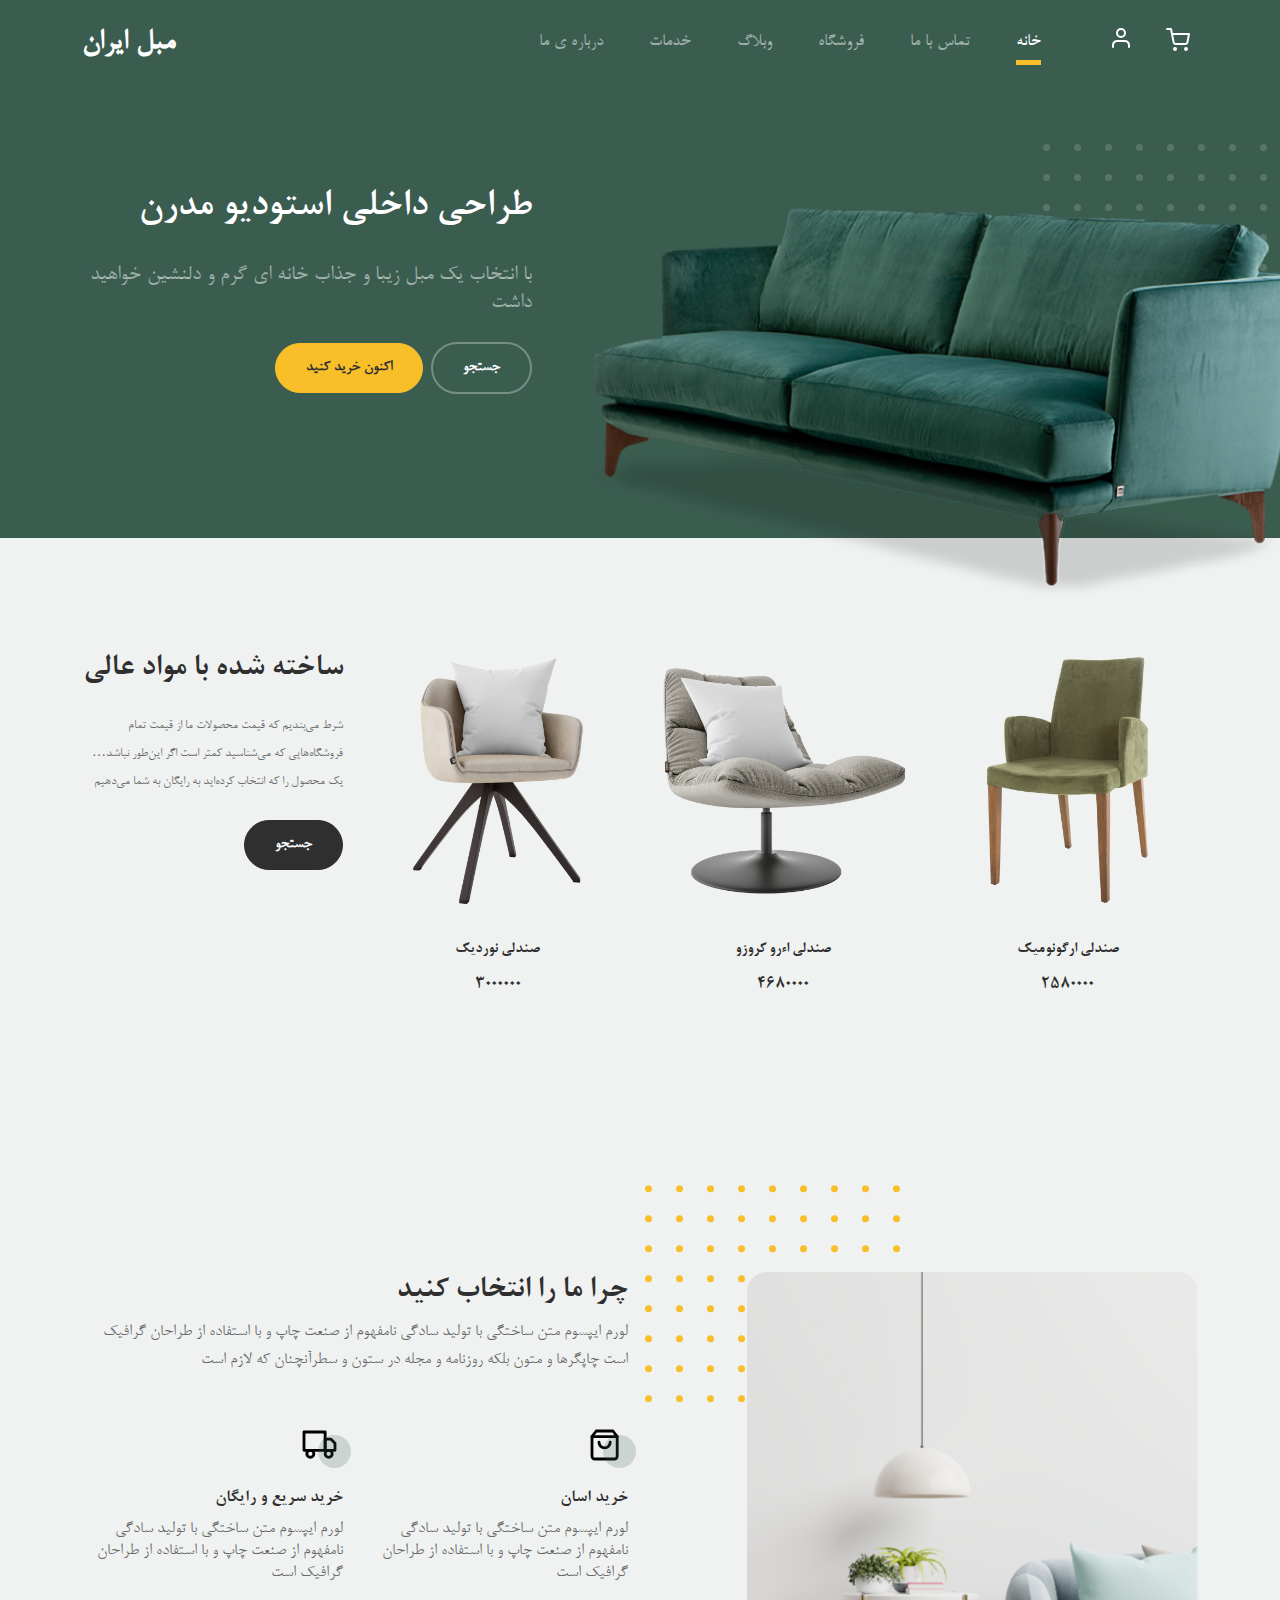
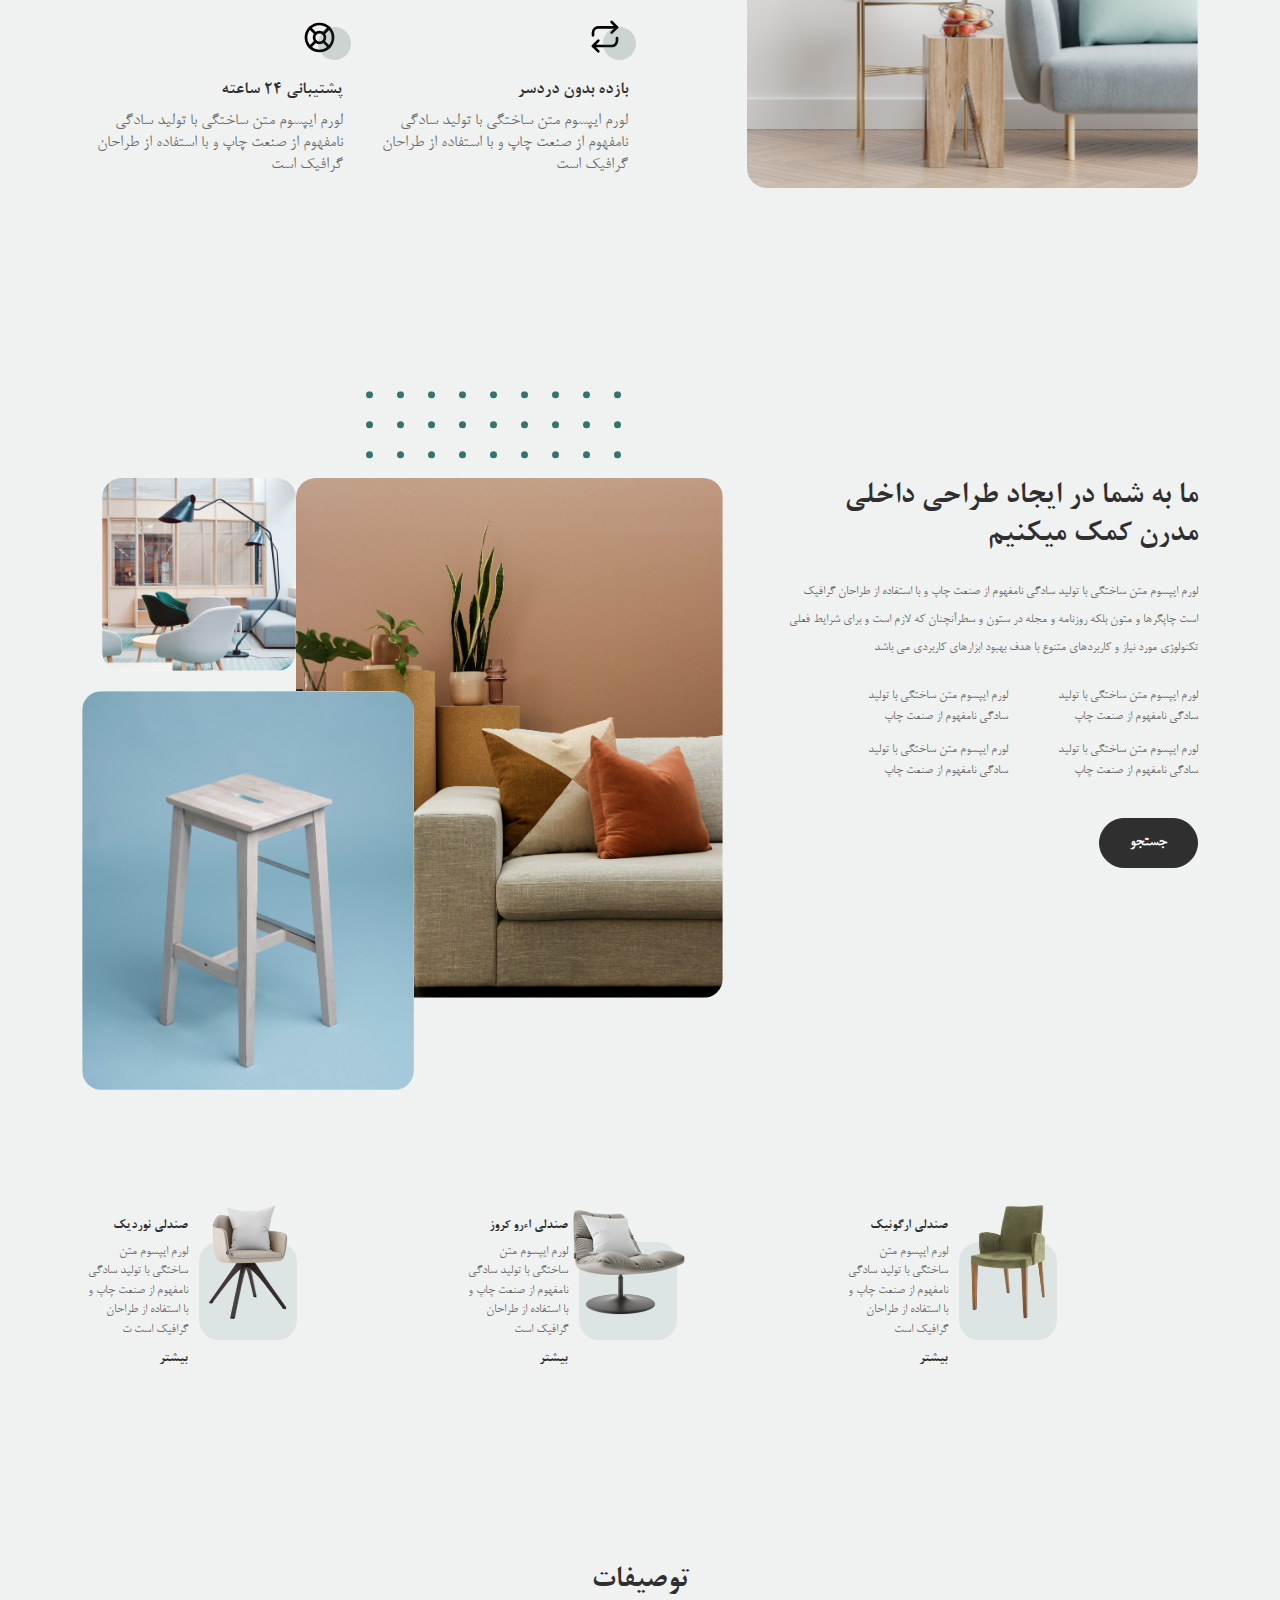
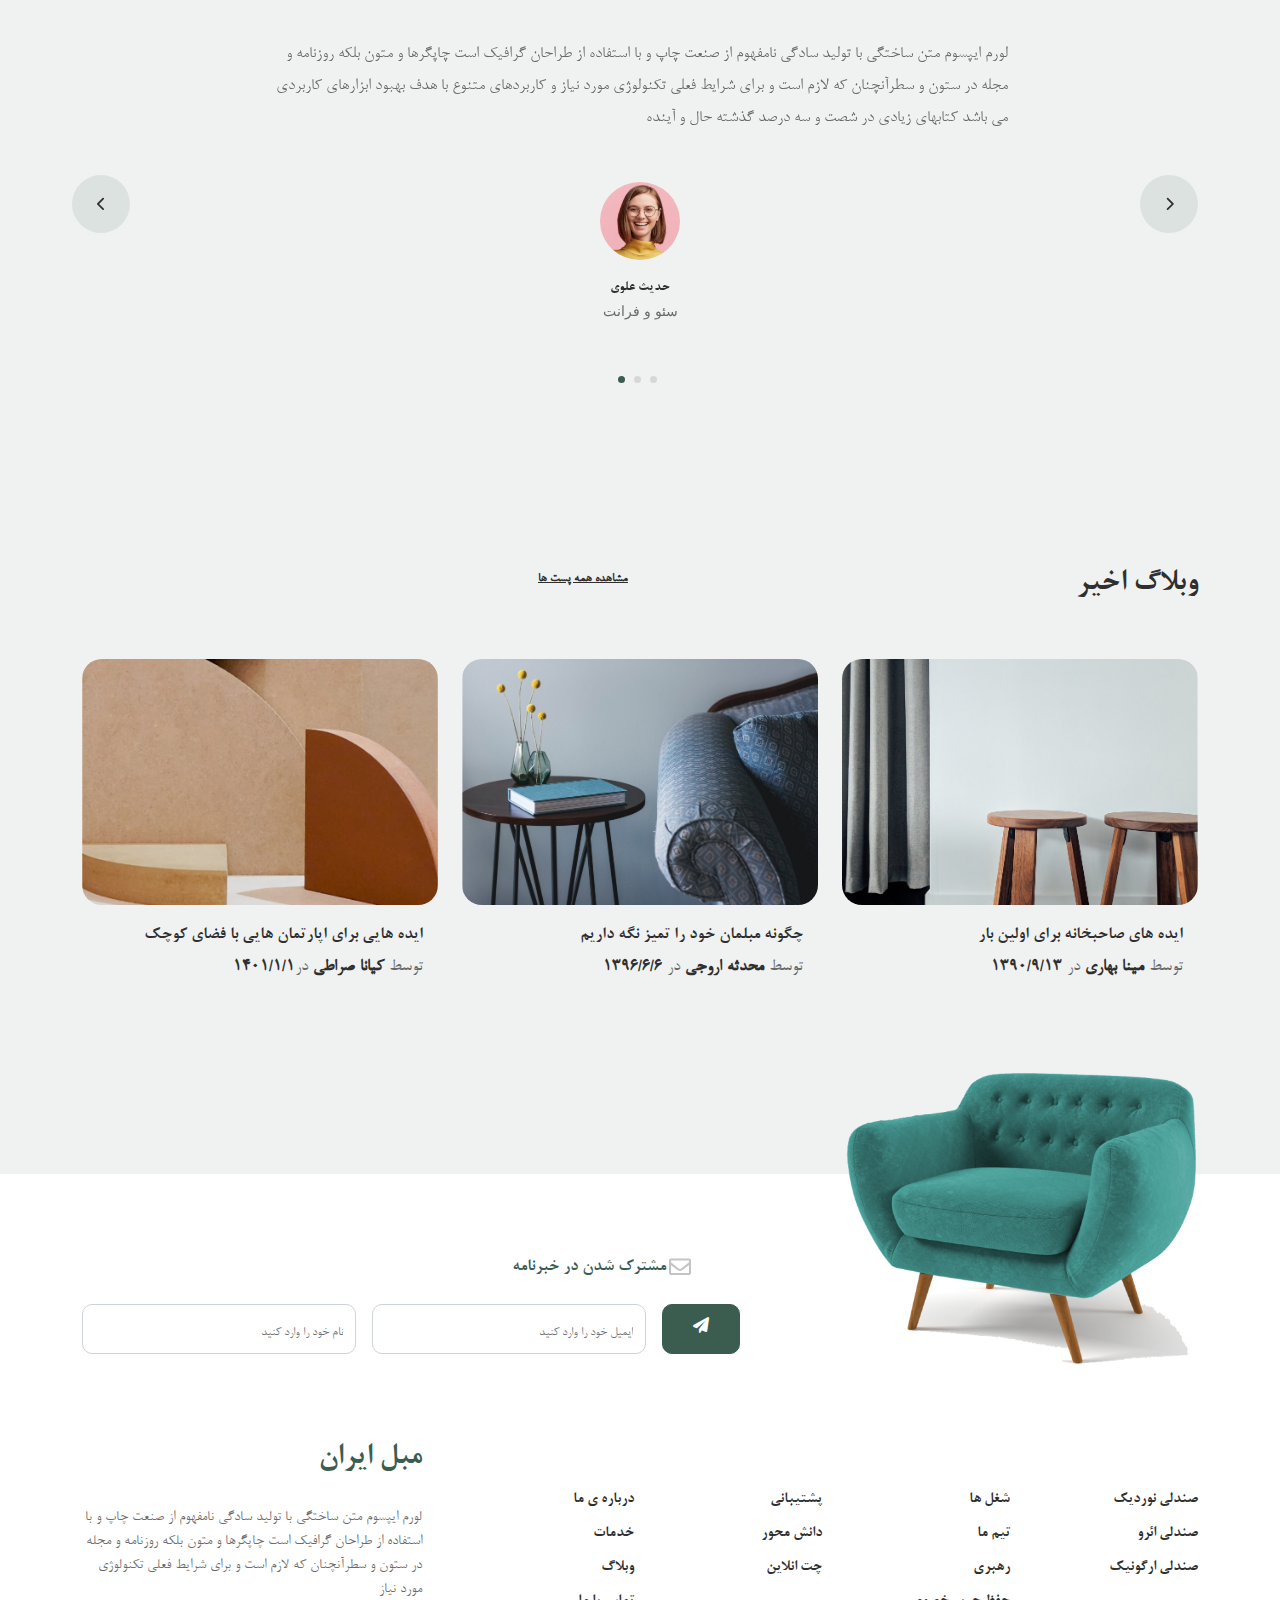
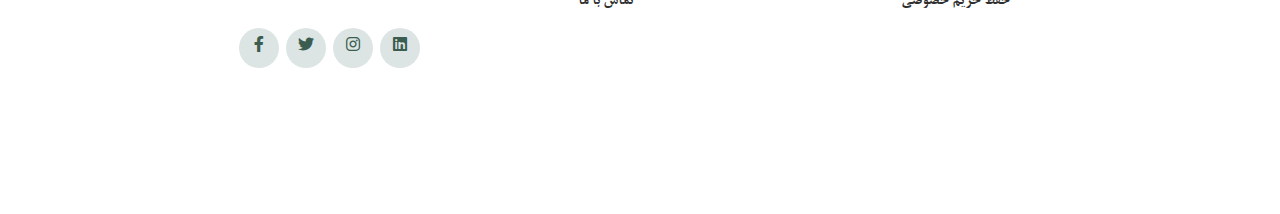
<file: furni-1.0.0/index.html>
<!-- /*
* Bootstrap 5
* Template Name: Furni
* Template Author: Untree.co
* Template URI: https://untree.co/
* License: https://creativecommons.org/licenses/by/3.0/
*/ -->
<!doctype html>
<html lang="en">
<head>
  <meta charset="utf-8">
  <meta name="viewport" content="width=device-width, initial-scale=1, shrink-to-fit=no">
  <meta name="author" content="Untree.co">
  <link rel="shortcut icon" href="favicon.png">

  <meta name="description" content="" />
  <meta name="keywords" content="bootstrap, bootstrap4" />

		<!-- Bootstrap CSS -->
		<link href="css/bootstrap.min.css" rel="stylesheet">
		<link href="https://cdnjs.cloudflare.com/ajax/libs/font-awesome/6.0.0-beta3/css/all.min.css" rel="stylesheet">
		<link href="css/tiny-slider.css" rel="stylesheet">
		<link href="css/style.css" rel="stylesheet">
		<title>Furni Free Bootstrap 5 Template for Furniture and Interior Design Websites by Untree.co </title>
	</head>

	<body>

		<!-- Start Header/Navigation -->
		<nav class="custom-navbar navbar navbar navbar-expand-md navbar-dark bg-dark" arial-label="Furni navigation bar">

			<div class="container">
				<a class="navbar-brand" href="index.html">مبل ایران<span></span></a>

				<button class="navbar-toggler" type="button" data-bs-toggle="collapse" data-bs-target="#navbarsFurni" aria-controls="navbarsFurni" aria-expanded="false" aria-label="Toggle navigation">
					<span class="navbar-toggler-icon"></span>
				</button>

				<div class="collapse navbar-collapse" id="navbarsFurni">
					<ul class="custom-navbar-nav navbar-nav ms-auto mb-2 mb-md-0">
						
						
						<li><a class="nav-link" href="about.html">درباره ی ما</a></li>
						<li><a class="nav-link" href="services.html">خدمات</a></li>
						<li><a class="nav-link" href="blog.html">وبلاگ</a></li>
						<li><a class="nav-link" href="shop.html">فروشگاه</a></li>
						<li><a class="nav-link" href="contact.html">تماس با ما</a></li>
						<li class="nav-item active">
							<a class="nav-link" href="index.html">خانه</a>
						</li>
					</ul>

					<ul class="custom-navbar-cta navbar-nav mb-2 mb-md-0 ms-5">
						<li><a class="nav-link" href="#"><img src="images/user.svg"></a></li>
						<li><a class="nav-link" href="cart.html"><img src="images/cart.svg"></a></li>
					</ul>
				</div>
			</div>
				
		</nav>
		<!-- End Header/Navigation -->

		<!-- Start Hero Section -->
			<div class="hero">
				<div class="container">
					<div class="row justify-content-between">
						<div class="col-lg-5">
							<div class="intro-excerpt">
								<h1>طراحی داخلی <span clsas="d-block">استودیو مدرن </span></h1>
								<p class="mb-4">با انتخاب یک مبل زیبا و جذاب خانه ای گرم و دلنشین خواهید داشت</p>
								<p><a href="" class="btn btn-secondary me-2">اکنون خرید کنید</a><a href="#" class="btn btn-white-outline">جستجو</a></p>
							</div>
						</div>
						<div class="col-lg-7">
							<div class="hero-img-wrap">
								<img src="images/couch.png" class="img-fluid">
							</div>
						</div>
					</div>
				</div>
			</div>
		<!-- End Hero Section -->

		<!-- Start Product Section -->
		<div class="product-section">
			<div class="container">
				<div class="row">

					<!-- Start Column 1 -->
					<div class="col-md-12 col-lg-3 mb-5 mb-lg-0">
						<h2 class="mb-4 section-title">ساخته شده با مواد عالی</h2>
						<p class="mb-4">شرط می‌بندیم که
							قیمت محصولات ما از قیمت تمام فروشگاه‌هایی که می‌شناسید کمتر است
							اگر این‌طور نباشد…
							یک محصول را که انتخاب کرده‌اید به رایگان به شما می‌دهیم</p>
						<p><a href="shop.html" class="btn">جستجو</a></p>
					</div> 
					<!-- End Column 1 -->

					<!-- Start Column 2 -->
					<div class="col-12 col-md-4 col-lg-3 mb-5 mb-md-0">
						<a class="product-item" href="cart.html">
							<img src="images/product-1.png" class="img-fluid product-thumbnail">
							<h3 class="product-title">صندلی نوردیک</h3>
							<strong class="product-price">3000000</strong>

							<span class="icon-cross">
								<img src="images/cross.svg" class="img-fluid">
							</span>
						</a>
					</div> 
					<!-- End Column 2 -->

					<!-- Start Column 3 -->
					<div class="col-12 col-md-4 col-lg-3 mb-5 mb-md-0">
						<a class="product-item" href="cart.html">
							<img src="images/product-2.png" class="img-fluid product-thumbnail">
							<h3 class="product-title">صندلی اءرو کروزو</h3>
							<strong class="product-price">4680000</strong>

							<span class="icon-cross">
								<img src="images/cross.svg" class="img-fluid">
							</span>
						</a>
					</div>
					<!-- End Column 3 -->

					<!-- Start Column 4 -->
					<div class="col-12 col-md-4 col-lg-3 mb-5 mb-md-0">
						<a class="product-item" href="cart.html">
							<img src="images/product-3.png" class="img-fluid product-thumbnail">
							<h3 class="product-title">صندلی ارگونومیک</h3>
							<strong class="product-price">2580000</strong>

							<span class="icon-cross">
								<img src="images/cross.svg" class="img-fluid">
							</span>
						</a>
					</div>
					<!-- End Column 4 -->

				</div>
			</div>
		</div>
		<!-- End Product Section -->

		<!-- Start Why Choose Us Section -->
		<div class="why-choose-section">
			<div class="container">
				<div class="row justify-content-between">
					<div class="col-lg-6">
						<h2 class="section-title">چرا ما را انتخاب کنید</h2>
						<p>لورم ایپسوم متن ساختگی با تولید سادگی نامفهوم از صنعت چاپ و با استفاده از طراحان گرافیک است چاپگرها و متون بلکه روزنامه و مجله در ستون و سطرآنچنان که لازم است</p>

						<div class="row my-5">
							<div class="col-6 col-md-6">
								<div class="feature">
									<div class="icon">
										<img src="images/truck.svg" alt="Image" class="imf-fluid">
									</div>
									<h3>خرید سریع و رایگان </h3>
									<p>لورم ایپسوم متن ساختگی با تولید سادگی نامفهوم از صنعت چاپ و با استفاده از طراحان گرافیک است</p>
								</div>
							</div>

							<div class="col-6 col-md-6">
								<div class="feature">
									<div class="icon">
										<img src="images/bag.svg" alt="Image" class="imf-fluid">
									</div>
									<h3>خرید اسان</h3>
									<p>لورم ایپسوم متن ساختگی با تولید سادگی نامفهوم از صنعت چاپ و با استفاده از طراحان گرافیک است</p>
								</div>
							</div>

							<div class="col-6 col-md-6">
								<div class="feature">
									<div class="icon">
										<img src="images/support.svg" alt="Image" class="imf-fluid">
									</div>
									<h3>پشتیبانی 24 ساعته</h3>
									<p>لورم ایپسوم متن ساختگی با تولید سادگی نامفهوم از صنعت چاپ و با استفاده از طراحان گرافیک است</p>
								</div>
							</div>

							<div class="col-6 col-md-6">
								<div class="feature">
									<div class="icon">
										<img src="images/return.svg" alt="Image" class="imf-fluid">
									</div>
									<h3>بازده بدون دردسر</h3>
									<p>لورم ایپسوم متن ساختگی با تولید سادگی نامفهوم از صنعت چاپ و با استفاده از طراحان گرافیک است</p>
								</div>
							</div>

						</div>
					</div>

					<div class="col-lg-5">
						<div class="img-wrap">
							<img src="images/why-choose-us-img.jpg" alt="Image" class="img-fluid">
						</div>
					</div>

				</div>
			</div>
		</div>
		<!-- End Why Choose Us Section -->

		<!-- Start We Help Section -->
		<div class="we-help-section">
			<div class="container">
				<div class="row justify-content-between">
					<div class="col-lg-7 mb-5 mb-lg-0">
						<div class="imgs-grid">
							<div class="grid grid-1"><img src="images/img-grid-1.jpg" alt="Untree.co"></div>
							<div class="grid grid-2"><img src="images/img-grid-2.jpg" alt="Untree.co"></div>
							<div class="grid grid-3"><img src="images/img-grid-3.jpg" alt="Untree.co"></div>
						</div>
					</div>
					<div class="col-lg-5 ps-lg-5">
						<h2 class="section-title mb-4"> ما به شما در ایجاد طراحی داخلی مدرن کمک میکنیم</h2>
						<p>لورم ایپسوم متن ساختگی با تولید سادگی نامفهوم از صنعت چاپ و با استفاده از طراحان گرافیک است چاپگرها و متون بلکه روزنامه و مجله در ستون و سطرآنچنان که لازم است و برای شرایط فعلی تکنولوژی مورد نیاز و کاربردهای متنوع با هدف بهبود ابزارهای کاربردی می باشد</p>

						<ul class="list-unstyled custom-list my-4">
							<li>لورم ایپسوم متن ساختگی با تولید سادگی نامفهوم از صنعت چاپ</li>
							<li>لورم ایپسوم متن ساختگی با تولید سادگی نامفهوم از صنعت چاپ</li>
							<li>لورم ایپسوم متن ساختگی با تولید سادگی نامفهوم از صنعت چاپ</li>
							<li>لورم ایپسوم متن ساختگی با تولید سادگی نامفهوم از صنعت چاپ</li>
						</ul>
						<p><a herf="#" class="btn">جستجو</a></p>
					</div>
				</div>
			</div>
		</div>
		<!-- End We Help Section -->

		<!-- Start Popular Product -->
		<div class="popular-product">
			<div class="container">
				<div class="row">

					<div class="col-12 col-md-6 col-lg-4 mb-4 mb-lg-0">
						<div class="product-item-sm d-flex">
							<div class="thumbnail">
								<img src="images/product-1.png" alt="Image" class="img-fluid">
							</div>
							<div class="pt-3">
								<h3>صندلی نوردیک</h3>
								<p>لورم ایپسوم متن ساختگی با تولید سادگی نامفهوم از صنعت چاپ و با استفاده از طراحان گرافیک است ت</p>
								<p><a href="#">بیشتر</a></p>
							</div>
						</div>
					</div>

					<div class="col-12 col-md-6 col-lg-4 mb-4 mb-lg-0">
						<div class="product-item-sm d-flex">
							<div class="thumbnail">
								<img src="images/product-2.png" alt="Image" class="img-fluid">
							</div>
							<div class="pt-3">
								<h3>صندلی اءرو کروز</h3>
								<p> لورم ایپسوم متن ساختگی با تولید سادگی نامفهوم از صنعت چاپ و با استفاده از طراحان گرافیک است</p>
								<p><a href="#">بیشتر</a></p>
							</div>
						</div>
					</div>

					<div class="col-12 col-md-6 col-lg-4 mb-4 mb-lg-0">
						<div class="product-item-sm d-flex">
							<div class="thumbnail">
								<img src="images/product-3.png" alt="Image" class="img-fluid">
							</div>
							<div class="pt-3">
								<h3>صندلی ارگونیک</h3>
								<p> لورم ایپسوم متن ساختگی با تولید سادگی نامفهوم از صنعت چاپ و با استفاده از طراحان گرافیک است</p>
								<p><a href="#">بیشتر</a></p>
							</div>
						</div>
					</div>

				</div>
			</div>
		</div>
		<!-- End Popular Product -->

		<!-- Start Testimonial Slider -->
		<div class="testimonial-section">
			<div class="container">
				<div class="row">
					<div class="col-lg-7 mx-auto text-center">
						<h2 class="section-title">توصیفات</h2>
					</div>
				</div>

				<div class="row justify-content-center">
					<div class="col-lg-12">
						<div class="testimonial-slider-wrap text-center">

							<div id="testimonial-nav">
								<span class="prev" data-controls="prev"><span class="fa fa-chevron-left"></span></span>
								<span class="next" data-controls="next"><span class="fa fa-chevron-right"></span></span>
							</div>

							<div class="testimonial-slider">
								
								<div class="item">
									<div class="row justify-content-center">
										<div class="col-lg-8 mx-auto">

											<div class="testimonial-block text-center">
												<blockquote class="mb-5">
													<p>لورم ایپسوم متن ساختگی با تولید سادگی نامفهوم از صنعت چاپ و با استفاده از طراحان گرافیک است چاپگرها و متون بلکه روزنامه و مجله در ستون و سطرآنچنان که لازم است و برای شرایط فعلی تکنولوژی مورد نیاز و کاربردهای متنوع با هدف بهبود ابزارهای کاربردی می باشد کتابهای زیادی در شصت و سه درصد گذشته حال و آینده</p>
												</blockquote>

												<div class="author-info">
													<div class="author-pic">
														<img src="images/person-1.png" alt="Maria Jones" class="img-fluid">
													</div>
													<h3 class="font-weight-bold">حدیث علوی</h3>
													<span class="position d-block mb-3"> سئو و فرانت</span>
												</div> 
											</div>

										</div>
									</div>
								</div> 
								<!-- END item -->

								<div class="item">
									<div class="row justify-content-center">
										<div class="col-lg-8 mx-auto">

											<div class="testimonial-block text-center">
												<blockquote class="mb-5">
													<p>لورم ایپسوم متن ساختگی با تولید سادگی نامفهوم از صنعت چاپ و با استفاده از طراحان گرافیک است چاپگرها و متون بلکه روزنامه و مجله در ستون و سطرآنچنان که لازم است و برای شرایط فعلی تکنولوژی مورد نیاز و کاربردهای متنوع با هدف بهبود ابزارهای کاربردی می باشد کتابهای زیادی در شصت و سه درصد گذشته حال و آینده</p>
												</blockquote>

												<div class="author-info">
													<div class="author-pic">
														<img src="images/person-1.png" alt="Maria Jones" class="img-fluid">
													</div>
													<h3 class="font-weight-bold">حدیث علوی</h3>
													<span class="position d-block mb-3">سئو ، فرانت</span>
												</div>
											</div>

										</div>
									</div>
								</div> 
								<!-- END item -->

								<div class="item">
									<div class="row justify-content-center">
										<div class="col-lg-8 mx-auto">

											<div class="testimonial-block text-center">
												<blockquote class="mb-5">
													<p>لورم ایپسوم متن ساختگی با تولید سادگی نامفهوم از صنعت چاپ و با استفاده از طراحان گرافیک است چاپگرها و متون بلکه روزنامه و مجله در ستون و سطرآنچنان که لازم است و برای شرایط فعلی تکنولوژی مورد نیاز و کاربردهای متنوع با هدف بهبود ابزارهای کاربردی می باشد کتابهای زیادی در شصت و سه درصد گذشته حال و آینده</p>
												</blockquote>

												<div class="author-info">
													<div class="author-pic">
														<img src="images/person-1.png" alt="Maria Jones" class="img-fluid">
													</div>
													<h3 class="font-weight-bold">حدیث علوی</h3>
													<span class="position d-block mb-3">سئو و فرانت</span>
												</div>
											</div>

										</div>
									</div>
								</div> 
								<!-- END item -->

							</div>

						</div>
					</div>
				</div>
			</div>
		</div>
		<!-- End Testimonial Slider -->

		<!-- Start Blog Section -->
		<div class="blog-section">
			<div class="container">
				<div class="row mb-5">
					<div class="col-md-6">
						<h2 class="section-title">وبلاگ اخیر</h2>
					</div>
					<div class="col-md-6 text-start text-md-end">
						<a href="#" class="more">مشاهده همه پست ها</a>
					</div>
				</div>

				<div class="row">

					<div class="col-12 col-sm-6 col-md-4 mb-4 mb-md-0">
						<div class="post-entry">
							<a href="#" class="post-thumbnail"><img src="images/post-1.jpg" alt="Image" class="img-fluid"></a>
							<div class="post-content-entry">
								<h3><a href="#">ایده های صاحبخانه برای اولین بار</a></h3>
								<div class="meta">
									<span>توسط <a href="#">مینا بهاری</a></span> <span>در <a href="#">1390/9/13</a></span>
								</div>
							</div>
						</div>
					</div>

					<div class="col-12 col-sm-6 col-md-4 mb-4 mb-md-0">
						<div class="post-entry">
							<a href="#" class="post-thumbnail"><img src="images/post-2.jpg" alt="Image" class="img-fluid"></a>
							<div class="post-content-entry">
								<h3><a href="#">چگونه مبلمان خود را تمیز نگه داریم</a></h3>
								<div class="meta">
									<span>توسط <a href="#">محدثه اروجی</a></span> <span>در <a href="#">1396/6/6</a></span>
								</div>
							</div>
						</div>
					</div>

					<div class="col-12 col-sm-6 col-md-4 mb-4 mb-md-0">
						<div class="post-entry">
							<a href="#" class="post-thumbnail"><img src="images/post-3.jpg" alt="Image" class="img-fluid"></a>
							<div class="post-content-entry">
								<h3><a href="#">ایده هایی برای اپارتمان هایی با فضای کوچک</a></h3>
								<div class="meta">
									<span>توسط <a href="#">کیانا صراطی</a></span> <span>در<a href="#">1401/1/1</a></span>
								</div>
							</div>
						</div>
					</div>

				</div>
			</div>
		</div>
		<!-- End Blog Section -->	

		<!-- Start Footer Section -->
		<footer class="footer-section">
			<div class="container relative">

				<div class="sofa-img">
					<img src="images/sofa.png" alt="Image" class="img-fluid">
				</div>

				<div class="row">
					<div class="col-lg-8">
						<div class="subscription-form">
							<h3 class="d-flex align-items-center"><span class="me-1"><img src="images/envelope-outline.svg" alt="Image" class="img-fluid"></span><span>مشترک شدن در خبرنامه</span></h3>

							<form action="#" class="row g-3">
								<div class="col-auto">
									<input type="text" class="form-control" placeholder="نام خود را وارد کنید">
								</div>
								<div class="col-auto">
									<input type="email" class="form-control" placeholder="ایمیل خود را وارد کنید">
								</div>
								<div class="col-auto">
									<button class="btn btn-primary">
										<span class="fa fa-paper-plane"></span>
									</button>
								</div>
							</form>

						</div>
					</div>
				</div>

				<div class="row g-5 mb-5">
					<div class="col-lg-4">
						<div class="mb-4 footer-logo-wrap"><a href="#" class="footer-logo">مبل ایران<span></span></a></div>
						<p class="mb-4">لورم ایپسوم متن ساختگی با تولید سادگی نامفهوم از صنعت چاپ و با استفاده از طراحان گرافیک است چاپگرها و متون بلکه روزنامه و مجله در ستون و سطرآنچنان که لازم است و برای شرایط فعلی تکنولوژی مورد نیاز </p>

						<ul class="list-unstyled custom-social">
							<li><a href="#"><span class="fa fa-brands fa-facebook-f"></span></a></li>
							<li><a href="#"><span class="fa fa-brands fa-twitter"></span></a></li>
							<li><a href="#"><span class="fa fa-brands fa-instagram"></span></a></li>
							<li><a href="#"><span class="fa fa-brands fa-linkedin"></span></a></li>
						</ul>
					</div>

					<div class="col-lg-8">
						<div class="row links-wrap">
							<div class="col-6 col-sm-6 col-md-3">
								<ul class="list-unstyled">
									<li><a href="#">درباره ی ما</a></li>
									<li><a href="#">خدمات</a></li>
									<li><a href="#">وبلاگ</a></li>
									<li><a href="#">تماس با ما</a></li>
								</ul>
							</div>

							<div class="col-6 col-sm-6 col-md-3">
								<ul class="list-unstyled">
									<li><a href="#">پشتیبانی</a></li>
									<li><a href="#">دانش محور</a></li>
									<li><a href="#">چت انلاین</a></li>
								</ul>
							</div>

							<div class="col-6 col-sm-6 col-md-3">
								<ul class="list-unstyled">
									<li><a href="#">شغل ها</a></li>
									<li><a href="#">تیم ما</a></li>
									<li><a href="#">رهبری</a></li>
									<li><a href="#">حفظ حریم خصوصی</a></li>
								</ul>
							</div>

							<div class="col-6 col-sm-6 col-md-3">
								<ul class="list-unstyled">
									<li><a href="#">صندلی نوردیک</a></li>
									<li><a href="#">صندلی ائرو</a></li>
									<li><a href="#">صندلی ارگونیک</a></li>
								</ul>
							</div>
						</div>
					</div>

				</div>

				<!-- <div class="border-top copyright">
					<div class="row pt-4">
						<div class="col-lg-6">
							<p class="mb-2 text-center text-lg-start">Copyright &copy;<script>document.write(new Date().getFullYear());</script>. All Rights Reserved. &mdash; Designed with love by <a href="https://untree.co">Untree.co</a> Distributed By <a hreff="https://themewagon.com">ThemeWagon</a>  <!-- License information: https://untree.co/license/ -->
            </p>
						<!-- </div> --> 

						<!-- <div class="col-lg-6 text-center text-lg-end">
							<ul class="list-unstyled d-inline-flex ms-auto">
								<li class="me-4"><a href="#">Terms &amp; Conditions</a></li>
								<li><a href="#">Privacy Policy</a></li>
							</ul>
						</div> -->

					<!-- </div>
				</div>

			</div> -->
		</footer>
		<!-- End Footer Section -->	


		<script src="js/bootstrap.bundle.min.js"></script>
		<script src="js/tiny-slider.js"></script>
		<script src="js/custom.js"></script>
	</body>

</html>
</file>
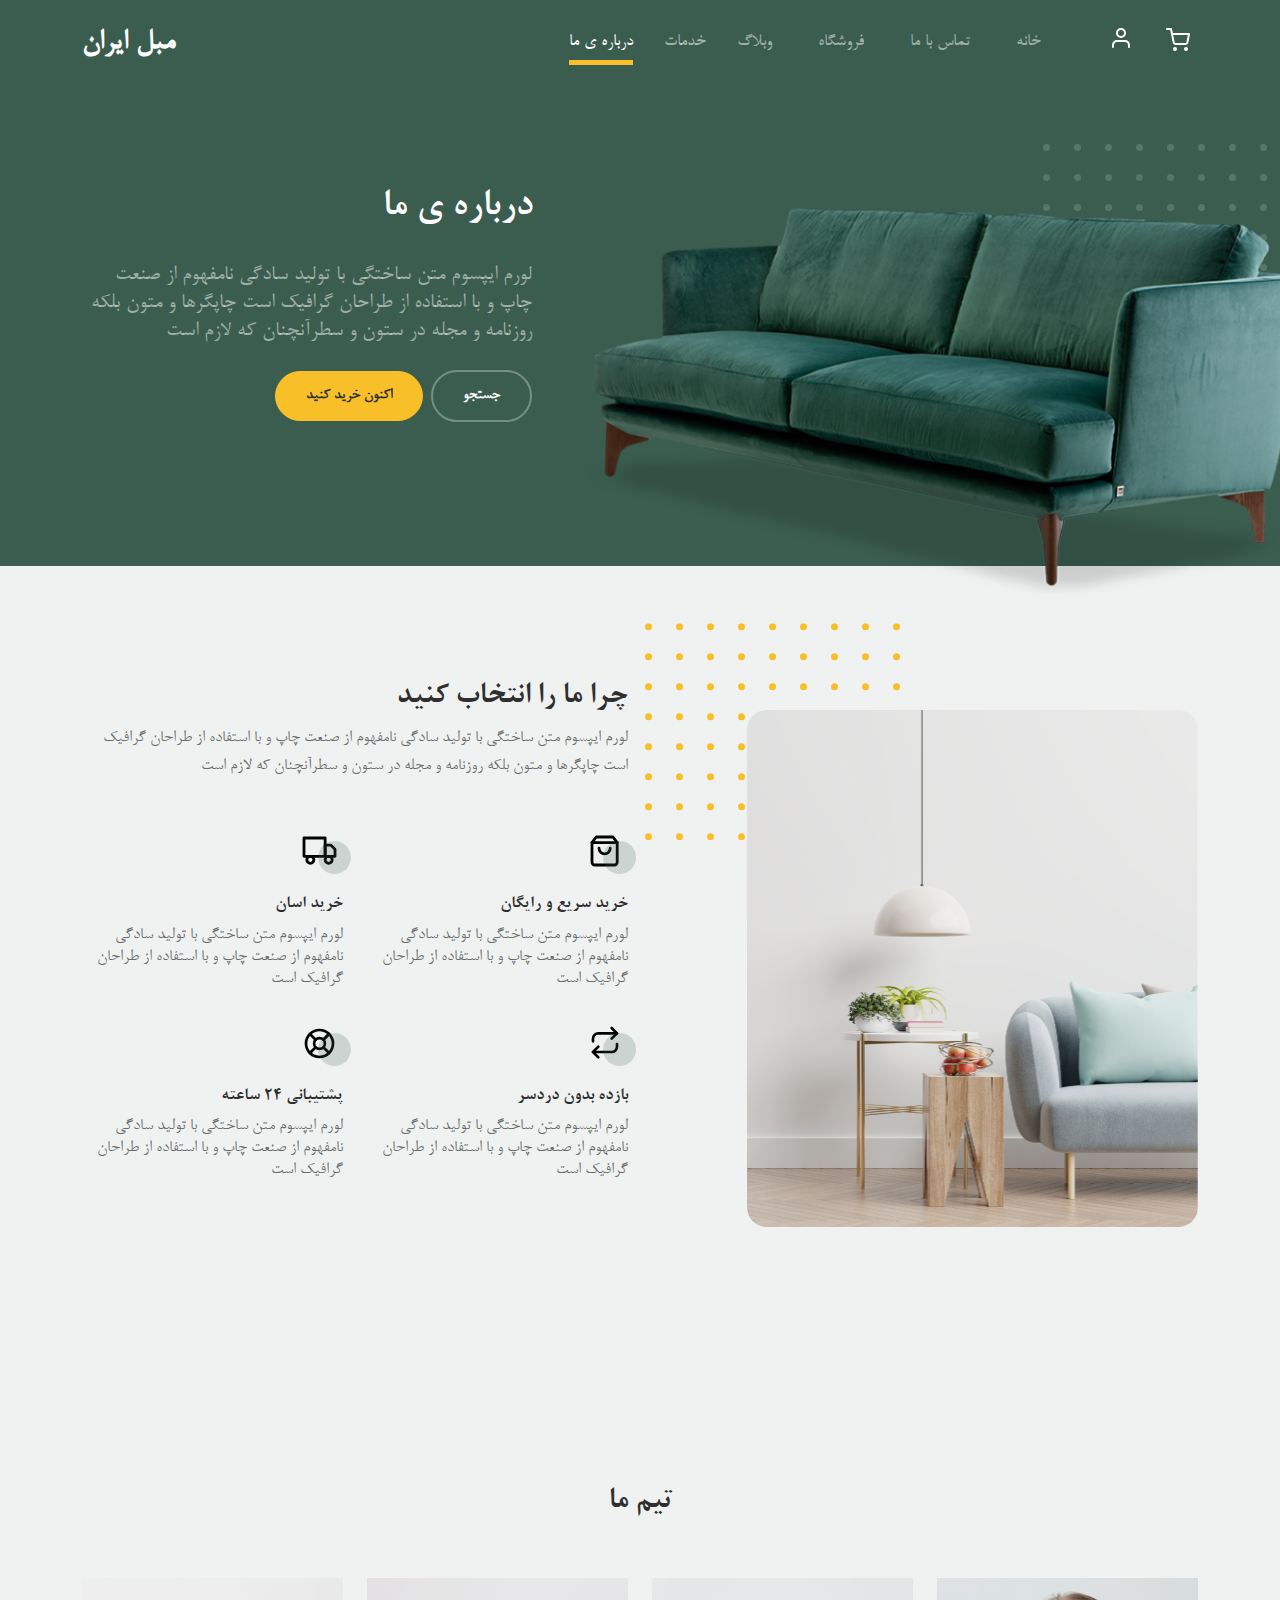
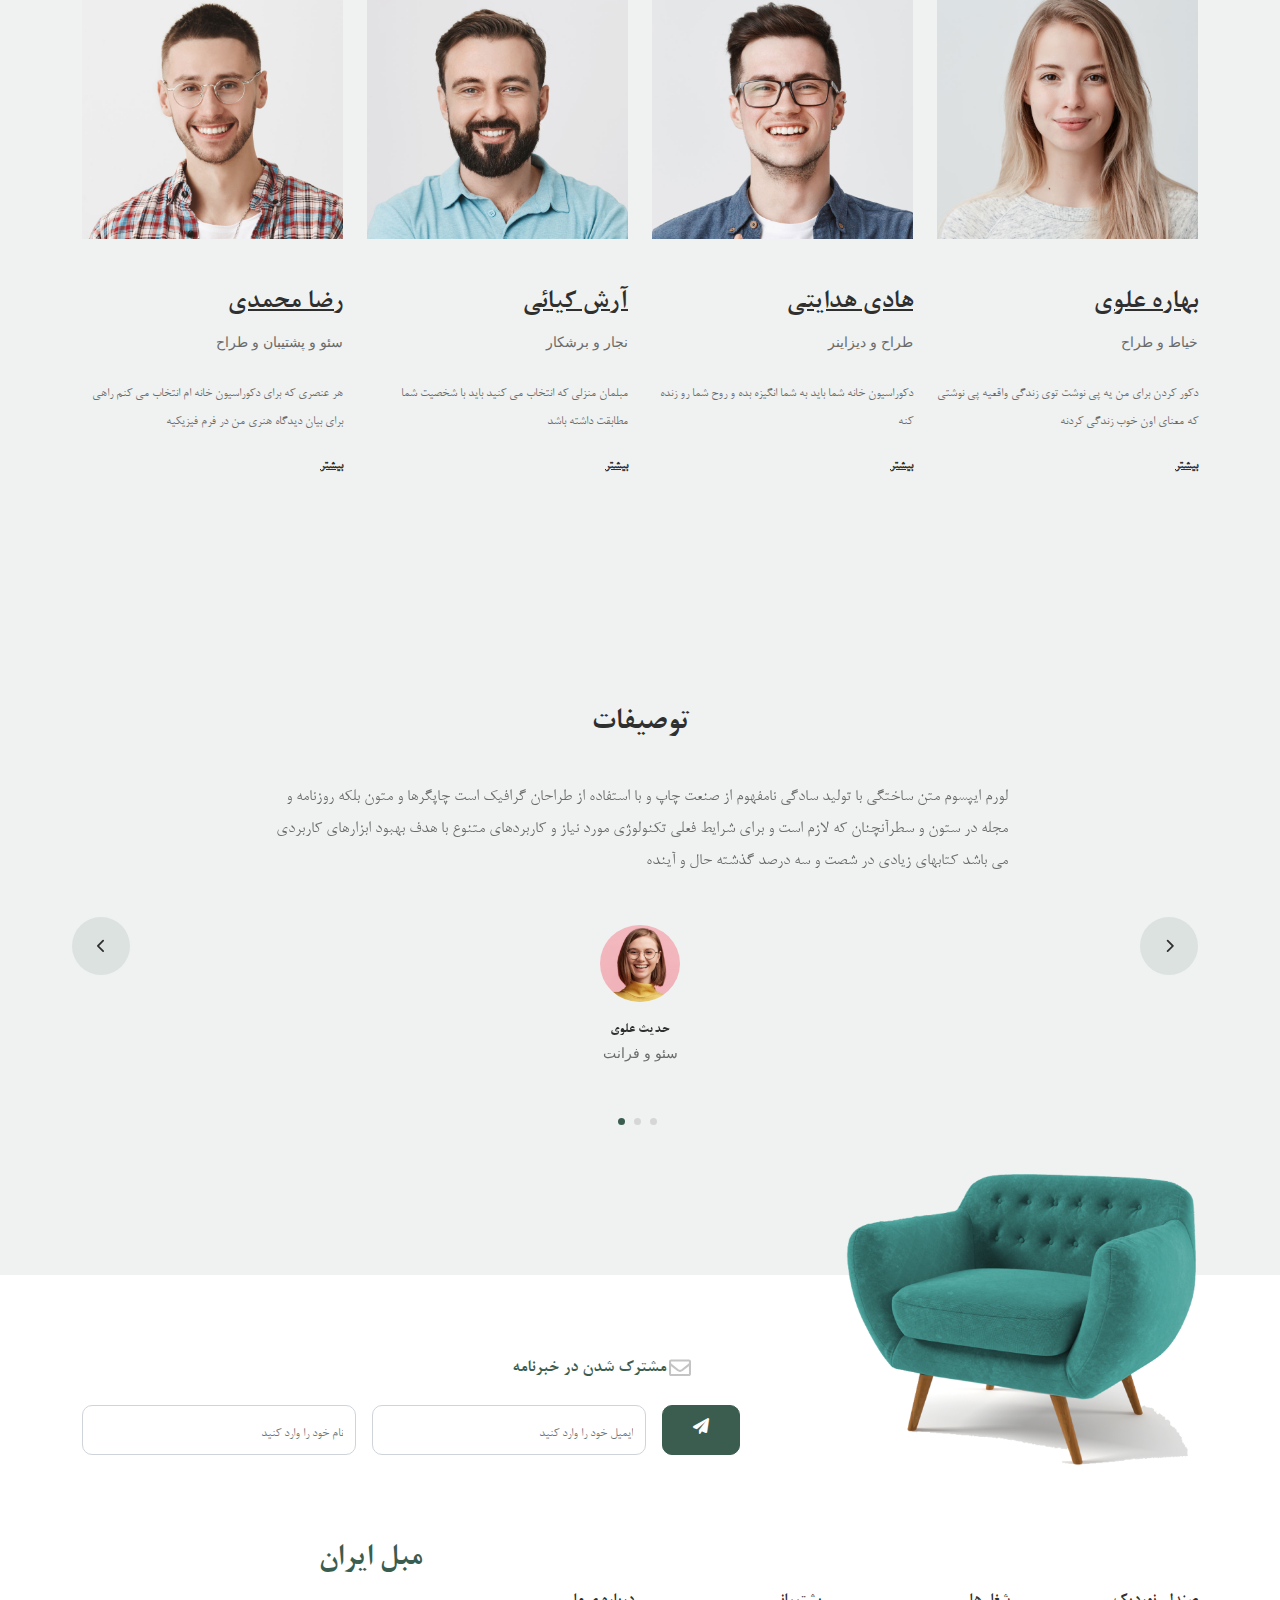
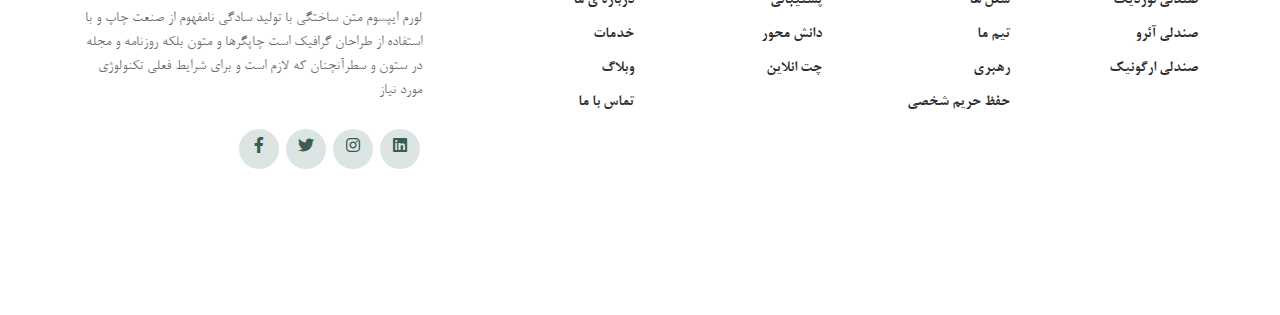
<file: furni-1.0.0/about.html>
<!-- /*
* Bootstrap 5
* Template Name: Furni
* Template Author: Untree.co
* Template URI: https://untree.co/
* License: https://creativecommons.org/licenses/by/3.0/
*/ -->
<!doctype html>
<html lang="en">
<head>
  <meta charset="utf-8">
  <meta name="viewport" content="width=device-width, initial-scale=1, shrink-to-fit=no">
  <meta name="author" content="Untree.co">
  <link rel="shortcut icon" href="favicon.png">

  <meta name="description" content="" />
  <meta name="keywords" content="bootstrap, bootstrap4" />

		<!-- Bootstrap CSS -->
		<link href="css/bootstrap.min.css" rel="stylesheet">
		<link href="https://cdnjs.cloudflare.com/ajax/libs/font-awesome/6.0.0-beta3/css/all.min.css" rel="stylesheet">
		<link href="css/tiny-slider.css" rel="stylesheet">
		<link href="css/style.css" rel="stylesheet">
		<title>Furni Free Bootstrap 5 Template for Furniture and Interior Design Websites by Untree.co </title>
	</head>

	<body>

		<!-- Start Header/Navigation -->
		<nav class="custom-navbar navbar navbar navbar-expand-md navbar-dark bg-dark" arial-label="Furni navigation bar">

			<div class="container">
				<a class="navbar-brand" href="index.html">مبل ایران<span></span></a>

				<button class="navbar-toggler" type="button" data-bs-toggle="collapse" data-bs-target="#navbarsFurni" aria-controls="navbarsFurni" aria-expanded="false" aria-label="Toggle navigation">
					<span class="navbar-toggler-icon"></span>
				</button>

				<div class="collapse navbar-collapse" id="navbarsFurni">
					<ul class="custom-navbar-nav navbar-nav ms-auto mb-2 mb-md-0">
						
						<li class="nav-item active"><a class="nav-link" href="about.html">درباره ی ما</a></li>
						<a class="nav-link" href="services.html">خدمات</a></li>
						<li><a class="nav-link" href="blog.html">وبلاگ</a></li>
						<li><a class="nav-link" href="shop.html">فروشگاه</a></li>
						<li><a class="nav-link" href="contact.html">تماس با ما</a></li>
						
							<li><a class="nav-link" href="index.html">خانه</a></li>
						
						
						
					</ul>

					<ul class="custom-navbar-cta navbar-nav mb-2 mb-md-0 ms-5">
						<li><a class="nav-link" href="#"><img src="images/user.svg"></a></li>
						<li><a class="nav-link" href="cart.html"><img src="images/cart.svg"></a></li>
					</ul>
				</div>
			</div>
				
		</nav>
		<!-- End Header/Navigation -->

		<!-- Start Hero Section -->
			<div class="hero">
				<div class="container">
					<div class="row justify-content-between">
						<div class="col-lg-5">
							<div class="intro-excerpt">
								<h1>درباره ی ما</h1>
								<p class="mb-4">لورم ایپسوم متن ساختگی با تولید سادگی نامفهوم از صنعت چاپ و با استفاده از طراحان گرافیک است چاپگرها و متون بلکه روزنامه و مجله در ستون و سطرآنچنان که لازم است</p>
								<p><a href="" class="btn btn-secondary me-2">اکنون خرید کنید</a><a href="#" class="btn btn-white-outline">جستجو</a></p>
							</div>
						</div>
						<div class="col-lg-7">
							<div class="hero-img-wrap">
								<img src="images/couch.png" class="img-fluid">
							</div>
						</div>
					</div>
				</div>
			</div>
		<!-- End Hero Section -->

		

		<!-- Start Why Choose Us Section -->
		<div class="why-choose-section">
			<div class="container">
				<div class="row justify-content-between align-items-center">
					<div class="col-lg-6">
						<h2 class="section-title">چرا ما را انتخاب کنید</h2>
						<p>

							لورم ایپسوم متن ساختگی با تولید سادگی نامفهوم از صنعت چاپ و با استفاده از طراحان گرافیک است چاپگرها و متون بلکه روزنامه و مجله در ستون و سطرآنچنان که لازم است</p>

						<div class="row my-5">
							<div class="col-6 col-md-6">
								<div class="feature">
									<div class="icon">
										<img src="images/truck.svg" alt="Image" class="imf-fluid">
									</div>
									<h3>خرید اسان</h3>
									<p>لورم ایپسوم متن ساختگی با تولید سادگی نامفهوم از صنعت چاپ و با استفاده از طراحان گرافیک است</p>
								</div>
							</div>

							<div class="col-6 col-md-6">
								<div class="feature">
									<div class="icon">
										<img src="images/bag.svg" alt="Image" class="imf-fluid">
									</div>
									<h3>خرید سریع و رایگان</h3>
									<p>لورم ایپسوم متن ساختگی با تولید سادگی نامفهوم از صنعت چاپ و با استفاده از طراحان گرافیک است</p>
								</div>
							</div>

							<div class="col-6 col-md-6">
								<div class="feature">
									<div class="icon">
										<img src="images/support.svg" alt="Image" class="imf-fluid">
									</div>
									<h3>پشتیبانی 24 ساعته</h3>
									<p>لورم ایپسوم متن ساختگی با تولید سادگی نامفهوم از صنعت چاپ و با استفاده از طراحان گرافیک است</p>
								</div>
							</div>

							<div class="col-6 col-md-6">
								<div class="feature">
									<div class="icon">
										<img src="images/return.svg" alt="Image" class="imf-fluid">
									</div>
									<h3>بازده بدون دردسر</h3>
									<p>لورم ایپسوم متن ساختگی با تولید سادگی نامفهوم از صنعت چاپ و با استفاده از طراحان گرافیک است</p>
								</div>
							</div>

						</div>
					</div>

					<div class="col-lg-5">
						<div class="img-wrap">
							<img src="images/why-choose-us-img.jpg" alt="Image" class="img-fluid">
						</div>
					</div>

				</div>
			</div>
		</div>
		<!-- End Why Choose Us Section -->

		<!-- Start Team Section -->
		<div class="untree_co-section">
			<div class="container">

				<div class="row mb-5">
					<div class="col-lg-5 mx-auto text-center">
						<h2 class="section-title">تیم ما</h2>
					</div>
				</div>

				<div class="row">

					<!-- Start Column 1 -->
					<div class="col-12 col-md-6 col-lg-3 mb-5 mb-md-0">
						<img src="images/person_1.jpg" class="img-fluid mb-5">
						<h3 clas><a href="#"><span class="">رضا</span> محمدی</a></h3>
            <span class="d-block position mb-4">سئو و پشتیبان و طراح</span>
            <p>هر عنصری که برای دکوراسیون خانه ام انتخاب می کنم
				راهی برای بیان دیدگاه هنری من در فرم فیزیکیه</p>
            <p class="mb-0"><a href="#" class="more dark">بیشتر <span class="icon-arrow_forward"></span></a></p>
					</div> 
					<!-- End Column 1 -->

					<!-- Start Column 2 -->
					<div class="col-12 col-md-6 col-lg-3 mb-5 mb-md-0">
						<img src="images/person_2.jpg" class="img-fluid mb-5">

						<h3 clas><a href="#"><span class="">آرش </span> کیائی</a></h3>
            <span class="d-block position mb-4">نجار و برشکار</span>
            <p>مبلمان منزلی که انتخاب می کنید
				باید با شخصیت شما مطابقت داشته باشد
		</p>
            <p class="mb-0"><a href="#" class="more dark">بیشتر <span class="icon-arrow_forward"></span></a></p>

					</div> 
					<!-- End Column 2 -->

					<!-- Start Column 3 -->
					<div class="col-12 col-md-6 col-lg-3 mb-5 mb-md-0">
						<img src="images/person_3.jpg" class="img-fluid mb-5">
						<h3 clas><a href="#"><span class="">هادی</span> هدایتی</a></h3>
            <span class="d-block position mb-4">طراح و دیزاینر</span>
            <p>دکوراسیون خانه شما باید به شما انگیزه بده
				و روح شما رو زنده کنه</p>
            <p class="mb-0"><a href="#" class="more dark">بیشتر <span class="icon-arrow_forward"></span></a></p>
					</div> 
					<!-- End Column 3 -->

					<!-- Start Column 4 -->
					<div class="col-12 col-md-6 col-lg-3 mb-5 mb-md-0">
						<img src="images/person_4.jpg" class="img-fluid mb-5">

						<h3 clas><a href="#"><span class="">بهاره</span> علوی</a></h3>
            <span class="d-block position mb-4">خیاط و طراح</span>
            <p>دکور کردن برای من یه پی نوشت توی زندگی واقعیه
				پی نوشتی که معنای اون خوب زندگی کردنه</p>
            <p class="mb-0"><a href="#" class="more dark">بیشتر <span class="icon-arrow_forward"></span></a></p>

          
					</div> 
					<!-- End Column 4 -->

					

				</div>
			</div>
		</div>
		<!-- End Team Section -->

		

		<!-- Start Testimonial Slider -->
		<div class="testimonial-section before-footer-section">
			<div class="container">
				<div class="row">
					<div class="col-lg-7 mx-auto text-center">
						<h2 class="section-title">توصیفات</h2>
					</div>
				</div>

				<div class="row justify-content-center">
					<div class="col-lg-12">
						<div class="testimonial-slider-wrap text-center">

							<div id="testimonial-nav">
								<span class="prev" data-controls="prev"><span class="fa fa-chevron-left"></span></span>
								<span class="next" data-controls="next"><span class="fa fa-chevron-right"></span></span>
							</div>

							<div class="testimonial-slider">
								
								<div class="item">
									<div class="row justify-content-center">
										<div class="col-lg-8 mx-auto">

											<div class="testimonial-block text-center">
												<blockquote class="mb-5">
													<p>لورم ایپسوم متن ساختگی با تولید سادگی نامفهوم از صنعت چاپ و با استفاده از طراحان گرافیک است چاپگرها و متون بلکه روزنامه و مجله در ستون و سطرآنچنان که لازم است و برای شرایط فعلی تکنولوژی مورد نیاز و کاربردهای متنوع با هدف بهبود ابزارهای کاربردی می باشد کتابهای زیادی در شصت و سه درصد گذشته حال و آینده</p>
												</blockquote>

												<div class="author-info">
													<div class="author-pic">
														<img src="images/person-1.png" alt="Maria Jones" class="img-fluid">
													</div>
													<h3 class="font-weight-bold">حدیث علوی</h3>
													<span class="position d-block mb-3">سئو و فرانت</span>
												</div>
											</div>

										</div>
									</div>
								</div> 
								<!-- END item -->

								<div class="item">
									<div class="row justify-content-center">
										<div class="col-lg-8 mx-auto">

											<div class="testimonial-block text-center">
												<blockquote class="mb-5">
													<p>لورم ایپسوم متن ساختگی با تولید سادگی نامفهوم از صنعت چاپ و با استفاده از طراحان گرافیک است چاپگرها و متون بلکه روزنامه و مجله در ستون و سطرآنچنان که لازم است و برای شرایط فعلی تکنولوژی مورد نیاز و کاربردهای متنوع با هدف بهبود ابزارهای کاربردی می باشد کتابهای زیادی در شصت و سه درصد گذشته حال و آینده</p>
												</blockquote>

												<div class="author-info">
													<div class="author-pic">
														<img src="images/person-1.png" alt="Maria Jones" class="img-fluid">
													</div>
													<h3 class="font-weight-bold">حدیث علوی</h3>
													<span class="position d-block mb-3">سئو و فرانت</span>
												</div>
											</div>

										</div>
									</div>
								</div> 
								<!-- END item -->

								<div class="item">
									<div class="row justify-content-center">
										<div class="col-lg-8 mx-auto">

											<div class="testimonial-block text-center">
												<blockquote class="mb-5">
													<p>لورم ایپسوم متن ساختگی با تولید سادگی نامفهوم از صنعت چاپ و با استفاده از طراحان گرافیک است چاپگرها و متون بلکه روزنامه و مجله در ستون و سطرآنچنان که لازم است و برای شرایط فعلی تکنولوژی مورد نیاز و کاربردهای متنوع با هدف بهبود ابزارهای کاربردی می باشد کتابهای زیادی در شصت و سه درصد گذشته حال و آینده</p>
												</blockquote>

												<div class="author-info">
													<div class="author-pic">
														<img src="images/person-1.png" alt="Maria Jones" class="img-fluid">
													</div>
													<h3 class="font-weight-bold">حدیث علوی</h3>
													<span class="position d-block mb-3">سئو و فرانت</span>
												</div>
											</div>

										</div>
									</div>
								</div> 
								<!-- END item -->

							</div>

						</div>
					</div>
				</div>
			</div>
		</div>
		<!-- End Testimonial Slider -->

		

		<!-- Start Footer Section -->
		<footer class="footer-section">
			<div class="container relative">

				<div class="sofa-img">
					<img src="images/sofa.png" alt="Image" class="img-fluid">
				</div>

				<div class="row">
					<div class="col-lg-8">
						<div class="subscription-form">
							<h3 class="d-flex align-items-center"><span class="me-1"><img src="images/envelope-outline.svg" alt="Image" class="img-fluid"></span><span>مشترک شدن در خبرنامه</span></h3>

							<form action="#" class="row g-3">
								<div class="col-auto">
									<input type="text" class="form-control" placeholder="نام خود را وارد کنید">
								</div>
								<div class="col-auto">
									<input type="email" class="form-control" placeholder="ایمیل خود را وارد کنید">
								</div>
								<div class="col-auto">
									<button class="btn btn-primary">
										<span class="fa fa-paper-plane"></span>
									</button>
								</div>
							</form>

						</div>
					</div>
				</div>

				<div class="row g-5 mb-5">
					<div class="col-lg-4">
						<div class="mb-4 footer-logo-wrap"><a href="#" class="footer-logo">مبل ایران<span></span></a></div>
						<p class="mb-4">لورم ایپسوم متن ساختگی با تولید سادگی نامفهوم از صنعت چاپ و با استفاده از طراحان گرافیک است چاپگرها و متون بلکه روزنامه و مجله در ستون و سطرآنچنان که لازم است و برای شرایط فعلی تکنولوژی مورد نیاز</p>

						<ul class="list-unstyled custom-social">
							<li><a href="#"><span class="fa fa-brands fa-facebook-f"></span></a></li>
							<li><a href="#"><span class="fa fa-brands fa-twitter"></span></a></li>
							<li><a href="#"><span class="fa fa-brands fa-instagram"></span></a></li>
							<li><a href="#"><span class="fa fa-brands fa-linkedin"></span></a></li>
						</ul>
					</div>

					<div class="col-lg-8">
						<div class="row links-wrap">
							<div class="col-6 col-sm-6 col-md-3">
								<ul class="list-unstyled">
									<li><a href="#">درباره ی ما</a></li>
									<li><a href="#">خدمات</a></li>
									<li><a href="#">وبلاگ</a></li>
									<li><a href="#">تماس با ما</a></li>
								</ul>
							</div>

							<div class="col-6 col-sm-6 col-md-3">
								<ul class="list-unstyled">
									<li><a href="#">پشتیبانی</a></li>
									<li><a href="#">دانش محور</a></li>
									<li><a href="#">چت انلاین</a></li>
								</ul>
							</div>

							<div class="col-6 col-sm-6 col-md-3">
								<ul class="list-unstyled">
									<li><a href="#">شغل ها</a></li>
									<li><a href="#">تیم ما</a></li>
									<li><a href="#">رهبری</a></li>
									<li><a href="#">حفظ حریم شخصی</a></li>
								</ul>
							</div>

							<div class="col-6 col-sm-6 col-md-3">
								<ul class="list-unstyled">
									<li><a href="#">صندلی نوردیک</a></li>
									<li><a href="#">صندلی آئرو
									</a></li>
									<li><a href="#">صندلی ارگونیک</a></li>
								</ul>
							</div>
						</div>
					</div>

				</div>

				<!-- <div class="border-top copyright">
					<div class="row pt-4">
						<div class="col-lg-6">
							<p class="mb-2 text-center text-lg-start">Copyright &copy;<script>document.write(new Date().getFullYear());</script>. All Rights Reserved. &mdash; Designed with love by <a href="https://untree.co">Untree.co</a> Distributed By <a hreff="https://themewagon.com">ThemeWagon</a>  <!-- License information: https://untree.co/license/ -->
            <!-- </p>
						</div>

						<div class="col-lg-6 text-center text-lg-end">
							<ul class="list-unstyled d-inline-flex ms-auto">
								<li class="me-4"><a href="#">Terms &amp; Conditions</a></li>
								<li><a href="#">Privacy Policy</a></li>
							</ul>
						</div>

					</div>
				</div>

			</div> --> 
		</footer>
		<!-- End Footer Section -->	


		<script src="js/bootstrap.bundle.min.js"></script>
		<script src="js/tiny-slider.js"></script>
		<script src="js/custom.js"></script>
	</body>

</html>
</file>
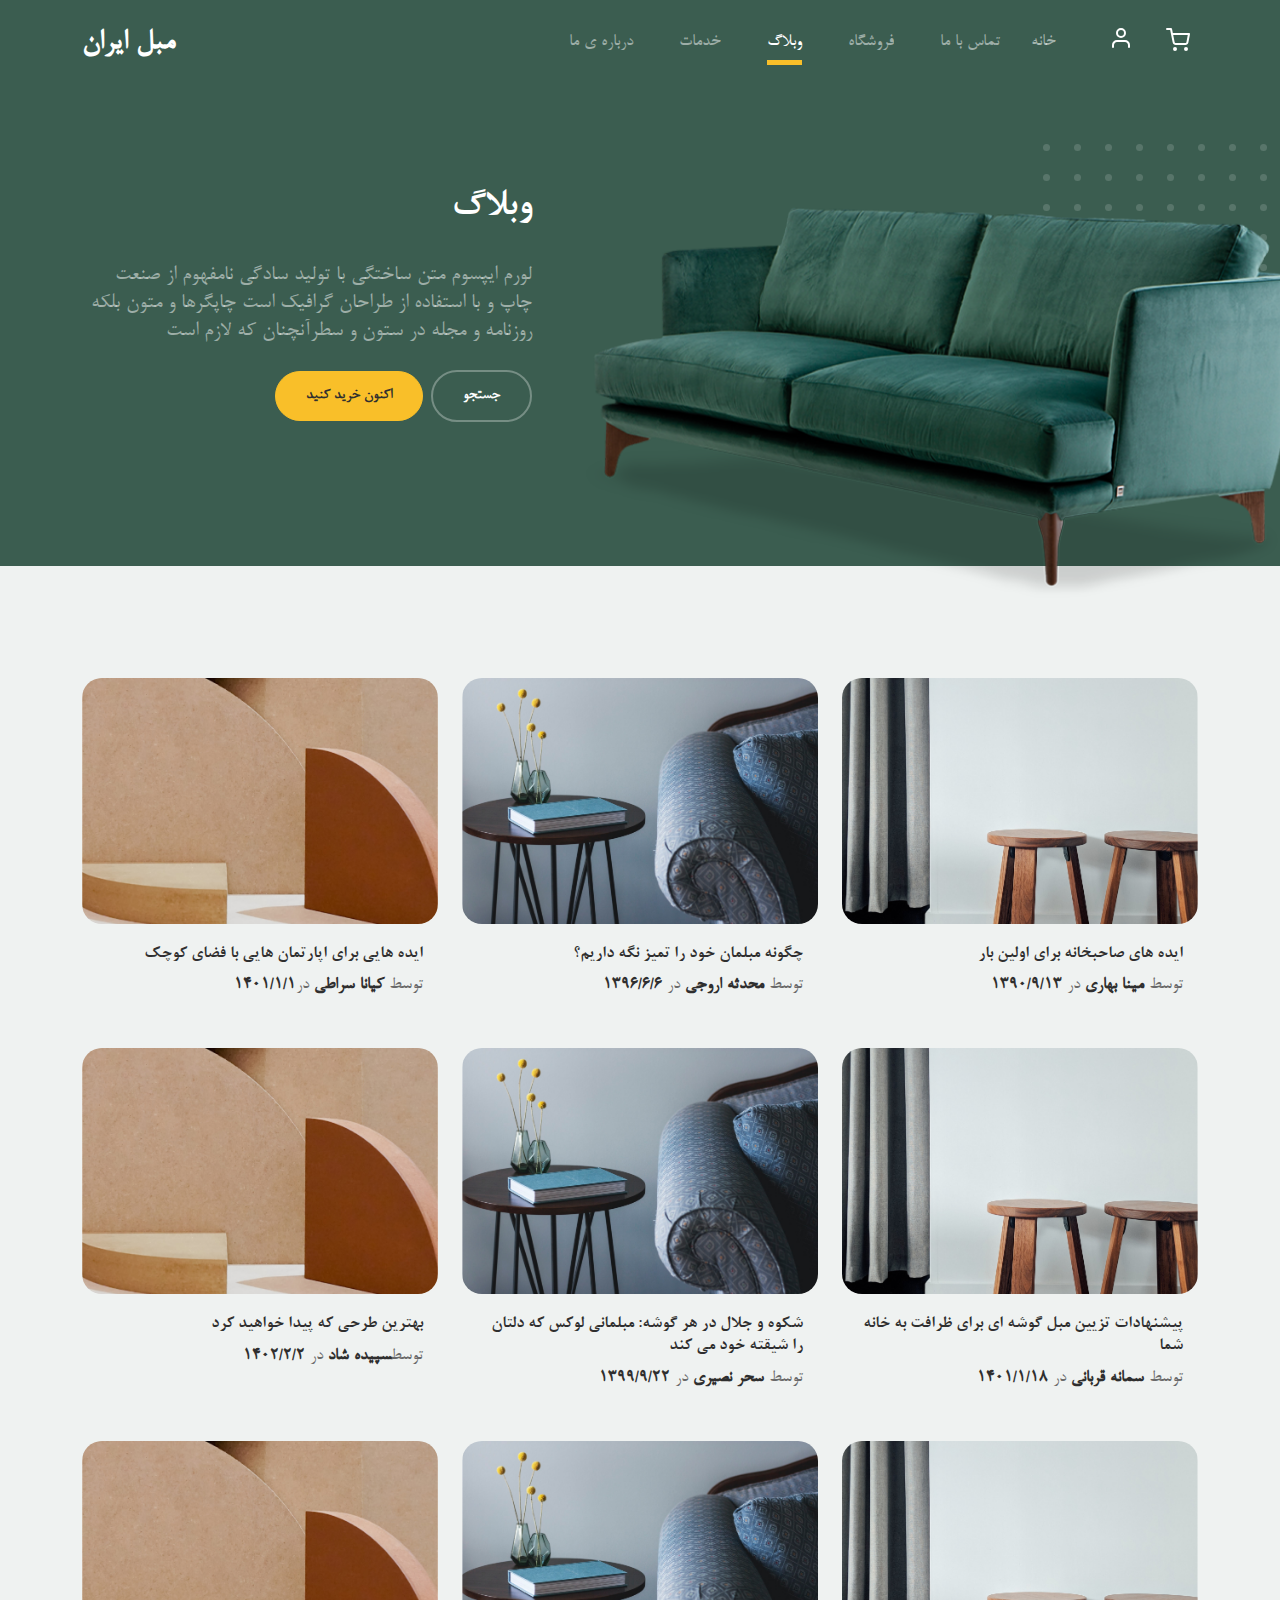
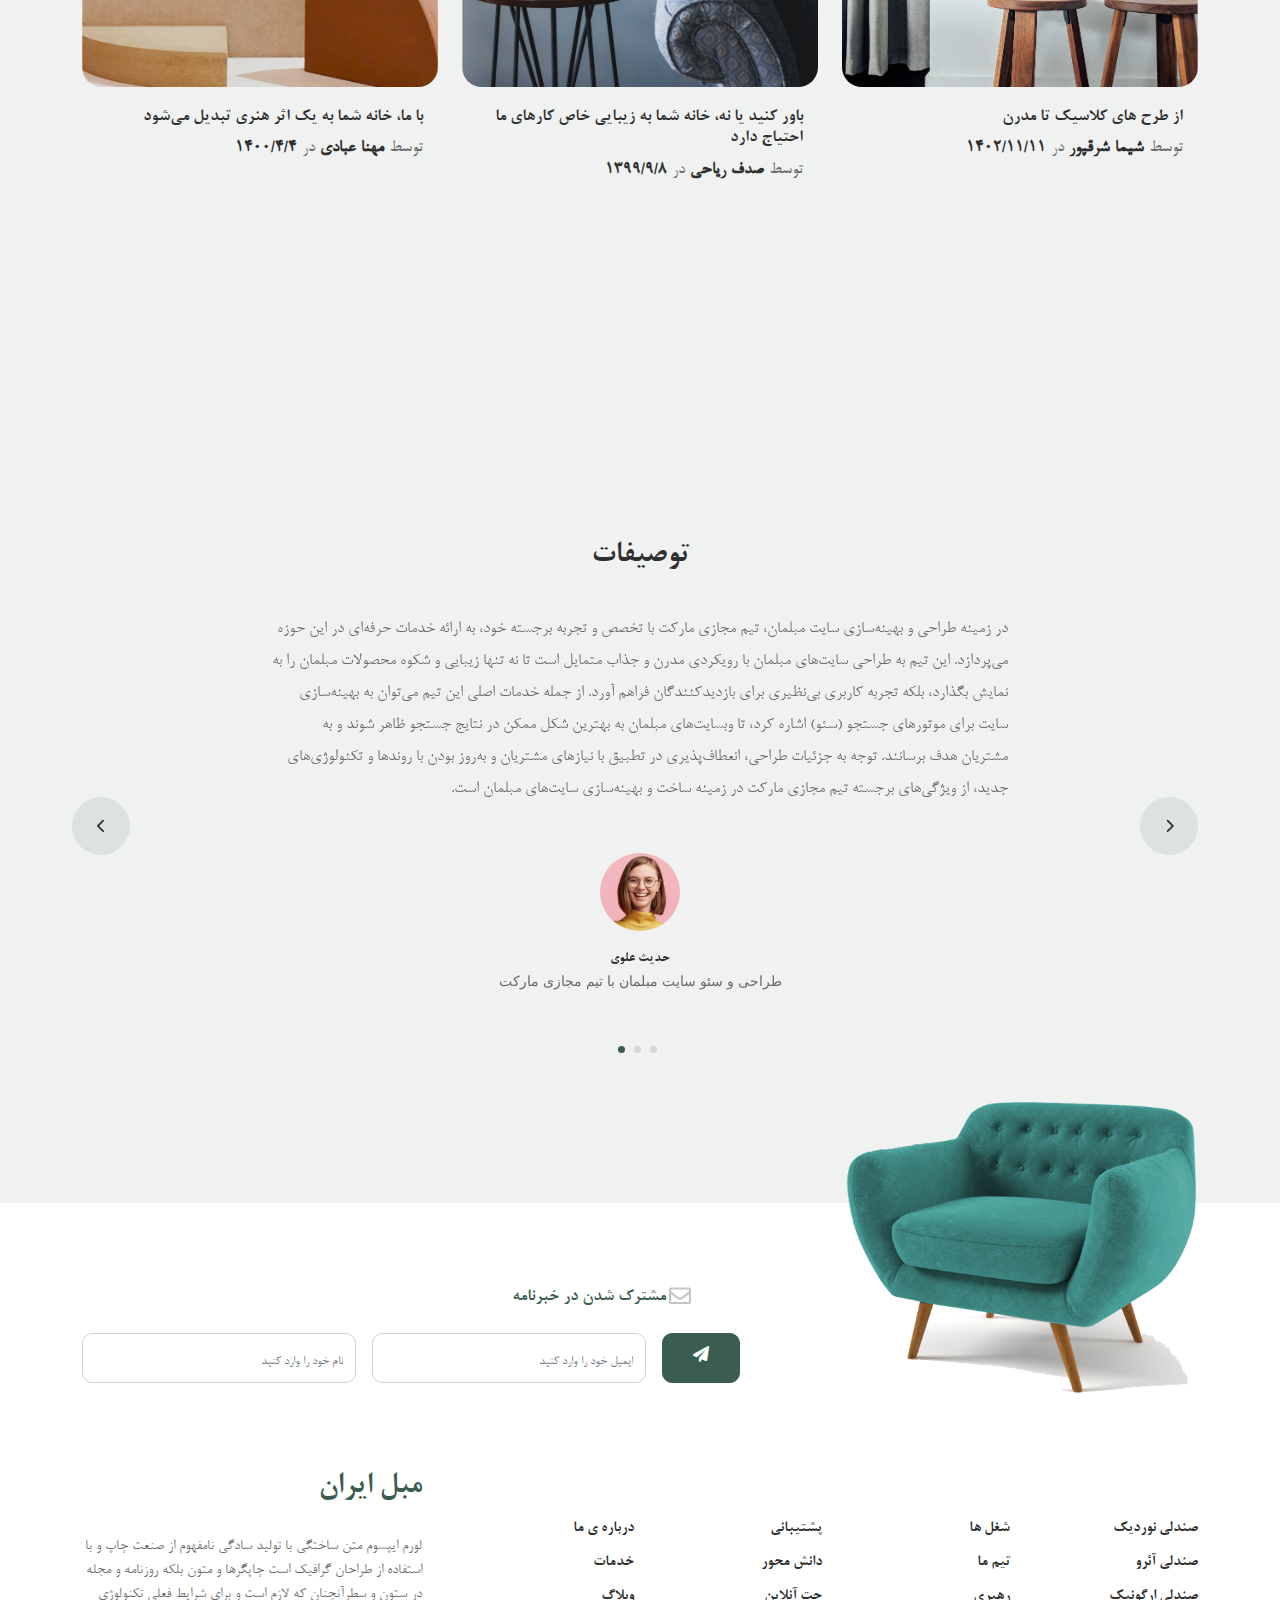
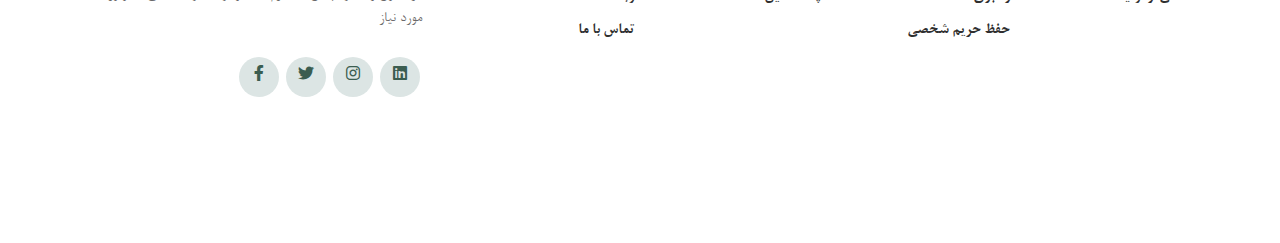
<file: furni-1.0.0/blog.html>
<!-- /*
* Bootstrap 5
* Template Name: Furni
* Template Author: Untree.co
* Template URI: https://untree.co/
* License: https://creativecommons.org/licenses/by/3.0/
*/ -->
<!doctype html>
<html lang="en">
<head>
  <meta charset="utf-8">
  <meta name="viewport" content="width=device-width, initial-scale=1, shrink-to-fit=no">
  <meta name="author" content="Untree.co">
  <link rel="shortcut icon" href="favicon.png">

  <meta name="description" content="" />
  <meta name="keywords" content="bootstrap, bootstrap4" />

		<!-- Bootstrap CSS -->
		<link href="css/bootstrap.min.css" rel="stylesheet">
		<link href="https://cdnjs.cloudflare.com/ajax/libs/font-awesome/6.0.0-beta3/css/all.min.css" rel="stylesheet">
		<link href="css/tiny-slider.css" rel="stylesheet">
		<link href="css/style.css" rel="stylesheet">
		<title>Furni Free Bootstrap 5 Template for Furniture and Interior Design Websites by Untree.co </title>
	</head>

	<body>

		<!-- Start Header/Navigation -->
		<nav class="custom-navbar navbar navbar navbar-expand-md navbar-dark bg-dark" arial-label="Furni navigation bar">

			<div class="container">
				<a class="navbar-brand" href="index.html">مبل ایران<span></span></a>

				<button class="navbar-toggler" type="button" data-bs-toggle="collapse" data-bs-target="#navbarsFurni" aria-controls="navbarsFurni" aria-expanded="false" aria-label="Toggle navigation">
					<span class="navbar-toggler-icon"></span>
				</button>

				<div class="collapse navbar-collapse" id="navbarsFurni">
					<ul class="custom-navbar-nav navbar-nav ms-auto mb-2 mb-md-0">
						<li><a class="nav-link" href="about.html">درباره ی ما</a></li>
						<li><a class="nav-link" href="services.html">خدمات</a></li>
						<li class="nav-item active"><a class="nav-link" href="blog.html">وبلاگ</a></li>
						<li><a class="nav-link" href="shop.html">فروشگاه</a></li>
						<li><a class="nav-link" href="contact.html">تماس با ما</a></li>
						
							<a class="nav-link" href="index.html">خانه</a>
						
					</ul>

					<ul class="custom-navbar-cta navbar-nav mb-2 mb-md-0 ms-5">
						<li><a class="nav-link" href="#"><img src="images/user.svg"></a></li>
						<li><a class="nav-link" href="cart.html"><img src="images/cart.svg"></a></li>
					</ul>
				</div>
			</div>
				
		</nav>
		<!-- End Header/Navigation -->

		<!-- Start Hero Section -->
			<div class="hero">
				<div class="container">
					<div class="row justify-content-between">
						<div class="col-lg-5">
							<div class="intro-excerpt">
								<h1>وبلاگ</h1>
								<p class="mb-4">لورم ایپسوم متن ساختگی با تولید سادگی نامفهوم از صنعت چاپ و با استفاده از طراحان گرافیک است چاپگرها و متون بلکه روزنامه و مجله در ستون و سطرآنچنان که لازم است</p>
								<p><a href="" class="btn btn-secondary me-2">اکنون خرید کنید</a><a href="#" class="btn btn-white-outline">جستجو</a></p>
							</div>
						</div>
						<div class="col-lg-7">
							<div class="hero-img-wrap">
								<img src="images/couch.png" class="img-fluid">
							</div>
						</div>
					</div>
				</div>
			</div>
		<!-- End Hero Section -->

		

		<!-- Start Blog Section -->
		<div class="blog-section">
			<div class="container">
				
				<div class="row">

					<div class="col-12 col-sm-6 col-md-4 mb-5">
						<div class="post-entry">
							<a href="#" class="post-thumbnail"><img src="images/post-1.jpg" alt="Image" class="img-fluid"></a>
							<div class="post-content-entry">
								<h3><a href="#">ایده های صاحبخانه برای اولین بار</a></h3>
								<div class="meta">
									<span>توسط <a href="#">مینا بهاری</a></span> <span>در <a href="#">1390/9/13</a></span>
								</div>
							</div>
						</div>
					</div>

					<div class="col-12 col-sm-6 col-md-4 mb-5">
						<div class="post-entry">
							<a href="#" class="post-thumbnail"><img src="images/post-2.jpg" alt="Image" class="img-fluid"></a>
							<div class="post-content-entry">
								<h3><a href="#">چگونه مبلمان خود را تمیز نگه داریم؟</a></h3>
								<div class="meta">
									<span>توسط <a href="#">محدثه اروجی</a></span> <span>در <a href="#">1396/6/6</a></span>
								</div>
							</div>
						</div>
					</div>

					<div class="col-12 col-sm-6 col-md-4 mb-5">
						<div class="post-entry">
							<a href="#" class="post-thumbnail"><img src="images/post-3.jpg" alt="Image" class="img-fluid"></a>
							<div class="post-content-entry">
								<h3><a href="#">ایده هایی برای اپارتمان هایی با فضای کوچک</a></h3>
								<div class="meta">
									<span>توسط <a href="#"> کیانا سراطی</a></span> <span>در<a href="#">1401/1/1</a></span>
								</div>
							</div>
						</div>
					</div>

					<div class="col-12 col-sm-6 col-md-4 mb-5">
						<div class="post-entry">
							<a href="#" class="post-thumbnail"><img src="images/post-1.jpg" alt="Image" class="img-fluid"></a>
							<div class="post-content-entry">
								<h3><a href="#">پیشنهادات تزیین مبل گوشه ای برای ظرافت به خانه شما
								</a></h3>
								<div class="meta">
									<span>توسط <a href="#">سمانه قربانی</a></span> <span>در <a href="#">1401/1/18</a></span>
								</div>
							</div>
						</div>
					</div>

					<div class="col-12 col-sm-6 col-md-4 mb-5">
						<div class="post-entry">
							<a href="#" class="post-thumbnail"><img src="images/post-2.jpg" alt="Image" class="img-fluid"></a>
							<div class="post-content-entry">
								<h3><a href="#">شکوه و جلال در هر گوشه: مبلمانی لوکس که دلتان را شیقته خود می کند
								</a></h3>
								<div class="meta">
									<span>توسط <a href="#">سحر نصیری</a></span> <span>در <a href="#">1399/9/22</a></span>
								</div>
							</div>
						</div>
					</div>

					<div class="col-12 col-sm-6 col-md-4 mb-5">
						<div class="post-entry">
							<a href="#" class="post-thumbnail"><img src="images/post-3.jpg" alt="Image" class="img-fluid"></a>
							<div class="post-content-entry">
								<h3><a href="#">بهترین طرحی که پیدا خواهید کرد</a></h3>
								<div class="meta">
									<span>توسط<a href="#">سپیده شاد</a></span> <span>در <a href="#">1402/2/2</a></span>
								</div>
							</div>
						</div>
					</div>

					<div class="col-12 col-sm-6 col-md-4 mb-5">
						<div class="post-entry">
							<a href="#" class="post-thumbnail"><img src="images/post-1.jpg" alt="Image" class="img-fluid"></a>
							<div class="post-content-entry">
								<h3><a href="#">از طرح های کلاسیک تا مدرن
								</a></h3>
								<div class="meta">
									<span>توسط <a href="#">شیما شرقپور</a></span> <span>در <a href="#">1402/11/11</a></span>
								</div>
							</div>
						</div>
					</div>

					<div class="col-12 col-sm-6 col-md-4 mb-5">
						<div class="post-entry">
							<a href="#" class="post-thumbnail"><img src="images/post-2.jpg" alt="Image" class="img-fluid"></a>
							<div class="post-content-entry">
								<h3><a href="#">باور کنید یا نه، خانه شما به زیبایی خاص کارهای ما احتیاج دارد</a></h3>
								<div class="meta">
									<span>توسط <a href="#">صدف ریاحی</a></span> <span>در <a href="#">1399/9/8</a></span>
								</div>
							</div>
						</div>
					</div>

					<div class="col-12 col-sm-6 col-md-4 mb-5">
						<div class="post-entry">
							<a href="#" class="post-thumbnail"><img src="images/post-3.jpg" alt="Image" class="img-fluid"></a>
							<div class="post-content-entry">
								<h3><a href="#">با ما، خانه شما به یک اثر هنری تبدیل می‌شود
								</a></h3>
								<div class="meta">
									<span>توسط <a href="#">مهنا عبادی</a></span> <span>در <a href="#">1400/4/4</a></span>
								</div>
							</div>
						</div>
					</div>

				</div>
			</div>
		</div>
		<!-- End Blog Section -->	

		

		<!-- Start Testimonial Slider -->
		<div class="testimonial-section before-footer-section">
			<div class="container">
				<div class="row">
					<div class="col-lg-7 mx-auto text-center">
						<h2 class="section-title">توصیفات</h2>
					</div>
				</div>

				<div class="row justify-content-center">
					<div class="col-lg-12">
						<div class="testimonial-slider-wrap text-center">

							<div id="testimonial-nav">
								<span class="prev" data-controls="prev"><span class="fa fa-chevron-left"></span></span>
								<span class="next" data-controls="next"><span class="fa fa-chevron-right"></span></span>
							</div>

							<div class="testimonial-slider">
								
								<div class="item">
									<div class="row justify-content-center">
										<div class="col-lg-8 mx-auto">

											<div class="testimonial-block text-center">
												<blockquote class="mb-5">
													<p>در زمینه طراحی و بهینه‌سازی سایت مبلمان، تیم مجازی مارکت با تخصص و تجربه برجسته خود، به ارائه خدمات حرفه‌ای در این حوزه می‌پردازد. این تیم به طراحی سایت‌های مبلمان با رویکردی مدرن و جذاب متمایل است تا نه تنها زیبایی و شکوه محصولات مبلمان را به نمایش بگذارد، بلکه تجربه کاربری بی‌نظیری برای بازدیدکنندگان فراهم آورد. از جمله خدمات اصلی این تیم می‌توان به بهینه‌سازی سایت برای موتورهای جستجو (سئو) اشاره کرد، تا وبسایت‌های مبلمان به بهترین شکل ممکن در نتایج جستجو ظاهر شوند و به مشتریان هدف برسانند. توجه به جزئیات طراحی، انعطاف‌پذیری در تطبیق با نیازهای مشتریان و به‌روز بودن با روندها و تکنولوژی‌های جدید، از ویژگی‌های برجسته تیم مجازی مارکت در زمینه ساخت و بهینه‌سازی سایت‌های مبلمان است.</p>
												</blockquote>

												<div class="author-info">
													<div class="author-pic">
														<img src="images/person-1.png" alt="Maria Jones" class="img-fluid">
													</div>
													<h3 class="font-weight-bold">حدیث علوی</h3>
													<span class="position d-block mb-3">طراحی و سئو سایت مبلمان با تیم مجازی مارکت</span>
												</div>
											</div>

										</div>
									</div>
								</div> 
								<!-- END item -->

								<div class="item">
									<div class="row justify-content-center">
										<div class="col-lg-8 mx-auto">

											<div class="testimonial-block text-center">
												<blockquote class="mb-5">
													<p>در زمینه طراحی و بهینه‌سازی سایت مبلمان، تیم مجازی مارکت با تخصص و تجربه برجسته خود، به ارائه خدمات حرفه‌ای در این حوزه می‌پردازد. این تیم به طراحی سایت‌های مبلمان با رویکردی مدرن و جذاب متمایل است تا نه تنها زیبایی و شکوه محصولات مبلمان را به نمایش بگذارد، بلکه تجربه کاربری بی‌نظیری برای بازدیدکنندگان فراهم آورد. از جمله خدمات اصلی این تیم می‌توان به بهینه‌سازی سایت برای موتورهای جستجو (سئو) اشاره کرد، تا وبسایت‌های مبلمان به بهترین شکل ممکن در نتایج جستجو ظاهر شوند و به مشتریان هدف برسانند. توجه به جزئیات طراحی، انعطاف‌پذیری در تطبیق با نیازهای مشتریان و به‌روز بودن با روندها و تکنولوژی‌های جدید، از ویژگی‌های برجسته تیم مجازی مارکت در زمینه ساخت و بهینه‌سازی سایت‌های مبلمان است.</p>
												</blockquote>

												<div class="author-info">
													<div class="author-pic">
														<img src="images/person-1.png" alt="Maria Jones" class="img-fluid">
													</div>
													<h3 class="font-weight-bold">حدیث علوی</h3>
													<span class="position d-block mb-3">طراحی و سئو سایت مبلمان با تیم مجازی مارکت</span>
												</div>
											</div>

										</div>
									</div>
								</div> 
								<!-- END item -->

								<div class="item">
									<div class="row justify-content-center">
										<div class="col-lg-8 mx-auto">

											<div class="testimonial-block text-center">
												<blockquote class="mb-5">
													<p>در زمینه طراحی و بهینه‌سازی سایت مبلمان، تیم مجازی مارکت با تخصص و تجربه برجسته خود، به ارائه خدمات حرفه‌ای در این حوزه می‌پردازد. این تیم به طراحی سایت‌های مبلمان با رویکردی مدرن و جذاب متمایل است تا نه تنها زیبایی و شکوه محصولات مبلمان را به نمایش بگذارد، بلکه تجربه کاربری بی‌نظیری برای بازدیدکنندگان فراهم آورد. از جمله خدمات اصلی این تیم می‌توان به بهینه‌سازی سایت برای موتورهای جستجو (سئو) اشاره کرد، تا وبسایت‌های مبلمان به بهترین شکل ممکن در نتایج جستجو ظاهر شوند و به مشتریان هدف برسانند. توجه به جزئیات طراحی، انعطاف‌پذیری در تطبیق با نیازهای مشتریان و به‌روز بودن با روندها و تکنولوژی‌های جدید، از ویژگی‌های برجسته تیم مجازی مارکت در زمینه ساخت و بهینه‌سازی سایت‌های مبلمان است.</p>
												</blockquote>

												<div class="author-info">
													<div class="author-pic">
														<img src="images/person-1.png" alt="Maria Jones" class="img-fluid">
													</div>
													<h3 class="font-weight-bold">حدیث علوی</h3>
													<span class="position d-block mb-3">طراحی و سئو سایت مبلمان با تیم مجازی مارکت</span>
												</div>
											</div>

										</div>
									</div>
								</div> 
								<!-- END item -->

							</div>

						</div>
					</div>
				</div>
			</div>
		</div>
		<!-- End Testimonial Slider -->

		

		<!-- Start Footer Section -->
		<footer class="footer-section">
			<div class="container relative">

				<div class="sofa-img">
					<img src="images/sofa.png" alt="Image" class="img-fluid">
				</div>

				<div class="row">
					<div class="col-lg-8">
						<div class="subscription-form">
							<h3 class="d-flex align-items-center"><span class="me-1"><img src="images/envelope-outline.svg" alt="Image" class="img-fluid"></span><span>مشترک شدن در خبرنامه</span></h3>

							<form action="#" class="row g-3">
								<div class="col-auto">
									<input type="text" class="form-control" placeholder="نام خود را وارد کنید">
								</div>
								<div class="col-auto">
									<input type="email" class="form-control" placeholder="ایمیل خود را وارد کنید">
								</div>
								<div class="col-auto">
									<button class="btn btn-primary">
										<span class="fa fa-paper-plane"></span>
									</button>
								</div>
							</form>

						</div>
					</div>
				</div>

				<div class="row g-5 mb-5">
					<div class="col-lg-4">
						<div class="mb-4 footer-logo-wrap"><a href="#" class="footer-logo">مبل ایران<span></span></a></div>
						<p class="mb-4">لورم ایپسوم متن ساختگی با تولید سادگی نامفهوم از صنعت چاپ و با استفاده از طراحان گرافیک است چاپگرها و متون بلکه روزنامه و مجله در ستون و سطرآنچنان که لازم است و برای شرایط فعلی تکنولوژی مورد نیاز

						</p>

						<ul class="list-unstyled custom-social">
							<li><a href="#"><span class="fa fa-brands fa-facebook-f"></span></a></li>
							<li><a href="#"><span class="fa fa-brands fa-twitter"></span></a></li>
							<li><a href="#"><span class="fa fa-brands fa-instagram"></span></a></li>
							<li><a href="#"><span class="fa fa-brands fa-linkedin"></span></a></li>
						</ul>
					</div>

					<div class="col-lg-8">
						<div class="row links-wrap">
							<div class="col-6 col-sm-6 col-md-3">
								<ul class="list-unstyled">
									<li><a href="#">درباره ی ما</a></li>
									<li><a href="#">خدمات</a></li>
									<li><a href="#">وبلاگ</a></li>
									<li><a href="#">تماس با ما</a></li>
								</ul>
							</div>

							<div class="col-6 col-sm-6 col-md-3">
								<ul class="list-unstyled">
									<li><a href="#">پشتیبانی</a></li>
									<li><a href="#">دانش محور</a></li>
									<li><a href="#">چت آنلاین</a></li>
								</ul>
							</div>

							<div class="col-6 col-sm-6 col-md-3">
								<ul class="list-unstyled">
									<li><a href="#">شغل ها</a></li>
									<li><a href="#">تیم ما</a></li>
									<li><a href="#">رهبری</a></li>
									<li><a href="#">حفظ حریم شخصی</a></li>
								</ul>
							</div>

							<div class="col-6 col-sm-6 col-md-3">
								<ul class="list-unstyled">
									<li><a href="#">صندلی نوردیک</a></li>
									<li><a href="#">صندلی آئرو</a></li>
									<li><a href="#">صندلی ارگونیک</a></li>
								</ul>
							</div>
						</div>
					</div>

				</div>

				<!-- <div class="border-top copyright">
					<div class="row pt-4">
						<div class="col-lg-6">
							<p class="mb-2 text-center text-lg-start">Copyright &copy;<script>document.write(new Date().getFullYear());</script>. All Rights Reserved. &mdash; Designed with love by <a href="https://untree.co">Untree.co</a> Distributed By <a hreff="https://themewagon.com">ThemeWagon</a>  <!-- License information: https://untree.co/license/ -->
            <!-- </p>
						</div>

						<div class="col-lg-6 text-center text-lg-end">
							<ul class="list-unstyled d-inline-flex ms-auto">
								<li class="me-4"><a href="#">Terms &amp; Conditions</a></li>
								<li><a href="#">Privacy Policy</a></li>
							</ul>
						</div>

					</div>
				</div>

			</div> --> 
		</footer>
		<!-- End Footer Section -->	


		<script src="js/bootstrap.bundle.min.js"></script>
		<script src="js/tiny-slider.js"></script>
		<script src="js/custom.js"></script>
	</body>

</html>
</file>
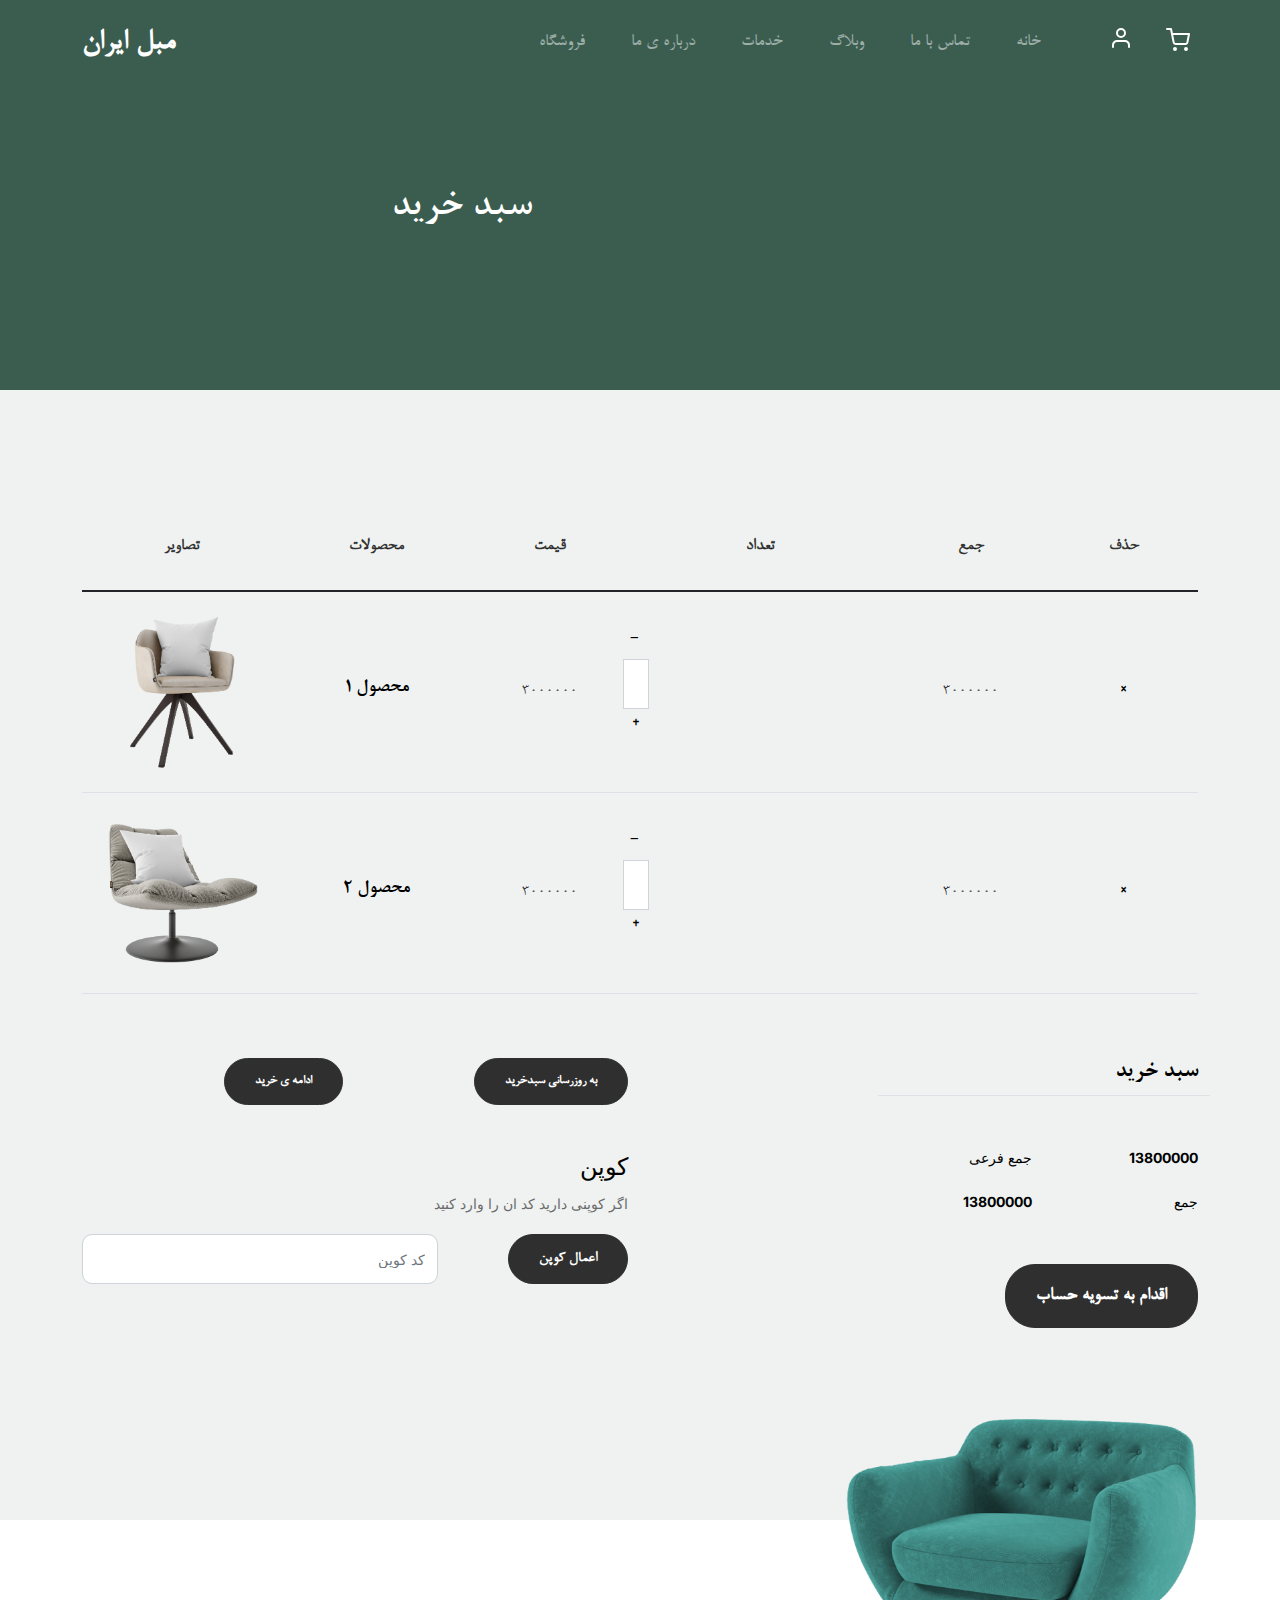
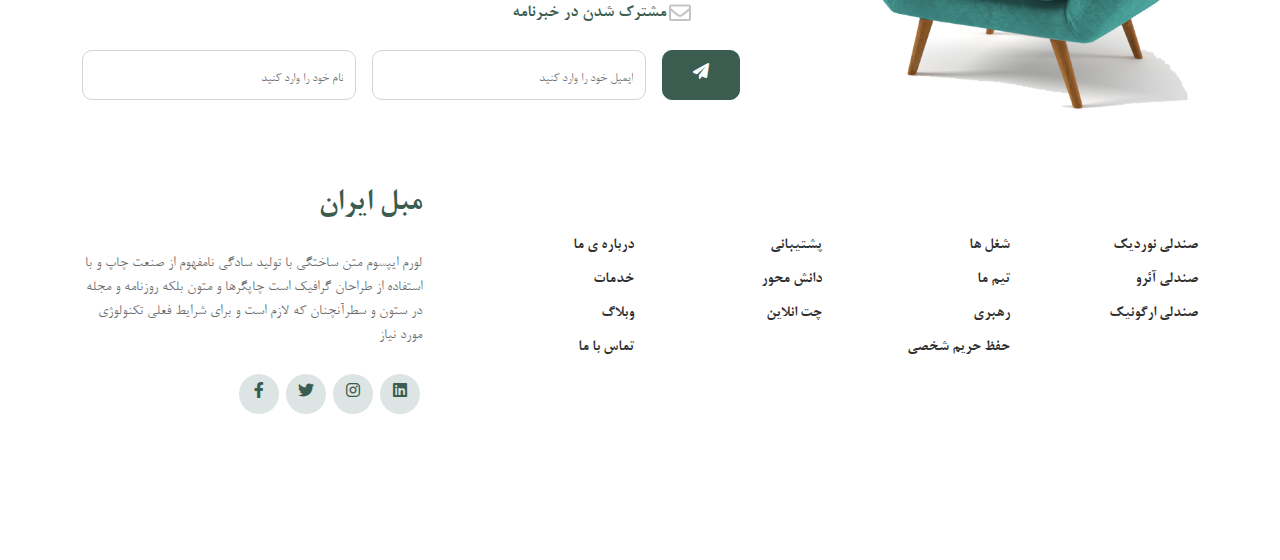
<file: furni-1.0.0/cart.html>
<!-- /*
* Bootstrap 5
* Template Name: Furni
* Template Author: Untree.co
* Template URI: https://untree.co/
* License: https://creativecommons.org/licenses/by/3.0/
*/ -->
<!doctype html>
<html lang="en">
<head>
  <meta charset="utf-8">
  <meta name="viewport" content="width=device-width, initial-scale=1, shrink-to-fit=no">
  <meta name="author" content="Untree.co">
  <link rel="shortcut icon" href="favicon.png">

  <meta name="description" content="" />
  <meta name="keywords" content="bootstrap, bootstrap4" />

		<!-- Bootstrap CSS -->
		<link href="css/bootstrap.min.css" rel="stylesheet">
		<link href="https://cdnjs.cloudflare.com/ajax/libs/font-awesome/6.0.0-beta3/css/all.min.css" rel="stylesheet">
		<link href="css/tiny-slider.css" rel="stylesheet">
		<link href="css/style.css" rel="stylesheet">
		<title>Furni Free Bootstrap 5 Template for Furniture and Interior Design Websites by Untree.co </title>
	</head>

	<body>

		<!-- Start Header/Navigation -->
		<nav class="custom-navbar navbar navbar navbar-expand-md navbar-dark bg-dark" arial-label="Furni navigation bar">

			<div class="container">
				<a class="navbar-brand" href="index.html">مبل ایران<span></span></a>

				<button class="navbar-toggler" type="button" data-bs-toggle="collapse" data-bs-target="#navbarsFurni" aria-controls="navbarsFurni" aria-expanded="false" aria-label="Toggle navigation">
					<span class="navbar-toggler-icon"></span>
				</button>

				<div class="collapse navbar-collapse" id="navbarsFurni">
					<ul class="custom-navbar-nav navbar-nav ms-auto mb-2 mb-md-0">
						
						<li><a class="nav-link" href="shop.html">فروشگاه</a></li>
						<li><a class="nav-link" href="about.html">درباره ی ما</a></li>
						<li><a class="nav-link" href="services.html">خدمات</a></li>
						<li><a class="nav-link" href="blog.html">وبلاگ</a></li>
						<li><a class="nav-link" href="contact.html">تماس با ما</a></li>
						<li class="nav-item ">
							<a class="nav-link" href="index.html">خانه</a>
						</li>
					</ul>

					<ul class="custom-navbar-cta navbar-nav mb-2 mb-md-0 ms-5">
						<li><a class="nav-link" href="#"><img src="images/user.svg"></a></li>
						<li><a class="nav-link" href="cart.html"><img src="images/cart.svg"></a></li>
					</ul>
				</div>
			</div>
				
		</nav>
		<!-- End Header/Navigation -->

		<!-- Start Hero Section -->
			<div class="hero">
				<div class="container">
					<div class="row justify-content-between">
						<div class="col-lg-5">
							<div class="intro-excerpt">
								<h1>سبد خرید</h1>
							</div>
						</div>
						<div class="col-lg-7">
							
						</div>
					</div>
				</div>
			</div>
		<!-- End Hero Section -->

		

		<div class="untree_co-section before-footer-section">
            <div class="container">
              <div class="row mb-5">
                <form class="col-md-12" method="post">
                  <div class="site-blocks-table">
                    <table class="table">
                      <thead>
                        <tr>
                          <th class="product-thumbnail">تصاویر</th>
                          <th class="product-name">محصولات</th>
                          <th class="product-price">قیمت</th>
                          <th class="product-quantity">تعداد</th>
                          <th class="product-total">جمع</th>
                          <th class="product-remove">حذف</th>
                        </tr>
                      </thead>
                      <tbody>
                        <tr>
                          <td class="product-thumbnail">
                            <img src="images/product-1.png" alt="Image" class="img-fluid">
                          </td>
                          <td class="product-name">
                            <h2 class="h5 text-black">محصول 1</h2>
                          </td>
                          <td>3000000</td>
                          <td>
                            <div class="input-group mb-3 d-flex align-items-center quantity-container" style="max-width: 120px;">
                              <div class="input-group-prepend">
                                <button class="btn btn-outline-black decrease" type="button">&minus;</button>
                              </div>
                              <input type="text" class="form-control text-center quantity-amount" value="1" placeholder="" aria-label="Example text with button addon" aria-describedby="button-addon1">
                              <div class="input-group-append">
                                <button class="btn btn-outline-black increase" type="button">&plus;</button>
                              </div>
                            </div>
        
                          </td>
                          <td>3000000</td>
                          <td><a href="#" class="btn btn-black btn-sm">×</a></td>
                        </tr>
        
                        <tr>
                          <td class="product-thumbnail">
                            <img src="images/product-2.png" alt="Image" class="img-fluid">
                          </td>
                          <td class="product-name">
                            <h2 class="h5 text-black">محصول 2</h2>
                          </td>
                          <td>3000000</td>
                          <td>
                            <div class="input-group mb-3 d-flex align-items-center quantity-container" style="max-width: 120px;">
                              <div class="input-group-prepend">
                                <button class="btn btn-outline-black decrease" type="button">&minus;</button>
                              </div>
                              <input type="text" class="form-control text-center quantity-amount" value="1" placeholder="" aria-label="Example text with button addon" aria-describedby="button-addon1">
                              <div class="input-group-append">
                                <button class="btn btn-outline-black increase" type="button">&plus;</button>
                              </div>
                            </div>
        
                          </td>
                          <td>3000000</td>
                          <td><a href="#" class="btn btn-black btn-sm">×</a></td>
                        </tr>
                      </tbody>
                    </table>
                  </div>
                </form>
              </div>
        
              <div class="row">
                <div class="col-md-6">
                  <div class="row mb-5">
                    <div class="col-md-6 mb-3 mb-md-0">
                      <button class="btn btn-black btn-sm btn-block">به روزرسانی سبدخرید</button>
                    </div>
                    <div class="col-md-6">
                      <button class="btn btn-outline-black btn-sm btn-block">ادامه ی خرید</button>
                    </div>
                  </div>
                  <div class="row">
                    <div class="col-md-12">
                      <label class="text-black h4" for="coupon">کوپن</label>
                      <p>اگر کوپنی دارید کد ان را وارد کنید</p>
                    </div>
                    <div class="col-md-8 mb-3 mb-md-0">
                      <input type="text" class="form-control py-3" id="coupon" placeholder="کد کوپن">
                    </div>
                    <div class="col-md-4">
                      <button class="btn btn-black">اعمال کوپن</button>
                    </div>
                  </div>
                </div>
                <div class="col-md-6 pl-5">
                  <div class="row justify-content-end">
                    <div class="col-md-7">
                      <div class="row">
                        <div class="col-md-12 text-right border-bottom mb-5">
                          <h3 class="text-black h4 text-uppercase">سبد خرید</h3>
                        </div>
                      </div>
                      <div class="row mb-3">
                        <div class="col-md-6">
                          <span class="text-black">جمع فرعی</span>
                        </div>
                        <div class="col-md-6 text-right">
                          <strong class="text-black">13800000</strong>
                        </div>
                      </div>
                      <div class="row mb-5">
                        <div class="col-md-6">
                          <span class="text-black">جمع</span>
                        </div>
                        <div class="col-md-6 text-right">
                          <strong class="text-black">13800000</strong>
                        </div>
                      </div>
        
                      <div class="row">
                        <div class="col-md-12">
                          <button class="btn btn-black btn-lg py-3 btn-block" onclick="window.location='checkout.html'">اقدام به تسویه حساب</button>
                        </div>
                      </div>
                    </div>
                  </div>
                </div>
              </div>
            </div>
          </div>
		

		<!-- Start Footer Section -->
		<footer class="footer-section">
			<div class="container relative">

				<div class="sofa-img">
					<img src="images/sofa.png" alt="Image" class="img-fluid">
				</div>

				<div class="row">
					<div class="col-lg-8">
						<div class="subscription-form">
							<h3 class="d-flex align-items-center"><span class="me-1"><img src="images/envelope-outline.svg" alt="Image" class="img-fluid"></span><span>مشترک شدن در خبرنامه</span></h3>

							<form action="#" class="row g-3">
								<div class="col-auto">
									<input type="text" class="form-control" placeholder="نام خود را وارد کنید">
								</div>
								<div class="col-auto">
									<input type="email" class="form-control" placeholder="ایمیل خود را وارد کنید">
								</div>
								<div class="col-auto">
									<button class="btn btn-primary">
										<span class="fa fa-paper-plane"></span>
									</button>
								</div>
							</form>

						</div>
					</div>
				</div>

				<div class="row g-5 mb-5">
					<div class="col-lg-4">
						<div class="mb-4 footer-logo-wrap"><a href="#" class="footer-logo">مبل ایران<span></span></a></div>
						<p class="mb-4">لورم ایپسوم متن ساختگی با تولید سادگی نامفهوم از صنعت چاپ و با استفاده از طراحان گرافیک است چاپگرها و متون بلکه روزنامه و مجله در ستون و سطرآنچنان که لازم است و برای شرایط فعلی تکنولوژی مورد نیاز

						</p>

						<ul class="list-unstyled custom-social">
							<li><a href="#"><span class="fa fa-brands fa-facebook-f"></span></a></li>
							<li><a href="#"><span class="fa fa-brands fa-twitter"></span></a></li>
							<li><a href="#"><span class="fa fa-brands fa-instagram"></span></a></li>
							<li><a href="#"><span class="fa fa-brands fa-linkedin"></span></a></li>
						</ul>
					</div>

					<div class="col-lg-8">
						<div class="row links-wrap">
							<div class="col-6 col-sm-6 col-md-3">
								<ul class="list-unstyled">
									<li><a href="#">درباره ی ما</a></li>
									<li><a href="#">خدمات</a></li>
									<li><a href="#">وبلاگ</a></li>
									<li><a href="#">تماس با ما</a></li>
								</ul>
							</div>

							<div class="col-6 col-sm-6 col-md-3">
								<ul class="list-unstyled">
									<li><a href="#">پشتیبانی</a></li>
									<li><a href="#">دانش محور</a></li>
									<li><a href="#">چت انلاین</a></li>
								</ul>
							</div>

							<div class="col-6 col-sm-6 col-md-3">
								<ul class="list-unstyled">
									<li><a href="#">شغل ها</a></li>
									<li><a href="#">تیم ما</a></li>
									<li><a href="#">رهبری</a></li>
									<li><a href="#">حفظ حریم شخصی</a></li>
								</ul>
							</div>

							<div class="col-6 col-sm-6 col-md-3">
								<ul class="list-unstyled">
									<li><a href="#">صندلی نوردیک</a></li>
									<li><a href="#">صندلی آئرو</a></li>
									<li><a href="#">صندلی ارگونیک</a></li>
								</ul>
							</div>
						</div>
					</div>

				</div>

				<!-- <div class="border-top copyright">
					<div class="row pt-4">
						<div class="col-lg-6">
							<p class="mb-2 text-center text-lg-start">Copyright &copy;<script>document.write(new Date().getFullYear());</script>. All Rights Reserved. &mdash; Designed with love by <a href="https://untree.co">Untree.co</a> Distributed By <a hreff="https://themewagon.com">ThemeWagon</a>  <!-- License information: https://untree.co/license/ -->
            

						<!-- <div class="col-lg-6 text-center text-lg-end">
							<ul class="list-unstyled d-inline-flex ms-auto">
								<li class="me-4"><a href="#">Terms &amp; Conditions</a></li>
								<li><a href="#">Privacy Policy</a></li>
							</ul>
						</div>

					</div>
				</div> -->

			
		</footer>
		<!-- End Footer Section -->	


		<script src="js/bootstrap.bundle.min.js"></script>
		<script src="js/tiny-slider.js"></script>
		<script src="js/custom.js"></script>
	</body>

</html>
</file>
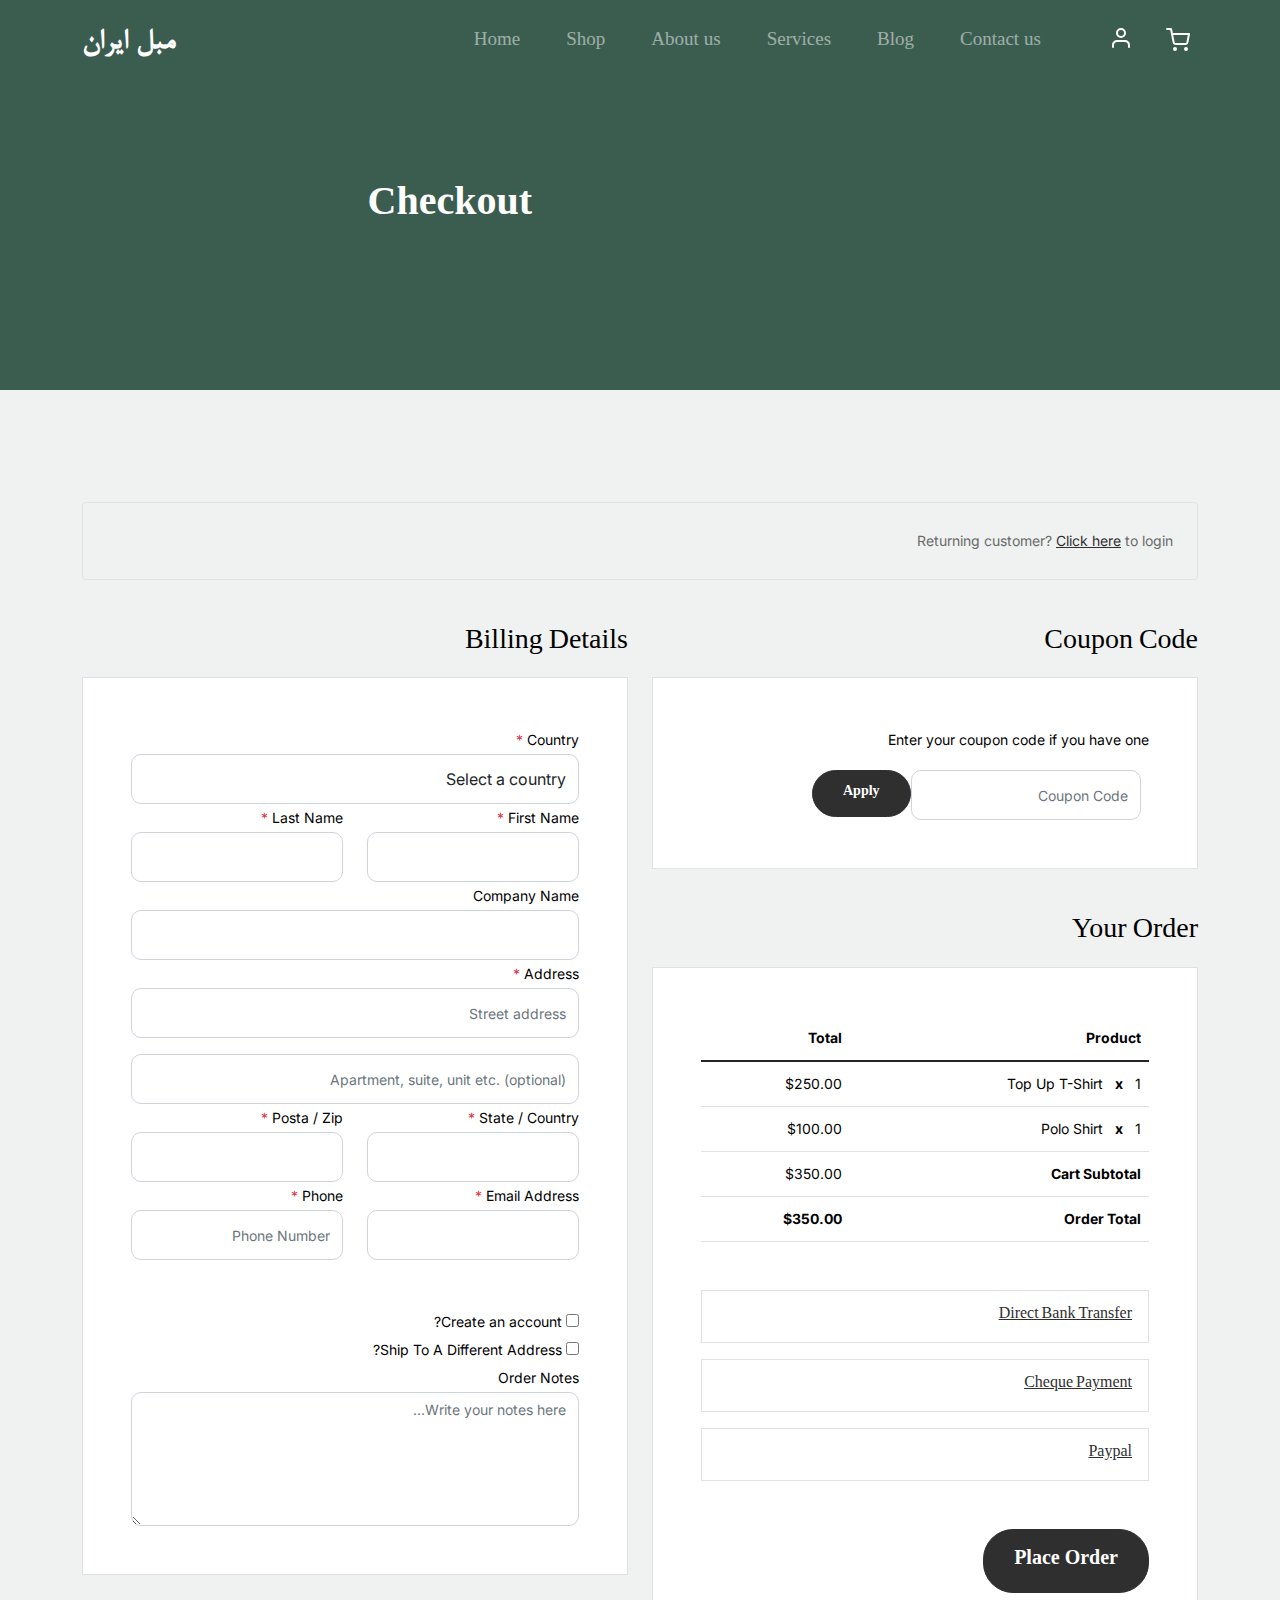
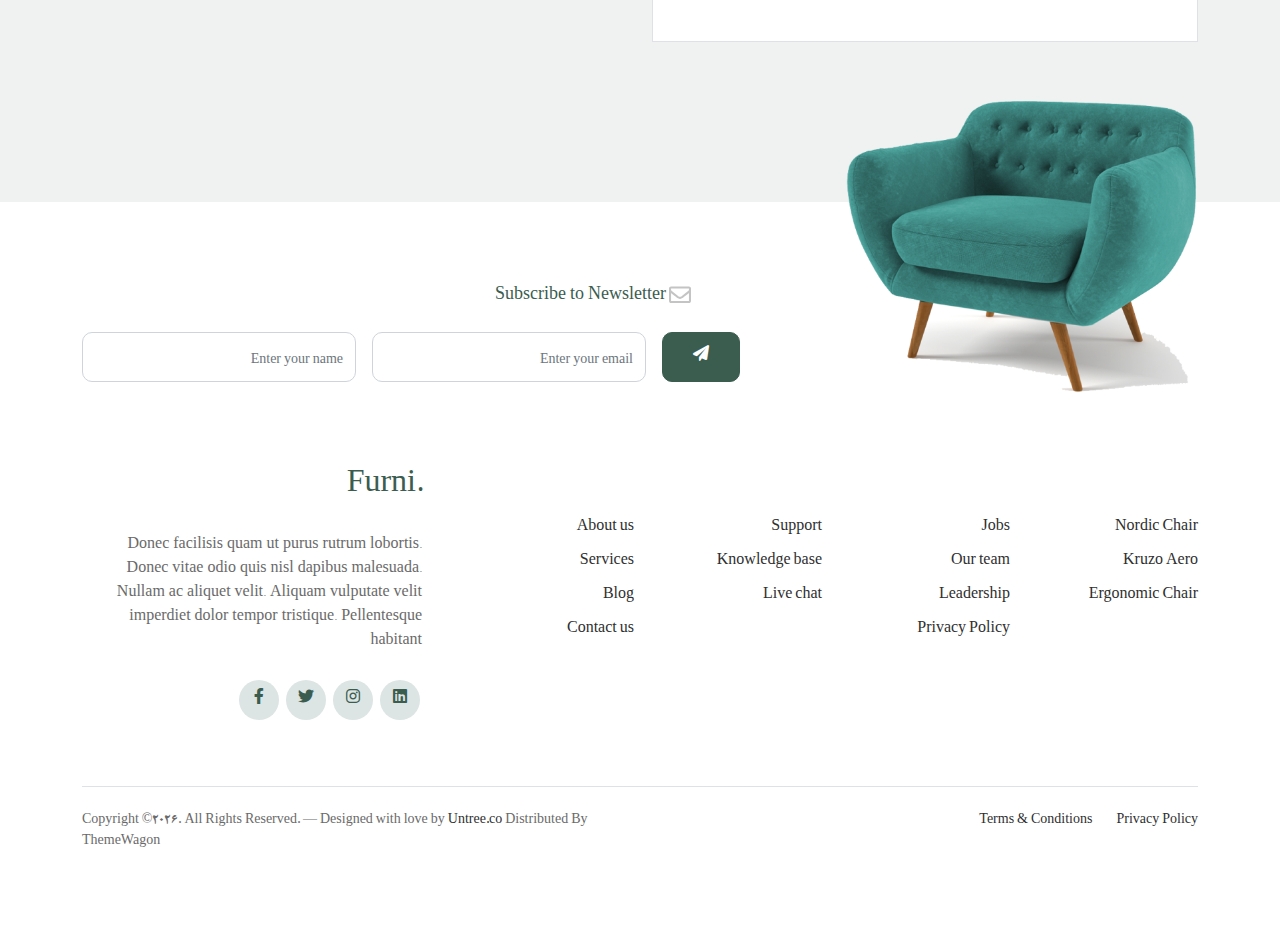
<file: furni-1.0.0/checkout.html>
<!-- /*
* Bootstrap 5
* Template Name: Furni
* Template Author: Untree.co
* Template URI: https://untree.co/
* License: https://creativecommons.org/licenses/by/3.0/
*/ -->
<!doctype html>
<html lang="en">
<head>
  <meta charset="utf-8">
  <meta name="viewport" content="width=device-width, initial-scale=1, shrink-to-fit=no">
  <meta name="author" content="Untree.co">
  <link rel="shortcut icon" href="favicon.png">

  <meta name="description" content="" />
  <meta name="keywords" content="bootstrap, bootstrap4" />

		<!-- Bootstrap CSS -->
		<link href="css/bootstrap.min.css" rel="stylesheet">
		<link href="https://cdnjs.cloudflare.com/ajax/libs/font-awesome/6.0.0-beta3/css/all.min.css" rel="stylesheet">
		<link href="css/tiny-slider.css" rel="stylesheet">
		<link href="css/style.css" rel="stylesheet">
		<title>Furni Free Bootstrap 5 Template for Furniture and Interior Design Websites by Untree.co </title>
	</head>

	<body>

		<!-- Start Header/Navigation -->
		<nav class="custom-navbar navbar navbar navbar-expand-md navbar-dark bg-dark" arial-label="Furni navigation bar">

			<div class="container">
				<a class="navbar-brand" href="index.html">مبل ایران<span></span></a>

				<button class="navbar-toggler" type="button" data-bs-toggle="collapse" data-bs-target="#navbarsFurni" aria-controls="navbarsFurni" aria-expanded="false" aria-label="Toggle navigation">
					<span class="navbar-toggler-icon"></span>
				</button>

				<div class="collapse navbar-collapse" id="navbarsFurni">
					<ul class="custom-navbar-nav navbar-nav ms-auto mb-2 mb-md-0">
						<li class="nav-item ">
							<a class="nav-link" href="index.html">Home</a>
						</li>
						<li><a class="nav-link" href="shop.html">Shop</a></li>
						<li><a class="nav-link" href="about.html">About us</a></li>
						<li><a class="nav-link" href="services.html">Services</a></li>
						<li><a class="nav-link" href="blog.html">Blog</a></li>
						<li><a class="nav-link" href="contact.html">Contact us</a></li>
					</ul>

					<ul class="custom-navbar-cta navbar-nav mb-2 mb-md-0 ms-5">
						<li><a class="nav-link" href="#"><img src="images/user.svg"></a></li>
						<li><a class="nav-link" href="cart.html"><img src="images/cart.svg"></a></li>
					</ul>
				</div>
			</div>
				
		</nav>
		<!-- End Header/Navigation -->

		<!-- Start Hero Section -->
			<div class="hero">
				<div class="container">
					<div class="row justify-content-between">
						<div class="col-lg-5">
							<div class="intro-excerpt">
								<h1>Checkout</h1>
							</div>
						</div>
						<div class="col-lg-7">
							
						</div>
					</div>
				</div>
			</div>
		<!-- End Hero Section -->

		<div class="untree_co-section">
		    <div class="container">
		      <div class="row mb-5">
		        <div class="col-md-12">
		          <div class="border p-4 rounded" role="alert">
		            Returning customer? <a href="#">Click here</a> to login
		          </div>
		        </div>
		      </div>
		      <div class="row">
		        <div class="col-md-6 mb-5 mb-md-0">
		          <h2 class="h3 mb-3 text-black">Billing Details</h2>
		          <div class="p-3 p-lg-5 border bg-white">
		            <div class="form-group">
		              <label for="c_country" class="text-black">Country <span class="text-danger">*</span></label>
		              <select id="c_country" class="form-control">
		                <option value="1">Select a country</option>    
		                <option value="2">bangladesh</option>    
		                <option value="3">Algeria</option>    
		                <option value="4">Afghanistan</option>    
		                <option value="5">Ghana</option>    
		                <option value="6">Albania</option>    
		                <option value="7">Bahrain</option>    
		                <option value="8">Colombia</option>    
		                <option value="9">Dominican Republic</option>    
		              </select>
		            </div>
		            <div class="form-group row">
		              <div class="col-md-6">
		                <label for="c_fname" class="text-black">First Name <span class="text-danger">*</span></label>
		                <input type="text" class="form-control" id="c_fname" name="c_fname">
		              </div>
		              <div class="col-md-6">
		                <label for="c_lname" class="text-black">Last Name <span class="text-danger">*</span></label>
		                <input type="text" class="form-control" id="c_lname" name="c_lname">
		              </div>
		            </div>

		            <div class="form-group row">
		              <div class="col-md-12">
		                <label for="c_companyname" class="text-black">Company Name </label>
		                <input type="text" class="form-control" id="c_companyname" name="c_companyname">
		              </div>
		            </div>

		            <div class="form-group row">
		              <div class="col-md-12">
		                <label for="c_address" class="text-black">Address <span class="text-danger">*</span></label>
		                <input type="text" class="form-control" id="c_address" name="c_address" placeholder="Street address">
		              </div>
		            </div>

		            <div class="form-group mt-3">
		              <input type="text" class="form-control" placeholder="Apartment, suite, unit etc. (optional)">
		            </div>

		            <div class="form-group row">
		              <div class="col-md-6">
		                <label for="c_state_country" class="text-black">State / Country <span class="text-danger">*</span></label>
		                <input type="text" class="form-control" id="c_state_country" name="c_state_country">
		              </div>
		              <div class="col-md-6">
		                <label for="c_postal_zip" class="text-black">Posta / Zip <span class="text-danger">*</span></label>
		                <input type="text" class="form-control" id="c_postal_zip" name="c_postal_zip">
		              </div>
		            </div>

		            <div class="form-group row mb-5">
		              <div class="col-md-6">
		                <label for="c_email_address" class="text-black">Email Address <span class="text-danger">*</span></label>
		                <input type="text" class="form-control" id="c_email_address" name="c_email_address">
		              </div>
		              <div class="col-md-6">
		                <label for="c_phone" class="text-black">Phone <span class="text-danger">*</span></label>
		                <input type="text" class="form-control" id="c_phone" name="c_phone" placeholder="Phone Number">
		              </div>
		            </div>

		            <div class="form-group">
		              <label for="c_create_account" class="text-black" data-bs-toggle="collapse" href="#create_an_account" role="button" aria-expanded="false" aria-controls="create_an_account"><input type="checkbox" value="1" id="c_create_account"> Create an account?</label>
		              <div class="collapse" id="create_an_account">
		                <div class="py-2 mb-4">
		                  <p class="mb-3">Create an account by entering the information below. If you are a returning customer please login at the top of the page.</p>
		                  <div class="form-group">
		                    <label for="c_account_password" class="text-black">Account Password</label>
		                    <input type="email" class="form-control" id="c_account_password" name="c_account_password" placeholder="">
		                  </div>
		                </div>
		              </div>
		            </div>


		            <div class="form-group">
		              <label for="c_ship_different_address" class="text-black" data-bs-toggle="collapse" href="#ship_different_address" role="button" aria-expanded="false" aria-controls="ship_different_address"><input type="checkbox" value="1" id="c_ship_different_address"> Ship To A Different Address?</label>
		              <div class="collapse" id="ship_different_address">
		                <div class="py-2">

		                  <div class="form-group">
		                    <label for="c_diff_country" class="text-black">Country <span class="text-danger">*</span></label>
		                    <select id="c_diff_country" class="form-control">
		                      <option value="1">Select a country</option>    
		                      <option value="2">bangladesh</option>    
		                      <option value="3">Algeria</option>    
		                      <option value="4">Afghanistan</option>    
		                      <option value="5">Ghana</option>    
		                      <option value="6">Albania</option>    
		                      <option value="7">Bahrain</option>    
		                      <option value="8">Colombia</option>    
		                      <option value="9">Dominican Republic</option>    
		                    </select>
		                  </div>


		                  <div class="form-group row">
		                    <div class="col-md-6">
		                      <label for="c_diff_fname" class="text-black">First Name <span class="text-danger">*</span></label>
		                      <input type="text" class="form-control" id="c_diff_fname" name="c_diff_fname">
		                    </div>
		                    <div class="col-md-6">
		                      <label for="c_diff_lname" class="text-black">Last Name <span class="text-danger">*</span></label>
		                      <input type="text" class="form-control" id="c_diff_lname" name="c_diff_lname">
		                    </div>
		                  </div>

		                  <div class="form-group row">
		                    <div class="col-md-12">
		                      <label for="c_diff_companyname" class="text-black">Company Name </label>
		                      <input type="text" class="form-control" id="c_diff_companyname" name="c_diff_companyname">
		                    </div>
		                  </div>

		                  <div class="form-group row  mb-3">
		                    <div class="col-md-12">
		                      <label for="c_diff_address" class="text-black">Address <span class="text-danger">*</span></label>
		                      <input type="text" class="form-control" id="c_diff_address" name="c_diff_address" placeholder="Street address">
		                    </div>
		                  </div>

		                  <div class="form-group">
		                    <input type="text" class="form-control" placeholder="Apartment, suite, unit etc. (optional)">
		                  </div>

		                  <div class="form-group row">
		                    <div class="col-md-6">
		                      <label for="c_diff_state_country" class="text-black">State / Country <span class="text-danger">*</span></label>
		                      <input type="text" class="form-control" id="c_diff_state_country" name="c_diff_state_country">
		                    </div>
		                    <div class="col-md-6">
		                      <label for="c_diff_postal_zip" class="text-black">Posta / Zip <span class="text-danger">*</span></label>
		                      <input type="text" class="form-control" id="c_diff_postal_zip" name="c_diff_postal_zip">
		                    </div>
		                  </div>

		                  <div class="form-group row mb-5">
		                    <div class="col-md-6">
		                      <label for="c_diff_email_address" class="text-black">Email Address <span class="text-danger">*</span></label>
		                      <input type="text" class="form-control" id="c_diff_email_address" name="c_diff_email_address">
		                    </div>
		                    <div class="col-md-6">
		                      <label for="c_diff_phone" class="text-black">Phone <span class="text-danger">*</span></label>
		                      <input type="text" class="form-control" id="c_diff_phone" name="c_diff_phone" placeholder="Phone Number">
		                    </div>
		                  </div>

		                </div>

		              </div>
		            </div>

		            <div class="form-group">
		              <label for="c_order_notes" class="text-black">Order Notes</label>
		              <textarea name="c_order_notes" id="c_order_notes" cols="30" rows="5" class="form-control" placeholder="Write your notes here..."></textarea>
		            </div>

		          </div>
		        </div>
		        <div class="col-md-6">

		          <div class="row mb-5">
		            <div class="col-md-12">
		              <h2 class="h3 mb-3 text-black">Coupon Code</h2>
		              <div class="p-3 p-lg-5 border bg-white">

		                <label for="c_code" class="text-black mb-3">Enter your coupon code if you have one</label>
		                <div class="input-group w-75 couponcode-wrap">
		                  <input type="text" class="form-control me-2" id="c_code" placeholder="Coupon Code" aria-label="Coupon Code" aria-describedby="button-addon2">
		                  <div class="input-group-append">
		                    <button class="btn btn-black btn-sm" type="button" id="button-addon2">Apply</button>
		                  </div>
		                </div>

		              </div>
		            </div>
		          </div>

		          <div class="row mb-5">
		            <div class="col-md-12">
		              <h2 class="h3 mb-3 text-black">Your Order</h2>
		              <div class="p-3 p-lg-5 border bg-white">
		                <table class="table site-block-order-table mb-5">
		                  <thead>
		                    <th>Product</th>
		                    <th>Total</th>
		                  </thead>
		                  <tbody>
		                    <tr>
		                      <td>Top Up T-Shirt <strong class="mx-2">x</strong> 1</td>
		                      <td>$250.00</td>
		                    </tr>
		                    <tr>
		                      <td>Polo Shirt <strong class="mx-2">x</strong>   1</td>
		                      <td>$100.00</td>
		                    </tr>
		                    <tr>
		                      <td class="text-black font-weight-bold"><strong>Cart Subtotal</strong></td>
		                      <td class="text-black">$350.00</td>
		                    </tr>
		                    <tr>
		                      <td class="text-black font-weight-bold"><strong>Order Total</strong></td>
		                      <td class="text-black font-weight-bold"><strong>$350.00</strong></td>
		                    </tr>
		                  </tbody>
		                </table>

		                <div class="border p-3 mb-3">
		                  <h3 class="h6 mb-0"><a class="d-block" data-bs-toggle="collapse" href="#collapsebank" role="button" aria-expanded="false" aria-controls="collapsebank">Direct Bank Transfer</a></h3>

		                  <div class="collapse" id="collapsebank">
		                    <div class="py-2">
		                      <p class="mb-0">Make your payment directly into our bank account. Please use your Order ID as the payment reference. Your order won’t be shipped until the funds have cleared in our account.</p>
		                    </div>
		                  </div>
		                </div>

		                <div class="border p-3 mb-3">
		                  <h3 class="h6 mb-0"><a class="d-block" data-bs-toggle="collapse" href="#collapsecheque" role="button" aria-expanded="false" aria-controls="collapsecheque">Cheque Payment</a></h3>

		                  <div class="collapse" id="collapsecheque">
		                    <div class="py-2">
		                      <p class="mb-0">Make your payment directly into our bank account. Please use your Order ID as the payment reference. Your order won’t be shipped until the funds have cleared in our account.</p>
		                    </div>
		                  </div>
		                </div>

		                <div class="border p-3 mb-5">
		                  <h3 class="h6 mb-0"><a class="d-block" data-bs-toggle="collapse" href="#collapsepaypal" role="button" aria-expanded="false" aria-controls="collapsepaypal">Paypal</a></h3>

		                  <div class="collapse" id="collapsepaypal">
		                    <div class="py-2">
		                      <p class="mb-0">Make your payment directly into our bank account. Please use your Order ID as the payment reference. Your order won’t be shipped until the funds have cleared in our account.</p>
		                    </div>
		                  </div>
		                </div>

		                <div class="form-group">
		                  <button class="btn btn-black btn-lg py-3 btn-block" onclick="window.location='thankyou.html'">Place Order</button>
		                </div>

		              </div>
		            </div>
		          </div>

		        </div>
		      </div>
		      <!-- </form> -->
		    </div>
		  </div>

		<!-- Start Footer Section -->
		<footer class="footer-section">
			<div class="container relative">

				<div class="sofa-img">
					<img src="images/sofa.png" alt="Image" class="img-fluid">
				</div>

				<div class="row">
					<div class="col-lg-8">
						<div class="subscription-form">
							<h3 class="d-flex align-items-center"><span class="me-1"><img src="images/envelope-outline.svg" alt="Image" class="img-fluid"></span><span>Subscribe to Newsletter</span></h3>

							<form action="#" class="row g-3">
								<div class="col-auto">
									<input type="text" class="form-control" placeholder="Enter your name">
								</div>
								<div class="col-auto">
									<input type="email" class="form-control" placeholder="Enter your email">
								</div>
								<div class="col-auto">
									<button class="btn btn-primary">
										<span class="fa fa-paper-plane"></span>
									</button>
								</div>
							</form>

						</div>
					</div>
				</div>

				<div class="row g-5 mb-5">
					<div class="col-lg-4">
						<div class="mb-4 footer-logo-wrap"><a href="#" class="footer-logo">Furni<span>.</span></a></div>
						<p class="mb-4">Donec facilisis quam ut purus rutrum lobortis. Donec vitae odio quis nisl dapibus malesuada. Nullam ac aliquet velit. Aliquam vulputate velit imperdiet dolor tempor tristique. Pellentesque habitant</p>

						<ul class="list-unstyled custom-social">
							<li><a href="#"><span class="fa fa-brands fa-facebook-f"></span></a></li>
							<li><a href="#"><span class="fa fa-brands fa-twitter"></span></a></li>
							<li><a href="#"><span class="fa fa-brands fa-instagram"></span></a></li>
							<li><a href="#"><span class="fa fa-brands fa-linkedin"></span></a></li>
						</ul>
					</div>

					<div class="col-lg-8">
						<div class="row links-wrap">
							<div class="col-6 col-sm-6 col-md-3">
								<ul class="list-unstyled">
									<li><a href="#">About us</a></li>
									<li><a href="#">Services</a></li>
									<li><a href="#">Blog</a></li>
									<li><a href="#">Contact us</a></li>
								</ul>
							</div>

							<div class="col-6 col-sm-6 col-md-3">
								<ul class="list-unstyled">
									<li><a href="#">Support</a></li>
									<li><a href="#">Knowledge base</a></li>
									<li><a href="#">Live chat</a></li>
								</ul>
							</div>

							<div class="col-6 col-sm-6 col-md-3">
								<ul class="list-unstyled">
									<li><a href="#">Jobs</a></li>
									<li><a href="#">Our team</a></li>
									<li><a href="#">Leadership</a></li>
									<li><a href="#">Privacy Policy</a></li>
								</ul>
							</div>

							<div class="col-6 col-sm-6 col-md-3">
								<ul class="list-unstyled">
									<li><a href="#">Nordic Chair</a></li>
									<li><a href="#">Kruzo Aero</a></li>
									<li><a href="#">Ergonomic Chair</a></li>
								</ul>
							</div>
						</div>
					</div>

				</div>

				<div class="border-top copyright">
					<div class="row pt-4">
						<div class="col-lg-6">
							<p class="mb-2 text-center text-lg-start">Copyright &copy;<script>document.write(new Date().getFullYear());</script>. All Rights Reserved. &mdash; Designed with love by <a href="https://untree.co">Untree.co</a> Distributed By <a hreff="https://themewagon.com">ThemeWagon</a>  <!-- License information: https://untree.co/license/ -->
            </p>
						</div>

						<div class="col-lg-6 text-center text-lg-end">
							<ul class="list-unstyled d-inline-flex ms-auto">
								<li class="me-4"><a href="#">Terms &amp; Conditions</a></li>
								<li><a href="#">Privacy Policy</a></li>
							</ul>
						</div>

					</div>
				</div>

			</div>
		</footer>
		<!-- End Footer Section -->	


		<script src="js/bootstrap.bundle.min.js"></script>
		<script src="js/tiny-slider.js"></script>
		<script src="js/custom.js"></script>
	</body>

</html>
</file>
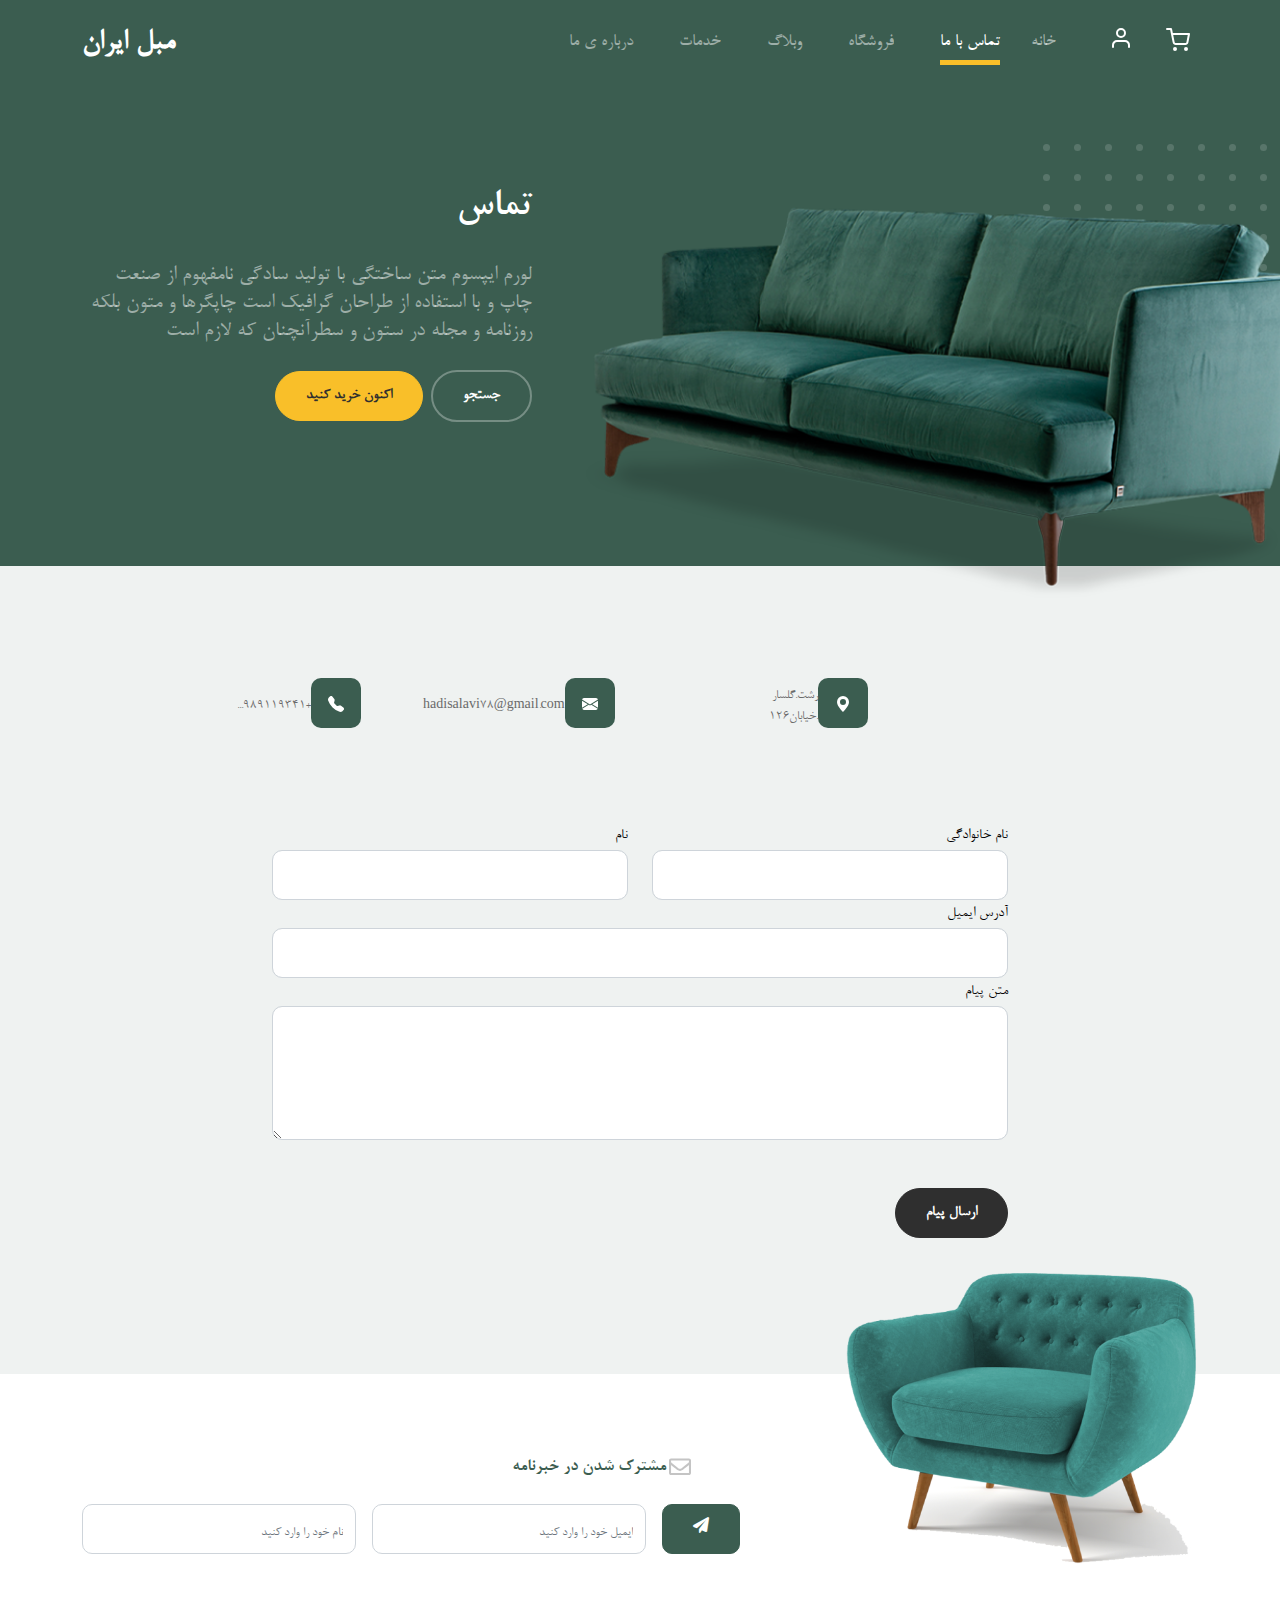
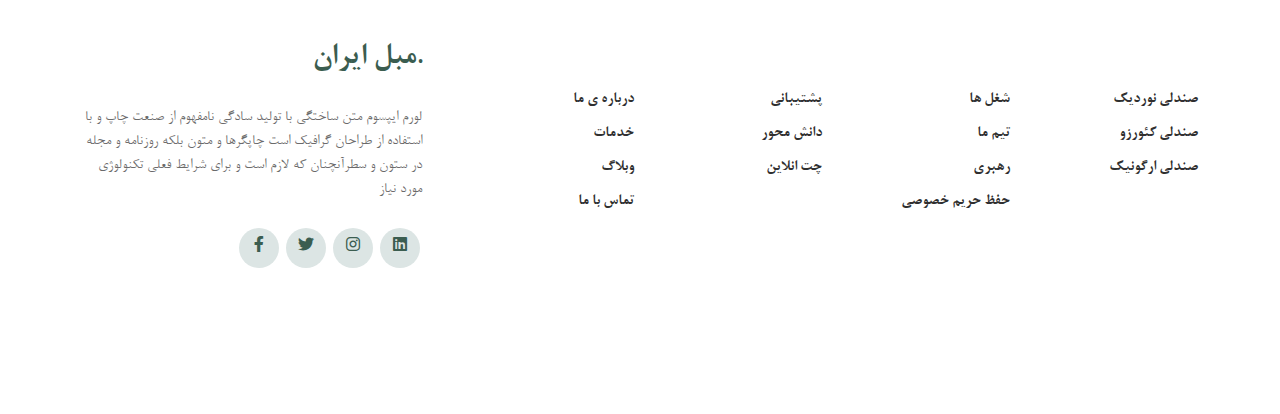
<file: furni-1.0.0/contact.html>
<!-- /*
* Bootstrap 5
* Template Name: Furni
* Template Author: Untree.co
* Template URI: https://untree.co/
* License: https://creativecommons.org/licenses/by/3.0/
*/ -->
<!doctype html>
<html lang="en">
<head>
  <meta charset="utf-8">
  <meta name="viewport" content="width=device-width, initial-scale=1, shrink-to-fit=no">
  <meta name="author" content="Untree.co">
  <link rel="shortcut icon" href="favicon.png">

  <meta name="description" content="" />
  <meta name="keywords" content="bootstrap, bootstrap4" />

		<!-- Bootstrap CSS -->
		<link href="css/bootstrap.min.css" rel="stylesheet">
		<link href="https://cdnjs.cloudflare.com/ajax/libs/font-awesome/6.0.0-beta3/css/all.min.css" rel="stylesheet">
		<link href="css/tiny-slider.css" rel="stylesheet">
		<link href="css/style.css" rel="stylesheet">
		<title>Furni Free Bootstrap 5 Template for Furniture and Interior Design Websites by Untree.co </title>
	</head>

	<body>

		<!-- Start Header/Navigation -->
		<nav class="custom-navbar navbar navbar navbar-expand-md navbar-dark bg-dark" arial-label="Furni navigation bar">

			<div class="container">
				<a class="navbar-brand" href="index.html">مبل ایران<span></span></a>

				<button class="navbar-toggler" type="button" data-bs-toggle="collapse" data-bs-target="#navbarsFurni" aria-controls="navbarsFurni" aria-expanded="false" aria-label="Toggle navigation">
					<span class="navbar-toggler-icon"></span>
				</button>

				<div class="collapse navbar-collapse" id="navbarsFurni">
					<ul class="custom-navbar-nav navbar-nav ms-auto mb-2 mb-md-0">
						
						
						

						<li><a class="nav-link" href="about.html">درباره ی ما</a></li>
						<li><a class="nav-link" href="services.html">خدمات</a></li>
						<li><a class="nav-link" href="blog.html">وبلاگ</a></li>
						<li><a class="nav-link" href="shop.html">فروشگاه</a></li>
						<li class="active"><a class="nav-link" href="contact.html">تماس با ما</a></li>
						
							<a class="nav-link" href="index.html">خانه</a>
						</li>
					</ul>

					<ul class="custom-navbar-cta navbar-nav mb-2 mb-md-0 ms-5">
						<li><a class="nav-link" href="#"><img src="images/user.svg"></a></li>
						<li><a class="nav-link" href="cart.html"><img src="images/cart.svg"></a></li>
					</ul>
				</div>
			</div>
				
		</nav>
		<!-- End Header/Navigation -->

		<!-- Start Hero Section -->
			<div class="hero">
				<div class="container">
					<div class="row justify-content-between">
						<div class="col-lg-5">
							<div class="intro-excerpt">
								<h1>تماس</h1>
								<p class="mb-4">لورم ایپسوم متن ساختگی با تولید سادگی نامفهوم از صنعت چاپ و با استفاده از طراحان گرافیک است چاپگرها و متون بلکه روزنامه و مجله در ستون و سطرآنچنان که لازم است </p>
								<p><a href="" class="btn btn-secondary me-2">اکنون خرید کنید</a><a href="#" class="btn btn-white-outline">جستجو</a></p>
							</div>
						</div>
						<div class="col-lg-7">
							<div class="hero-img-wrap">
								<img src="images/couch.png" class="img-fluid">
							</div>
						</div>
					</div>
				</div>
			</div>
		<!-- End Hero Section -->

		
		<!-- Start Contact Form -->
		<div class="untree_co-section">
      <div class="container">

        <div class="block">
          <div class="row justify-content-center">


            <div class="col-md-8 col-lg-8 pb-4">


              <div class="row mb-5">
                <div class="col-lg-4">
                  <div  class="service no-shadow align-items-center link horizontal d-flex active" data-aos="fade-left" data-aos-delay="0">
                    <div class="service-icon color-1 mb-4">
                      <svg xmlns="http://www.w3.org/2000/svg" width="16" height="16" fill="currentColor" class="bi bi-geo-alt-fill" viewBox="0 0 16 16">
                        <path d="M8 16s6-5.686 6-10A6 6 0 0 0 2 6c0 4.314 6 10 6 10zm0-7a3 3 0 1 1 0-6 3 3 0 0 1 0 6z"/>
                      </svg>
                    </div> <!-- /.icon -->
                    <div class="service-contents">
                      <p>رشت.گلسار .خیابان126</p>
                    </div> <!-- /.service-contents-->
                  </div> <!-- /.service -->
                </div>

                <div class="col-lg-4">
                  <div  class="service no-shadow align-items-center link horizontal d-flex active" data-aos="fade-left" data-aos-delay="0">
                    <div class="service-icon color-1 mb-4">
                      <svg xmlns="http://www.w3.org/2000/svg" width="16" height="16" fill="currentColor" class="bi bi-envelope-fill" viewBox="0 0 16 16">
                        <path d="M.05 3.555A2 2 0 0 1 2 2h12a2 2 0 0 1 1.95 1.555L8 8.414.05 3.555zM0 4.697v7.104l5.803-3.558L0 4.697zM6.761 8.83l-6.57 4.027A2 2 0 0 0 2 14h12a2 2 0 0 0 1.808-1.144l-6.57-4.027L8 9.586l-1.239-.757zm3.436-.586L16 11.801V4.697l-5.803 3.546z"/>
                      </svg>
                    </div> <!-- /.icon -->
                    <div class="service-contents">
                      <p>hadisalavi78@gmail.com</p>
                    </div> <!-- /.service-contents-->
                  </div> <!-- /.service -->
                </div>

                <div class="col-lg-4">
                  <div  class="service no-shadow align-items-center link horizontal d-flex active" data-aos="fade-left" data-aos-delay="0">
                    <div class="service-icon color-1 mb-4">
                      <svg xmlns="http://www.w3.org/2000/svg" width="16" height="16" fill="currentColor" class="bi bi-telephone-fill" viewBox="0 0 16 16">
                        <path fill-rule="evenodd" d="M1.885.511a1.745 1.745 0 0 1 2.61.163L6.29 2.98c.329.423.445.974.315 1.494l-.547 2.19a.678.678 0 0 0 .178.643l2.457 2.457a.678.678 0 0 0 .644.178l2.189-.547a1.745 1.745 0 0 1 1.494.315l2.306 1.794c.829.645.905 1.87.163 2.611l-1.034 1.034c-.74.74-1.846 1.065-2.877.702a18.634 18.634 0 0 1-7.01-4.42 18.634 18.634 0 0 1-4.42-7.009c-.362-1.03-.037-2.137.703-2.877L1.885.511z"/>
                      </svg>
                    </div> <!-- /.icon -->
                    <div class="service-contents">
                      <p>+989119341...</p>
                    </div> <!-- /.service-contents-->
                  </div> <!-- /.service -->
                </div>
              </div>

              <form>
                <div class="row">
                  <div class="col-6">
                    <div class="form-group">
                      <label class="text-black" for="fname">نام</label>
                      <input type="text" class="form-control" id="fname">
                    </div>
                  </div>
                  <div class="col-6">
                    <div class="form-group">
                      <label class="text-black" for="lname">نام خانوادگی</label>
                      <input type="text" class="form-control" id="lname">
                    </div>
                  </div>
                </div>
                <div class="form-group">
                  <label class="text-black" for="email">آدرس ایمیل</label>
                  <input type="email" class="form-control" id="email">
                </div>

                <div class="form-group mb-5">
                  <label class="text-black" for="message">متن پیام</label>
                  <textarea name="" class="form-control" id="message" cols="30" rows="5"></textarea>
                </div>

                <button type="submit" class="btn btn-primary-hover-outline">ارسال پیام</button>
              </form>

            </div>

          </div>

        </div>

      </div>


    </div>
  </div>

  <!-- End Contact Form -->

		

		<!-- Start Footer Section -->
		<footer class="footer-section">
			<div class="container relative">

				<div class="sofa-img">
					<img src="images/sofa.png" alt="Image" class="img-fluid">
				</div>

				<div class="row">
					<div class="col-lg-8">
						<div class="subscription-form">
							<h3 class="d-flex align-items-center"><span class="me-1"><img src="images/envelope-outline.svg" alt="Image" class="img-fluid"></span><span>مشترک شدن در خبرنامه</span></h3>

							<form action="#" class="row g-3">
								<div class="col-auto">
									<input type="text" class="form-control" placeholder="نام خود را وارد کنید">
								</div>
								<div class="col-auto">
									<input type="email" class="form-control" placeholder="ایمیل خود را وارد کنید">
								</div>
								<div class="col-auto">
									<button class="btn btn-primary">
										<span class="fa fa-paper-plane"></span>
									</button>
								</div>
							</form>

						</div>
					</div>
				</div>

				<div class="row g-5 mb-5">
					<div class="col-lg-4">
						<div class="mb-4 footer-logo-wrap"><a href="#" class="footer-logo">مبل ایران<span>.</span></a></div>
						<p class="mb-4">لورم ایپسوم متن ساختگی با تولید سادگی نامفهوم از صنعت چاپ و با استفاده از طراحان گرافیک است چاپگرها و متون بلکه روزنامه و مجله در ستون و سطرآنچنان که لازم است و برای شرایط فعلی تکنولوژی مورد نیاز </p>

						<ul class="list-unstyled custom-social">
							<li><a href="#"><span class="fa fa-brands fa-facebook-f"></span></a></li>
							<li><a href="#"><span class="fa fa-brands fa-twitter"></span></a></li>
							<li><a href="#"><span class="fa fa-brands fa-instagram"></span></a></li>
							<li><a href="#"><span class="fa fa-brands fa-linkedin"></span></a></li>
						</ul>
					</div>

					<div class="col-lg-8">
						<div class="row links-wrap">
							<div class="col-6 col-sm-6 col-md-3">
								<ul class="list-unstyled">
									<li><a href="#">درباره ی ما</a></li>
									<li><a href="#">خدمات</a></li>
									<li><a href="#">وبلاگ</a></li>
									<li><a href="#">تماس با ما</a></li>
								</ul>
							</div>

							<div class="col-6 col-sm-6 col-md-3">
								<ul class="list-unstyled">
									<li><a href="#">پشتیبانی</a></li>
									<li><a href="#">دانش محور</a></li>
									<li><a href="#">چت انلاین</a></li>
								</ul>
							</div>

							<div class="col-6 col-sm-6 col-md-3">
								<ul class="list-unstyled">
									<li><a href="#">شغل ها</a></li>
									<li><a href="#">تیم ما</a></li>
									<li><a href="#">رهبری</a></li>
									<li><a href="#">حفظ حریم خصوصی</a></li>
								</ul>
							</div>

							<div class="col-6 col-sm-6 col-md-3">
								<ul class="list-unstyled">
									<li><a href="#">صندلی نوردیک</a></li>
									<li><a href="#" >صندلی کئورزو</a></li>
									<li><a href="#">صندلی ارگونیک</a></li>
								</ul>
							</div>
						</div>
					</div>

				</div>

				<!-- <div class="border-top copyright">
					<div class="row pt-4">
						<div class="col-lg-6">
							<p class="mb-2 text-center text-lg-start">Copyright &copy;<script>document.write(new Date().getFullYear());</script>. All Rights Reserved. &mdash; Designed with love by <a href="https://untree.co">Untree.co</a> Distributed By <a hreff="https://themewagon.com">ThemeWagon</a>  <!-- License information: https://untree.co/license/ -->
            </p>
						</div>

						<!-- <div class="col-lg-6 text-center text-lg-end">
							<ul class="list-unstyled d-inline-flex ms-auto">
								<li class="me-4"><a href="#">Terms &amp; Conditions</a></li>
								<li><a href="#">Privacy Policy</a></li>
							</ul>
						</div> -->

					</div>
				</div>

			</div> 
		</footer>
		<!-- End Footer Section -->	


		<script src="js/bootstrap.bundle.min.js"></script>
		<script src="js/tiny-slider.js"></script>
		<script src="js/custom.js"></script>
	</body>

</html>
</file>
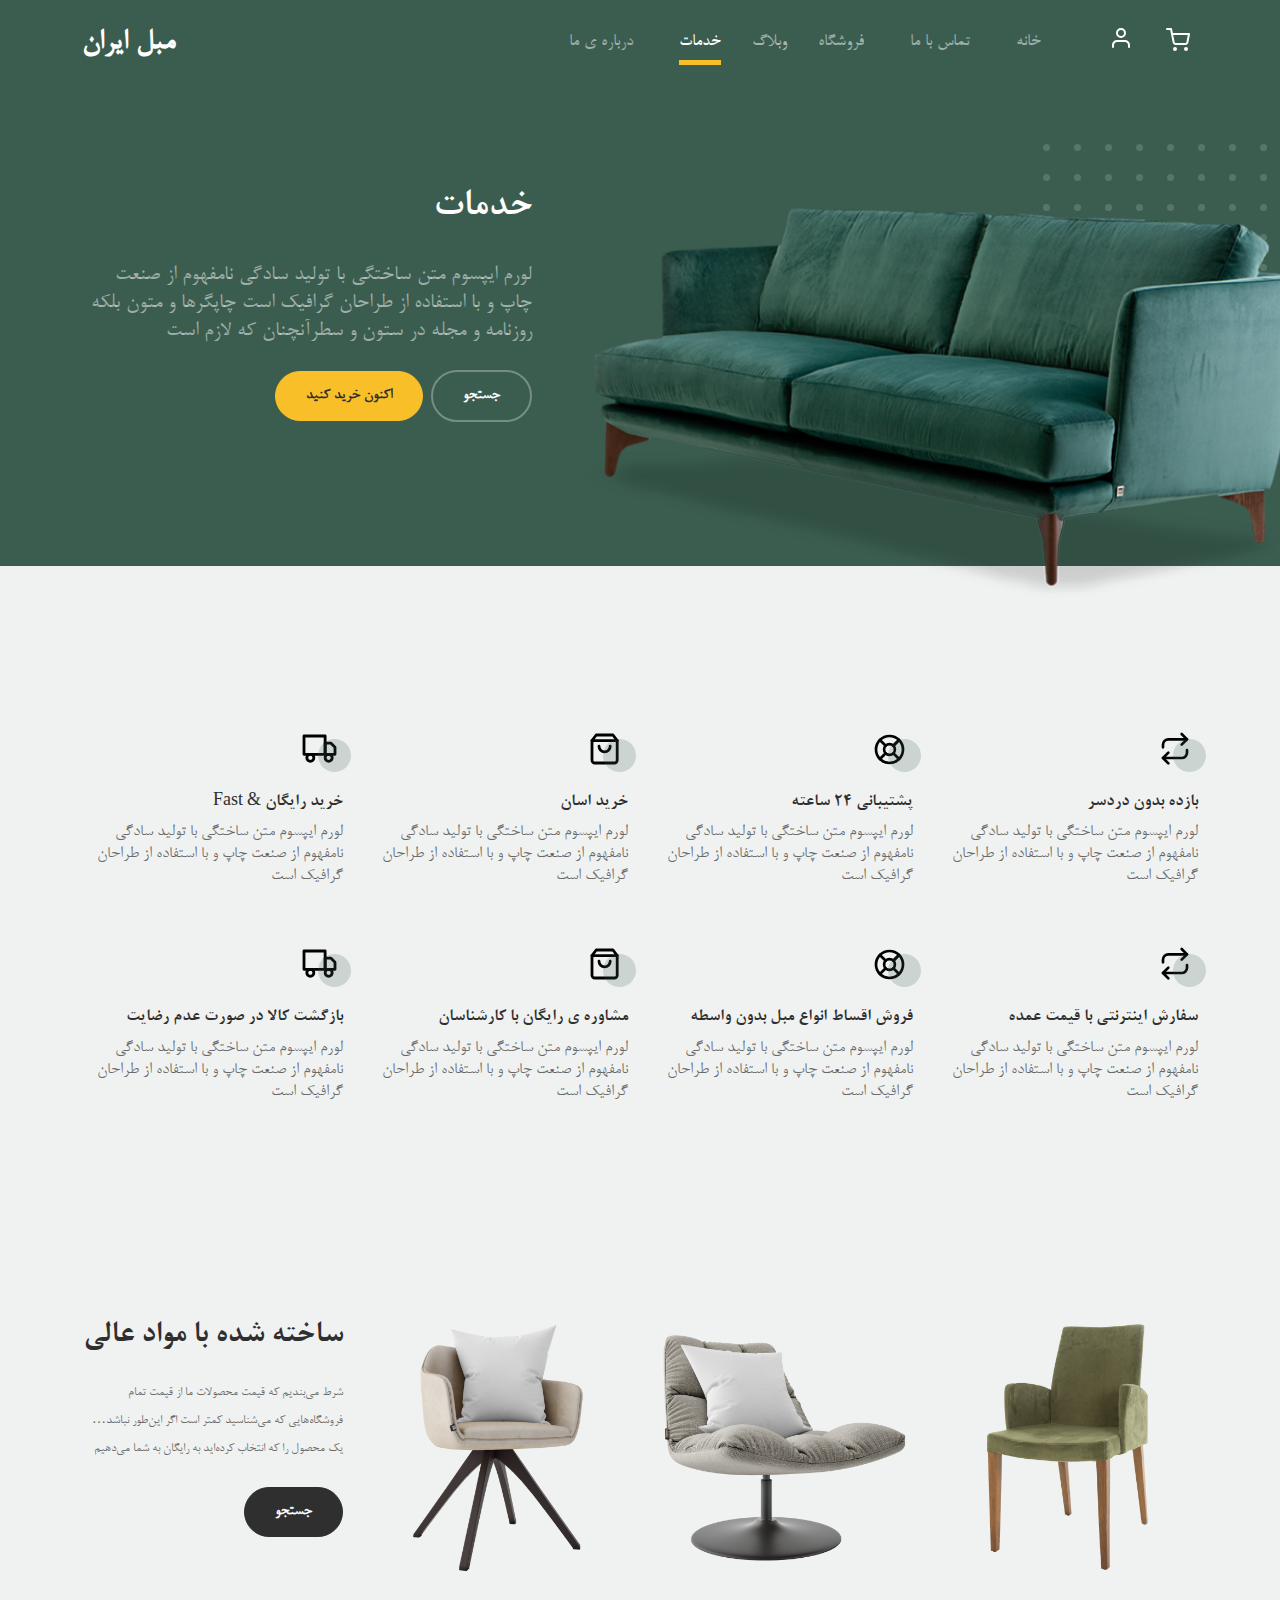
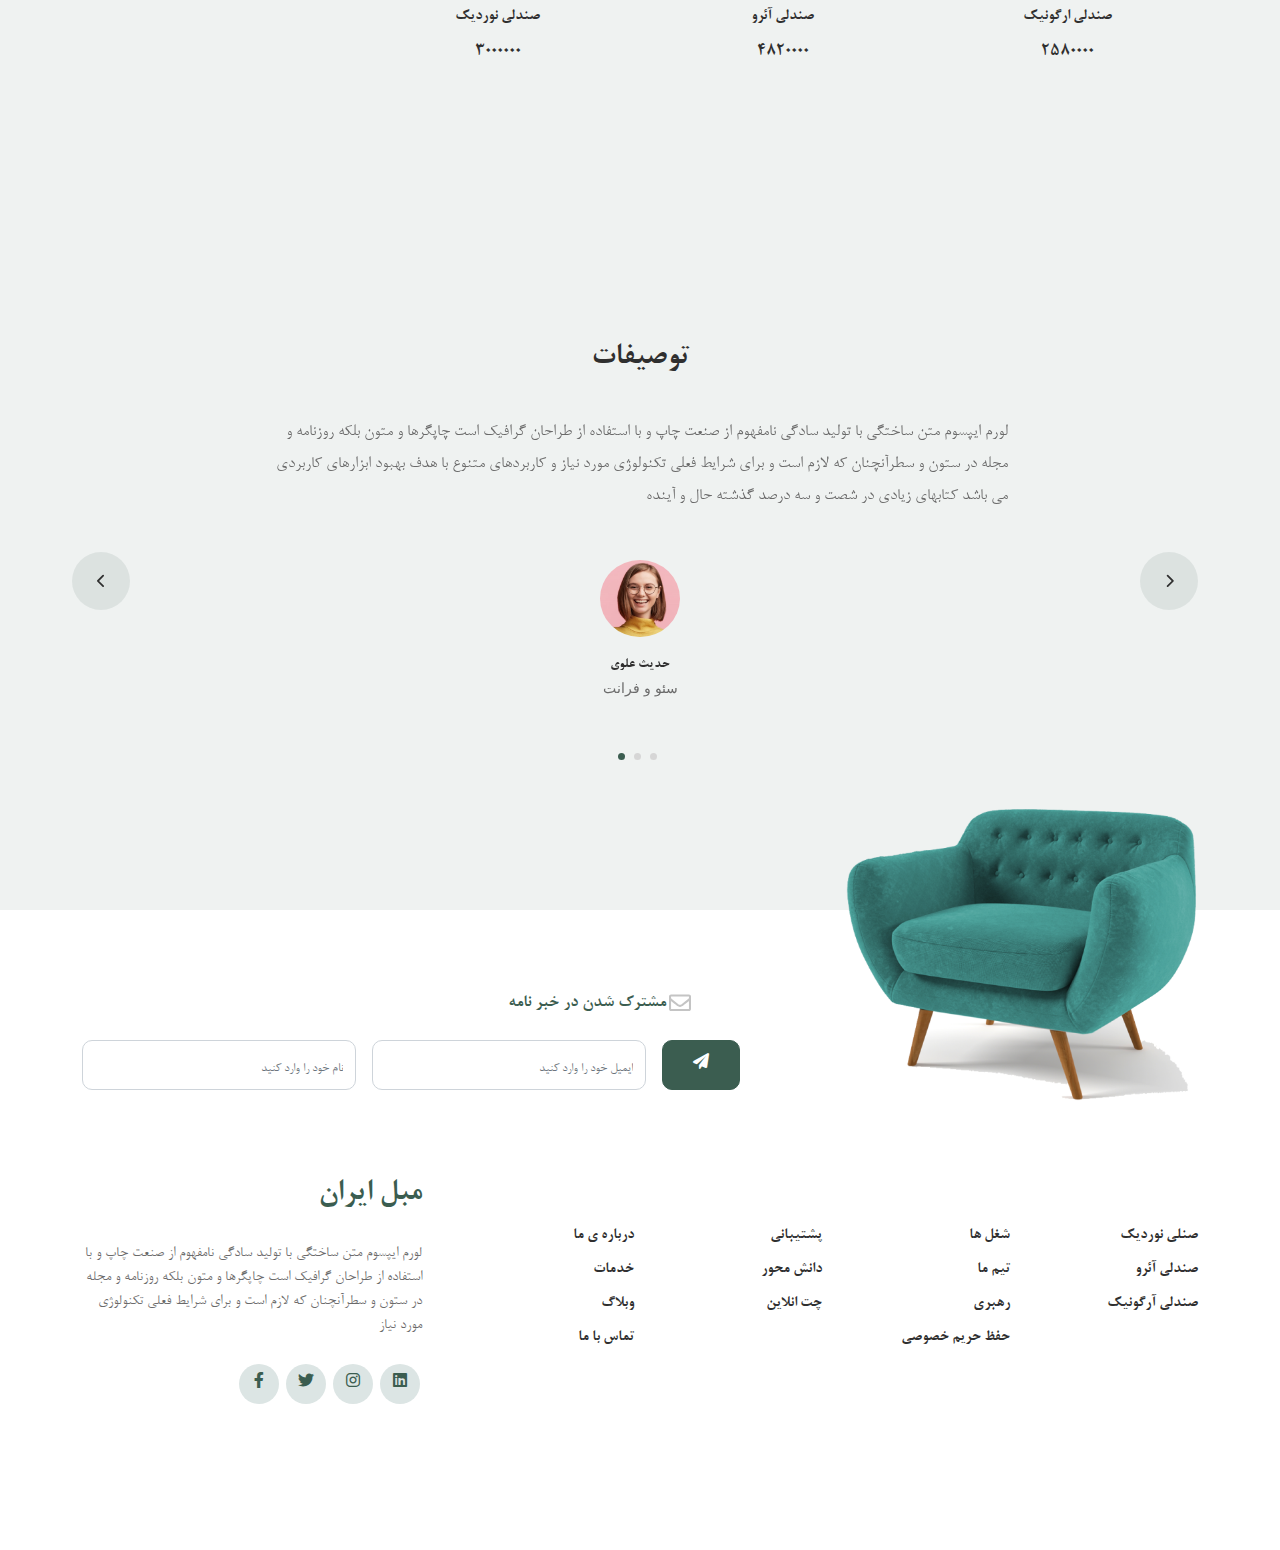
<file: furni-1.0.0/services.html>
<!-- /*
* Bootstrap 5
* Template Name: Furni
* Template Author: Untree.co
* Template URI: https://untree.co/
* License: https://creativecommons.org/licenses/by/3.0/
*/ -->
<!doctype html>
<html lang="en">
<head>
  <meta charset="utf-8">
  <meta name="viewport" content="width=device-width, initial-scale=1, shrink-to-fit=no">
  <meta name="author" content="Untree.co">
  <link rel="shortcut icon" href="favicon.png">

  <meta name="description" content="" />
  <meta name="keywords" content="bootstrap, bootstrap4" />

		<!-- Bootstrap CSS -->
		<link href="css/bootstrap.min.css" rel="stylesheet">
		<link href="https://cdnjs.cloudflare.com/ajax/libs/font-awesome/6.0.0-beta3/css/all.min.css" rel="stylesheet">
		<link href="css/tiny-slider.css" rel="stylesheet">
		<link href="css/style.css" rel="stylesheet">
		<title>Furni Free Bootstrap 5 Template for Furniture and Interior Design Websites by Untree.co </title>
	</head>

	<body>

		<!-- Start Header/Navigation -->
		<nav class="custom-navbar navbar navbar navbar-expand-md navbar-dark bg-dark" arial-label="Furni navigation bar">

			<div class="container">
				<a class="navbar-brand" href="index.html">مبل ایران<span></span></a>

				<button class="navbar-toggler" type="button" data-bs-toggle="collapse" data-bs-target="#navbarsFurni" aria-controls="navbarsFurni" aria-expanded="false" aria-label="Toggle navigation">
					<span class="navbar-toggler-icon"></span>
				</button>

				<div class="collapse navbar-collapse" id="navbarsFurni">
					<ul class="custom-navbar-nav navbar-nav ms-auto mb-2 mb-md-0">
						
						<li><a class="nav-link" href="about.html">درباره ی ما</a></li>
						<li class="nav-item active"><a class="nav-link" href="services.html">خدمات</a></li>
						<a class="nav-link" href="blog.html">وبلاگ</a></li>
						<li><a class="nav-link" href="shop.html">فروشگاه</a></li>
						<li><a class="nav-link" href="contact.html">تماس با ما</a></li>
						
							<li><a class="nav-link" href="index.html">خانه</a></li>
						
					</ul>

					<ul class="custom-navbar-cta navbar-nav mb-2 mb-md-0 ms-5">
						<li><a class="nav-link" href="#"><img src="images/user.svg"></a></li>
						<li><a class="nav-link" href="cart.html"><img src="images/cart.svg"></a></li>
					</ul>
				</div>
			</div>
				
		</nav>
		<!-- End Header/Navigation -->

		<!-- Start Hero Section -->
			<div class="hero">
				<div class="container">
					<div class="row justify-content-between">
						<div class="col-lg-5">
							<div class="intro-excerpt">
								<h1>خدمات</h1>
								<p class="mb-4">لورم ایپسوم متن ساختگی با تولید سادگی نامفهوم از صنعت چاپ و با استفاده از طراحان گرافیک است چاپگرها و متون بلکه روزنامه و مجله در ستون و سطرآنچنان که لازم است</p>
								<p><a href="" class="btn btn-secondary me-2">اکنون خرید کنید</a><a href="#" class="btn btn-white-outline">جستجو</a></p>
							</div>
						</div>
						<div class="col-lg-7">
							<div class="hero-img-wrap">
								<img src="images/couch.png" class="img-fluid">
							</div>
						</div>
					</div>
				</div>
			</div>
		<!-- End Hero Section -->

		

		<!-- Start Why Choose Us Section -->
		<div class="why-choose-section">
			<div class="container">
				
				
				<div class="row my-5">
					<div class="col-6 col-md-6 col-lg-3 mb-4">
						<div class="feature">
							<div class="icon">
								<img src="images/truck.svg" alt="Image" class="imf-fluid">
							</div>
							<h3>Fast &amp; خرید رایگان</h3>
							<p>لورم ایپسوم متن ساختگی با تولید سادگی نامفهوم از صنعت چاپ و با استفاده از طراحان گرافیک است</p>
						</div>
					</div>

					<div class="col-6 col-md-6 col-lg-3 mb-4">
						<div class="feature">
							<div class="icon">
								<img src="images/bag.svg" alt="Image" class="imf-fluid">
							</div>
							<h3>خرید اسان</h3>
							<p>لورم ایپسوم متن ساختگی با تولید سادگی نامفهوم از صنعت چاپ و با استفاده از طراحان گرافیک است</p>
						</div>
					</div>

					<div class="col-6 col-md-6 col-lg-3 mb-4">
						<div class="feature">
							<div class="icon">
								<img src="images/support.svg" alt="Image" class="imf-fluid">
							</div>
							<h3>پشتیبانی 24 ساعته</h3>
							<p>لورم ایپسوم متن ساختگی با تولید سادگی نامفهوم از صنعت چاپ و با استفاده از طراحان گرافیک است</p>
						</div>
					</div>

					<div class="col-6 col-md-6 col-lg-3 mb-4">
						<div class="feature">
							<div class="icon">
								<img src="images/return.svg" alt="Image" class="imf-fluid">
							</div>
							<h3>بازده بدون دردسر</h3>
							<p>لورم ایپسوم متن ساختگی با تولید سادگی نامفهوم از صنعت چاپ و با استفاده از طراحان گرافیک است</p>
						</div>
					</div>

					<div class="col-6 col-md-6 col-lg-3 mb-4">
						<div class="feature">
							<div class="icon">
								<img src="images/truck.svg" alt="Image" class="imf-fluid">
							</div>
							<h3>بازگشت کالا در صورت عدم رضایت</h3>
							<p>لورم ایپسوم متن ساختگی با تولید سادگی نامفهوم از صنعت چاپ و با استفاده از طراحان گرافیک است</p>
						</div>
					</div>

					<div class="col-6 col-md-6 col-lg-3 mb-4">
						<div class="feature">
							<div class="icon">
								<img src="images/bag.svg" alt="Image" class="imf-fluid">
							</div>
							<h3>مشاوره ی رایگان با کارشناسان</h3>
							<p>لورم ایپسوم متن ساختگی با تولید سادگی نامفهوم از صنعت چاپ و با استفاده از طراحان گرافیک است</p>
						</div>
					</div>

					<div class="col-6 col-md-6 col-lg-3 mb-4">
						<div class="feature">
							<div class="icon">
								<img src="images/support.svg" alt="Image" class="imf-fluid">
							</div>
							<h3>فروش اقساط انواع مبل بدون واسطه</h3>
							<p>لورم ایپسوم متن ساختگی با تولید سادگی نامفهوم از صنعت چاپ و با استفاده از طراحان گرافیک است</p>
						</div>
					</div>

					<div class="col-6 col-md-6 col-lg-3 mb-4">
						<div class="feature">
							<div class="icon">
								<img src="images/return.svg" alt="Image" class="imf-fluid">
							</div>
							<h3>سفارش اینترنتی با قیمت عمده</h3>
							<p>لورم ایپسوم متن ساختگی با تولید سادگی نامفهوم از صنعت چاپ و با استفاده از طراحان گرافیک است</p>
						</div>
					</div>

				</div>
			
			</div>
		</div>
		<!-- End Why Choose Us Section -->

		<!-- Start Product Section -->
		<div class="product-section pt-0">
			<div class="container">
				<div class="row">

					<!-- Start Column 1 -->
					<div class="col-md-12 col-lg-3 mb-5 mb-lg-0">
						<h2 class="mb-4 section-title">ساخته شده با مواد عالی</h2>
						<p class="mb-4">
							شرط می‌بندیم که قیمت محصولات ما از قیمت تمام فروشگاه‌هایی که می‌شناسید کمتر است اگر این‌طور نباشد… یک محصول را که انتخاب کرده‌اید به رایگان به شما می‌دهیم</p>
						<p><a href="#" class="btn">جستجو</a></p>
					</div> 
					<!-- End Column 1 -->

					<!-- Start Column 2 -->
					<div class="col-12 col-md-4 col-lg-3 mb-5 mb-md-0">
						<a class="product-item" href="#">
							<img src="images/product-1.png" class="img-fluid product-thumbnail">
							<h3 class="product-title">صندلی نوردیک</h3>
							<strong class="product-price">3000000</strong>

							<span class="icon-cross">
								<img src="images/cross.svg" class="img-fluid">
							</span>
						</a>
					</div> 
					<!-- End Column 2 -->

					<!-- Start Column 3 -->
					<div class="col-12 col-md-4 col-lg-3 mb-5 mb-md-0">
						<a class="product-item" href="#">
							<img src="images/product-2.png" class="img-fluid product-thumbnail">
							<h3 class="product-title">صندلی آئرو</h3>
							<strong class="product-price">4820000</strong>

							<span class="icon-cross">
								<img src="images/cross.svg" class="img-fluid">
							</span>
						</a>
					</div>
					<!-- End Column 3 -->

					<!-- Start Column 4 -->
					<div class="col-12 col-md-4 col-lg-3 mb-5 mb-md-0">
						<a class="product-item" href="#">
							<img src="images/product-3.png" class="img-fluid product-thumbnail">
							<h3 class="product-title">صندلی ارگونیک</h3>
							<strong class="product-price">2580000</strong>

							<span class="icon-cross">
								<img src="images/cross.svg" class="img-fluid">
							</span>
						</a>
					</div>
					<!-- End Column 4 -->

				</div>
			</div>
		</div>
		<!-- End Product Section -->

		

		<!-- Start Testimonial Slider -->
		<div class="testimonial-section before-footer-section">
			<div class="container">
				<div class="row">
					<div class="col-lg-7 mx-auto text-center">
						<h2 class="section-title">توصیفات</h2>
					</div>
				</div>

				<div class="row justify-content-center">
					<div class="col-lg-12">
						<div class="testimonial-slider-wrap text-center">

							<div id="testimonial-nav">
								<span class="prev" data-controls="prev"><span class="fa fa-chevron-left"></span></span>
								<span class="next" data-controls="next"><span class="fa fa-chevron-right"></span></span>
							</div>

							<div class="testimonial-slider">
								
								<div class="item">
									<div class="row justify-content-center">
										<div class="col-lg-8 mx-auto">

											<div class="testimonial-block text-center">
												<blockquote class="mb-5">
													<p>

														لورم ایپسوم متن ساختگی با تولید سادگی نامفهوم از صنعت چاپ و با استفاده از طراحان گرافیک است چاپگرها و متون بلکه روزنامه و مجله در ستون و سطرآنچنان که لازم است و برای شرایط فعلی تکنولوژی مورد نیاز و کاربردهای متنوع با هدف بهبود ابزارهای کاربردی می باشد کتابهای زیادی در شصت و سه درصد گذشته حال و آینده
													</p>
												</blockquote>

												<div class="author-info">
													<div class="author-pic">
														<img src="images/person-1.png" alt="Maria Jones" class="img-fluid">
													</div>
													<h3 class="font-weight-bold">حدیث علوی</h3>
													<span class="position d-block mb-3">سئو و فرانت</span>
												</div>
											</div>

										</div>
									</div>
								</div> 
								<!-- END item -->

								<div class="item">
									<div class="row justify-content-center">
										<div class="col-lg-8 mx-auto">

											<div class="testimonial-block text-center">
												<blockquote class="mb-5">
													<p>

														لورم ایپسوم متن ساختگی با تولید سادگی نامفهوم از صنعت چاپ و با استفاده از طراحان گرافیک است چاپگرها و متون بلکه روزنامه و مجله در ستون و سطرآنچنان که لازم است و برای شرایط فعلی تکنولوژی مورد نیاز و کاربردهای متنوع با هدف بهبود ابزارهای کاربردی می باشد کتابهای زیادی در شصت و سه درصد گذشته حال و آینده
													</p>
												</blockquote>

												<div class="author-info">
													<div class="author-pic">
														<img src="images/person-1.png" alt="Maria Jones" class="img-fluid">
													</div>
													<h3 class="font-weight-bold">حدیث علوی</h3>
													<span class="position d-block mb-3">سئو و فرانت</span>
												</div>
											</div>

										</div>
									</div>
								</div> 
								<!-- END item -->

								<div class="item">
									<div class="row justify-content-center">
										<div class="col-lg-8 mx-auto">

											<div class="testimonial-block text-center">
												<blockquote class="mb-5">
													<p>

														لورم ایپسوم متن ساختگی با تولید سادگی نامفهوم از صنعت چاپ و با استفاده از طراحان گرافیک است چاپگرها و متون بلکه روزنامه و مجله در ستون و سطرآنچنان که لازم است و برای شرایط فعلی تکنولوژی مورد نیاز و کاربردهای متنوع با هدف بهبود ابزارهای کاربردی می باشد کتابهای زیادی در شصت و سه درصد گذشته حال و آینده
													</p>
												</blockquote>

												<div class="author-info">
													<div class="author-pic">
														<img src="images/person-1.png" alt="Maria Jones" class="img-fluid">
													</div>
													<h3 class="font-weight-bold">حدیث علوی</h3>
													<span class="position d-block mb-3">سئو و فرانت</span>
												</div>
											</div>

										</div>
									</div>
								</div> 
								<!-- END item -->

							</div>

						</div>
					</div>
				</div>
			</div>
		</div>
		<!-- End Testimonial Slider -->

		

		<!-- Start Footer Section -->
		<footer class="footer-section">
			<div class="container relative">

				<div class="sofa-img">
					<img src="images/sofa.png" alt="Image" class="img-fluid">
				</div>

				<div class="row">
					<div class="col-lg-8">
						<div class="subscription-form">
							<h3 class="d-flex align-items-center"><span class="me-1"><img src="images/envelope-outline.svg" alt="Image" class="img-fluid"></span><span>مشترک شدن در خبر نامه</span></h3>

							<form action="#" class="row g-3">
								<div class="col-auto">
									<input type="text" class="form-control" placeholder="نام خود را وارد کنید">
								</div>
								<div class="col-auto">
									<input type="email" class="form-control" placeholder="ایمیل خود را وارد کنید">
								</div>
								<div class="col-auto">
									<button class="btn btn-primary">
										<span class="fa fa-paper-plane"></span>
									</button>
								</div>
							</form>

						</div>
					</div>
				</div>

				<div class="row g-5 mb-5">
					<div class="col-lg-4">
						<div class="mb-4 footer-logo-wrap"><a href="#" class="footer-logo">مبل ایران<span></span></a></div>
						<p class="mb-4">لورم ایپسوم متن ساختگی با تولید سادگی نامفهوم از صنعت چاپ و با استفاده از طراحان گرافیک است چاپگرها و متون بلکه روزنامه و مجله در ستون و سطرآنچنان که لازم است و برای شرایط فعلی تکنولوژی مورد نیاز </p>

						<ul class="list-unstyled custom-social">
							<li><a href="#"><span class="fa fa-brands fa-facebook-f"></span></a></li>
							<li><a href="#"><span class="fa fa-brands fa-twitter"></span></a></li>
							<li><a href="#"><span class="fa fa-brands fa-instagram"></span></a></li>
							<li><a href="#"><span class="fa fa-brands fa-linkedin"></span></a></li>
						</ul>
					</div>

					<div class="col-lg-8">
						<div class="row links-wrap">
							<div class="col-6 col-sm-6 col-md-3">
								<ul class="list-unstyled">
									<li><a href="#">درباره ی ما</a></li>
									<li><a href="#">خدمات</a></li>
									<li><a href="#">وبلاگ</a></li>
									<li><a href="#">تماس با ما</a></li>
								</ul>
							</div>

							<div class="col-6 col-sm-6 col-md-3">
								<ul class="list-unstyled">
									<li><a href="#">پشتیبانی</a></li>
									<li><a href="#">دانش محور</a></li>
									<li><a href="#">چت انلاین</a></li>
								</ul>
							</div>

							<div class="col-6 col-sm-6 col-md-3">
								<ul class="list-unstyled">
									<li><a href="#">شغل ها</a></li>
									<li><a href="#">تیم ما</a></li>
									<li><a href="#">رهبری</a></li>
									<li><a href="#">حفظ حریم خصوصی</a></li>
								</ul>
							</div>

							<div class="col-6 col-sm-6 col-md-3">
								<ul class="list-unstyled">
									<li><a href="#">صنلی نوردیک</a></li>
									<li><a href="#">صندلی آئرو</a></li>
									<li><a href="#">صندلی آرگونیک</a></li>
								</ul>
							</div>
						</div>
					</div>

				</div>

				<!-- <div class="border-top copyright">
					<div class="row pt-4">
						<div class="col-lg-6">
							<p class="mb-2 text-center text-lg-start">Copyright &copy;<script>document.write(new Date().getFullYear());</script>. All Rights Reserved. &mdash; Designed with love by <a href="https://untree.co">Untree.co</a> Distributed By <a hreff="https://themewagon.com">ThemeWagon</a> <!-- License information: https://untree.co/license/ -->
            <!-- </p>
						</div>

						<div class="col-lg-6 text-center text-lg-end">
							<ul class="list-unstyled d-inline-flex ms-auto">
								<li class="me-4"><a href="#">Terms &amp; Conditions</a></li>
								<li><a href="#">Privacy Policy</a></li>
							</ul>
						</div>

					</div>
				</div> -->

			<!-- </div> --> 
		</footer>
		<!-- End Footer Section -->	


		<script src="js/bootstrap.bundle.min.js"></script>
		<script src="js/tiny-slider.js"></script>
		<script src="js/custom.js"></script>
	</body>

</html>
</file>
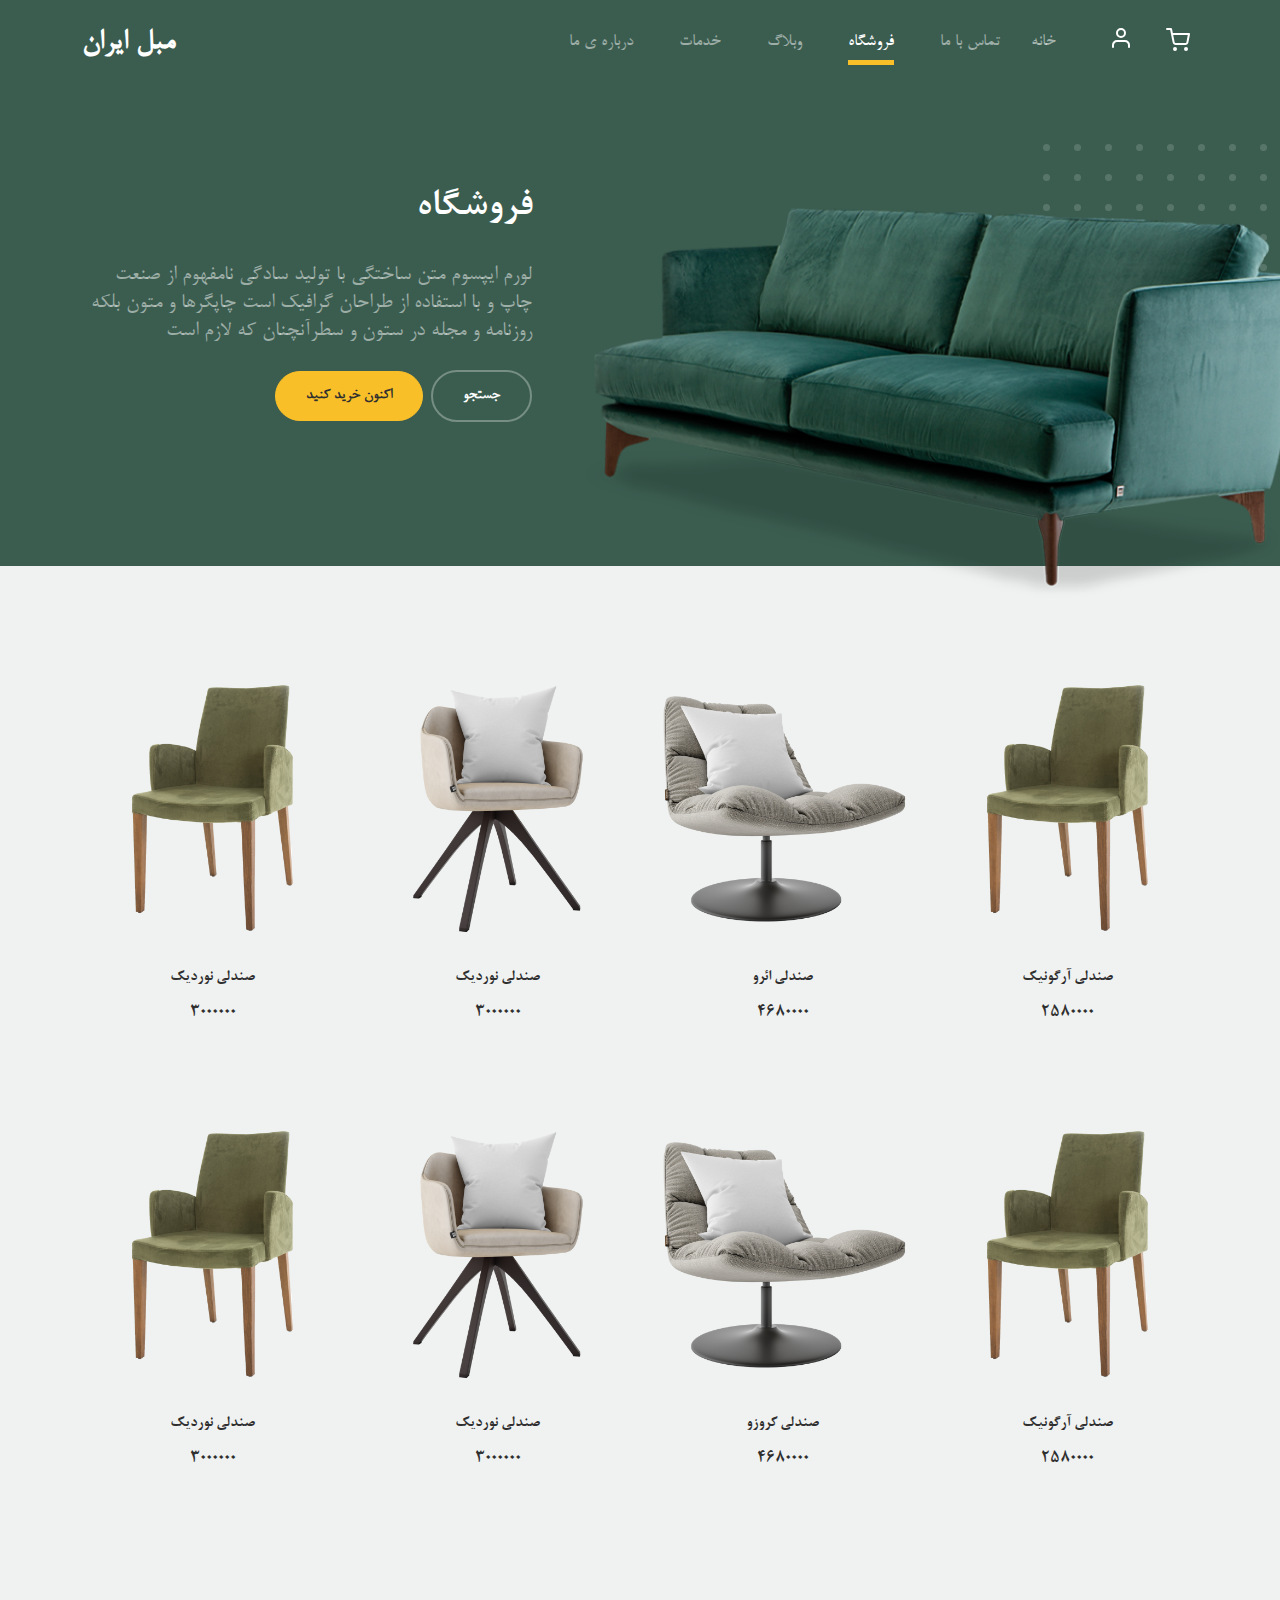
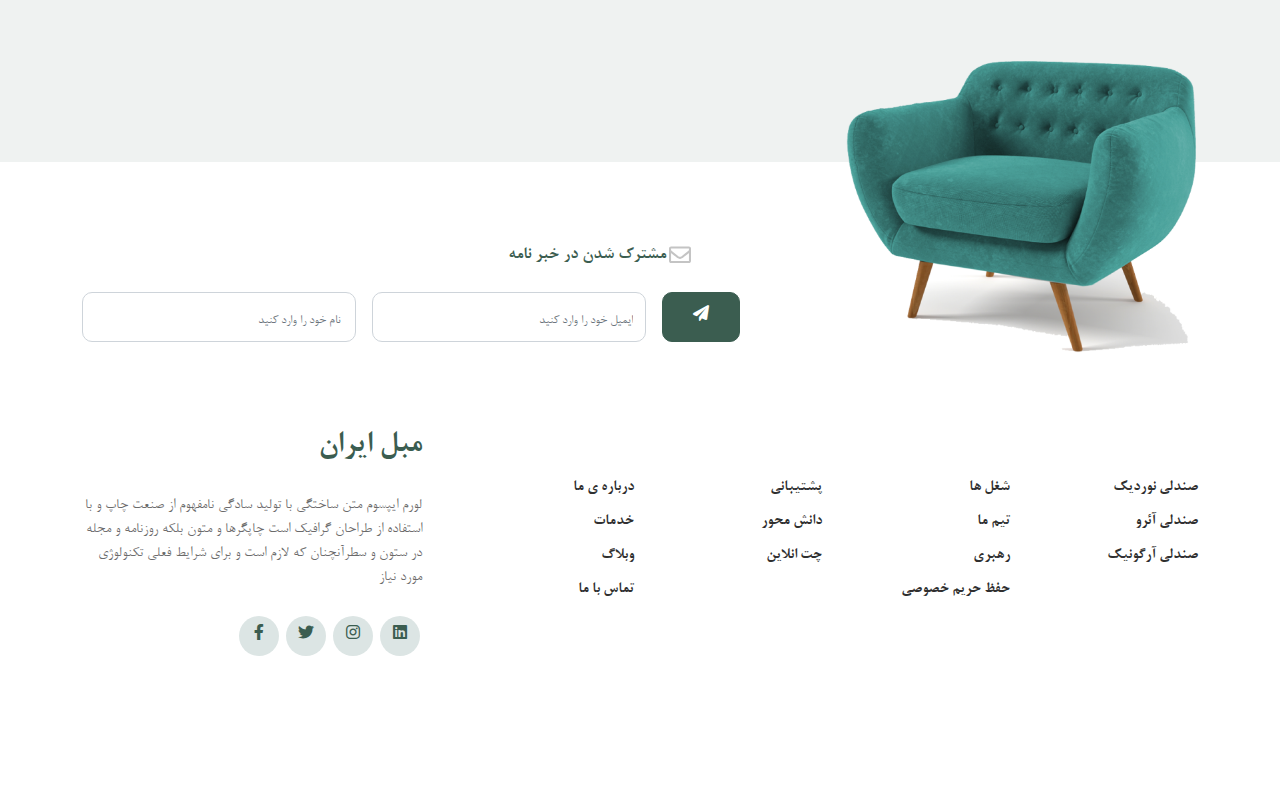
<file: furni-1.0.0/shop.html>
<!-- /*
* Bootstrap 5
* Template Name: Furni
* Template Author: Untree.co
* Template URI: https://untree.co/
* License: https://creativecommons.org/licenses/by/3.0/
*/ -->
<!doctype html>
<html lang="en">
<head>
  <meta charset="utf-8">
  <meta name="viewport" content="width=device-width, initial-scale=1, shrink-to-fit=no">
  <meta name="author" content="Untree.co">
  <link rel="shortcut icon" href="favicon.png">

  <meta name="description" content="" />
  <meta name="keywords" content="bootstrap, bootstrap4" />

		<!-- Bootstrap CSS -->
		<link href="css/bootstrap.min.css" rel="stylesheet">
		<link href="https://cdnjs.cloudflare.com/ajax/libs/font-awesome/6.0.0-beta3/css/all.min.css" rel="stylesheet">
		<link href="css/tiny-slider.css" rel="stylesheet">
		<link href="css/style.css" rel="stylesheet">
		<title>Furni Free Bootstrap 5 Template for Furniture and Interior Design Websites by Untree.co </title>
	</head>

	<body>

		<!-- Start Header/Navigation -->
		<nav class="custom-navbar navbar navbar navbar-expand-md navbar-dark bg-dark" arial-label="Furni navigation bar">

			<div class="container">
				<a class="navbar-brand" href="index.html">مبل ایران<span></span></a>

				<button class="navbar-toggler" type="button" data-bs-toggle="collapse" data-bs-target="#navbarsFurni" aria-controls="navbarsFurni" aria-expanded="false" aria-label="Toggle navigation">
					<span class="navbar-toggler-icon"></span>
				</button>

				<div class="collapse navbar-collapse" id="navbarsFurni">
					<ul class="custom-navbar-nav navbar-nav ms-auto mb-2 mb-md-0">
						<!-- <li class="nav-item ">
						
						
						<li><a class="nav-link" href="about.html">درباره ی ما</a></li>
						<li><a class="nav-link" href="services.html">خدمات</a></li>
						<li><a class="nav-link" href="blog.html">وبلاگ</a></li>
						<li><a class="nav-link" href="contact.html">تماس با ما</a></li>
						<a class="nav-link" href="index.html">خانه</a>
					</li>
					<li class="active"><a class="nav-link" href="shop.html">فروشگاه</a></li> -->


					<li><a class="nav-link" href="about.html">درباره ی ما</a></li>
						<li><a class="nav-link" href="services.html">خدمات</a></li>
						<li><a class="nav-link" href="blog.html">وبلاگ</a></li>
						<li class="nav-item active"><a class="nav-link" href="shop.html">فروشگاه</a></li>
						<li><a class="nav-link" href="contact.html">تماس با ما</a></li>
						
							<a class="nav-link" href="index.html">خانه</a>
						</li>
					</ul>

					<ul class="custom-navbar-cta navbar-nav mb-2 mb-md-0 ms-5">
						<li><a class="nav-link" href="#"><img src="images/user.svg"></a></li>
						<li><a class="nav-link" href="cart.html"><img src="images/cart.svg"></a></li>
					</ul>
				</div>
			</div>
				
		</nav>
		<!-- End Header/Navigation -->

		<!-- Start Hero Section -->
			<div class="hero">
				<div class="container">
					<div class="row justify-content-between">
						<div class="col-lg-5">
							<div class="intro-excerpt">
								<h1>فروشگاه</h1>
								<p class="mb-4">لورم ایپسوم متن ساختگی با تولید سادگی نامفهوم از صنعت چاپ و با استفاده از طراحان گرافیک است چاپگرها و متون بلکه روزنامه و مجله در ستون و سطرآنچنان که لازم است </p>
								<p><a href="" class="btn btn-secondary me-2">اکنون خرید کنید</a><a href="#" class="btn btn-white-outline">جستجو</a></p>
							</div>
						</div>
						<div class="col-lg-7">
							<div class="hero-img-wrap">
								<img src="images/couch.png" class="img-fluid">
							</div>
						</div>
						<div class="col-lg-7">
							
						</div>
					</div>
				</div>
			</div>
		<!-- End Hero Section -->

		

		<div class="untree_co-section product-section before-footer-section">
		    <div class="container">
		      	<div class="row">

		      		<!-- Start Column 1 -->
					<div class="col-12 col-md-4 col-lg-3 mb-5">
						<a class="product-item" href="#">
							<img src="images/product-3.png" class="img-fluid product-thumbnail">
							<h3 class="product-title">صندلی نوردیک</h3>
							<strong class="product-price">3000000</strong>

							<span class="icon-cross">
								<img src="images/cross.svg" class="img-fluid">
							</span>
						</a>
					</div> 
					<!-- End Column 1 -->
						
					<!-- Start Column 2 -->
					<div class="col-12 col-md-4 col-lg-3 mb-5">
						<a class="product-item" href="#">
							<img src="images/product-1.png" class="img-fluid product-thumbnail">
							<h3 class="product-title">صندلی نوردیک</h3>
							<strong class="product-price">3000000</strong>

							<span class="icon-cross">
								<img src="images/cross.svg" class="img-fluid">
							</span>
						</a>
					</div> 
					<!-- End Column 2 -->

					<!-- Start Column 3 -->
					<div class="col-12 col-md-4 col-lg-3 mb-5">
						<a class="product-item" href="#">
							<img src="images/product-2.png" class="img-fluid product-thumbnail">
							<h3 class="product-title">صندلی ائرو</h3>
							<strong class="product-price">4680000</strong>

							<span class="icon-cross">
								<img src="images/cross.svg" class="img-fluid">
							</span>
						</a>
					</div>
					<!-- End Column 3 -->

					<!-- Start Column 4 -->
					<div class="col-12 col-md-4 col-lg-3 mb-5">
						<a class="product-item" href="#">
							<img src="images/product-3.png" class="img-fluid product-thumbnail">
							<h3 class="product-title">صندلی آرگونیک</h3>
							<strong class="product-price">2580000</strong>

							<span class="icon-cross">
								<img src="images/cross.svg" class="img-fluid">
							</span>
						</a>
					</div>
					<!-- End Column 4 -->


					<!-- Start Column 1 -->
					<div class="col-12 col-md-4 col-lg-3 mb-5">
						<a class="product-item" href="#">
							<img src="images/product-3.png" class="img-fluid product-thumbnail">
							<h3 class="product-title">صندلی نوردیک</h3>
							<strong class="product-price">3000000</strong>

							<span class="icon-cross">
								<img src="images/cross.svg" class="img-fluid">
							</span>
						</a>
					</div> 
					<!-- End Column 1 -->
						
					<!-- Start Column 2 -->
					<div class="col-12 col-md-4 col-lg-3 mb-5">
						<a class="product-item" href="#">
							<img src="images/product-1.png" class="img-fluid product-thumbnail">
							<h3 class="product-title">صندلی نوردیک</h3>
							<strong class="product-price">3000000</strong>

							<span class="icon-cross">
								<img src="images/cross.svg" class="img-fluid">
							</span>
						</a>
					</div> 
					<!-- End Column 2 -->

					<!-- Start Column 3 -->
					<div class="col-12 col-md-4 col-lg-3 mb-5">
						<a class="product-item" href="#">
							<img src="images/product-2.png" class="img-fluid product-thumbnail">
							<h3 class="product-title">صندلی کروزو</h3>
							<strong class="product-price">4680000</strong>

							<span class="icon-cross">
								<img src="images/cross.svg" class="img-fluid">
							</span>
						</a>
					</div>
					<!-- End Column 3 -->

					<!-- Start Column 4 -->
					<div class="col-12 col-md-4 col-lg-3 mb-5">
						<a class="product-item" href="#">
							<img src="images/product-3.png" class="img-fluid product-thumbnail">
							<h3 class="product-title">صندلی آرگونیک</h3>
							<strong class="product-price">2580000</strong>

							<span class="icon-cross">
								<img src="images/cross.svg" class="img-fluid">
							</span>
						</a>
					</div>
					<!-- End Column 4 -->

		      	</div>
		    </div>
		</div>


		<!-- Start Footer Section -->
		<footer class="footer-section">
			<div class="container relative">

				<div class="sofa-img">
					<img src="images/sofa.png" alt="Image" class="img-fluid">
				</div>

				<div class="row">
					<div class="col-lg-8">
						<div class="subscription-form">
							<h3 class="d-flex align-items-center"><span class="me-1"><img src="images/envelope-outline.svg" alt="Image" class="img-fluid"></span><span>مشترک شدن در خبر نامه</span></h3>

							<form action="#" class="row g-3">
								<div class="col-auto">
									<input type="text" class="form-control" placeholder="نام خود را وارد کنید ">
								</div>
								<div class="col-auto">
									<input type="email" class="form-control" placeholder="ایمیل خود را وارد کنید">
								</div>
								<div class="col-auto">
									<button class="btn btn-primary">
										<span class="fa fa-paper-plane"></span>
									</button>
								</div>
							</form>

						</div>
					</div>
				</div>

				<div class="row g-5 mb-5">
					<div class="col-lg-4">
						<div class="mb-4 footer-logo-wrap"><a href="#" class="footer-logo">مبل ایران<span></span></a></div>
						<p class="mb-4">لورم ایپسوم متن ساختگی با تولید سادگی نامفهوم از صنعت چاپ و با استفاده از طراحان گرافیک است چاپگرها و متون بلکه روزنامه و مجله در ستون و سطرآنچنان که لازم است و برای شرایط فعلی تکنولوژی مورد نیاز </p>

						<ul class="list-unstyled custom-social">
							<li><a href="#"><span class="fa fa-brands fa-facebook-f"></span></a></li>
							<li><a href="#"><span class="fa fa-brands fa-twitter"></span></a></li>
							<li><a href="#"><span class="fa fa-brands fa-instagram"></span></a></li>
							<li><a href="#"><span class="fa fa-brands fa-linkedin"></span></a></li>
						</ul>
					</div>

					<div class="col-lg-8">
						<div class="row links-wrap">
							<div class="col-6 col-sm-6 col-md-3">
								<ul class="list-unstyled">
									<li><a href="#">درباره ی ما</a></li>
									<li><a href="#">خدمات</a></li>
									<li><a href="#">وبلاگ</a></li>
									<li><a href="#">تماس با ما</a></li>
								</ul>
							</div>

							<div class="col-6 col-sm-6 col-md-3">
								<ul class="list-unstyled">
									<li><a href="#">پشتیبانی</a></li>
									<li><a href="#">دانش محور</a></li>
									<li><a href="#">چت انلاین</a></li>
								</ul>
							</div>

							<div class="col-6 col-sm-6 col-md-3">
								<ul class="list-unstyled">
									<li><a href="#">شغل ها</a></li>
									<li><a href="#">تیم ما</a></li>
									<li><a href="#">رهبری</a></li>
									<li><a href="#">حفظ حریم خصوصی</a></li>
								</ul>
							</div>

							<div class="col-6 col-sm-6 col-md-3">
								<ul class="list-unstyled">
									<li><a href="#">صندلی نوردیک</a></li>
									<li><a href="#">صندلی آئرو</a></li>
									<li><a href="#">صندلی آرگونیک</a></li>
								</ul>
							</div>
						</div>
					</div>

				</div>

				<!-- <div class="border-top copyright">
					<div class="row pt-4">
						<div class="col-lg-6">
							<p class="mb-2 text-center text-lg-start">Copyright &copy;<script>document.write(new Date().getFullYear());</script>. All Rights Reserved. &mdash; Designed with love by <a href="https://untree.co">Untree.co</a>  Distributed By <a href="https://themewagon.com">ThemeWagon</a> <!-- License information: https://untree.co/license/ -->
            <!-- </p>
						</div>

						<div class="col-lg-6 text-center text-lg-end">
							<ul class="list-unstyled d-inline-flex ms-auto">
								<li class="me-4"><a href="#">Terms &amp; Conditions</a></li>
								<li><a href="#">Privacy Policy</a></li>
							</ul>
						</div> 

					</div>
				</div>

			</div> -->
		</footer>
		<!-- End Footer Section -->	


		<script src="js/bootstrap.bundle.min.js"></script>
		<script src="js/tiny-slider.js"></script>
		<script src="js/custom.js"></script>
	</body>

</html>
</file>
<file: furni-1.0.0/css/tiny-slider.css>
.tns-outer{padding:0 !important}.tns-outer [hidden]{display:none !important}.tns-outer [aria-controls],.tns-outer [data-action]{cursor:pointer}.tns-slider{-webkit-transition:all 0s;-moz-transition:all 0s;transition:all 0s}.tns-slider>.tns-item{-webkit-box-sizing:border-box;-moz-box-sizing:border-box;box-sizing:border-box}.tns-horizontal.tns-subpixel{white-space:nowrap}.tns-horizontal.tns-subpixel>.tns-item{display:inline-block;vertical-align:top;white-space:normal}.tns-horizontal.tns-no-subpixel:after{content:'';display:table;clear:both}.tns-horizontal.tns-no-subpixel>.tns-item{float:left}.tns-horizontal.tns-carousel.tns-no-subpixel>.tns-item{margin-right:-100%}.tns-no-calc{position:relative;left:0}.tns-gallery{position:relative;left:0;min-height:1px}.tns-gallery>.tns-item{position:absolute;left:-100%;-webkit-transition:transform 0s, opacity 0s;-moz-transition:transform 0s, opacity 0s;transition:transform 0s, opacity 0s}.tns-gallery>.tns-slide-active{position:relative;left:auto !important}.tns-gallery>.tns-moving{-webkit-transition:all 0.25s;-moz-transition:all 0.25s;transition:all 0.25s}.tns-autowidth{display:inline-block}.tns-lazy-img{-webkit-transition:opacity 0.6s;-moz-transition:opacity 0.6s;transition:opacity 0.6s;opacity:0.6}.tns-lazy-img.tns-complete{opacity:1}.tns-ah{-webkit-transition:height 0s;-moz-transition:height 0s;transition:height 0s}.tns-ovh{overflow:hidden}.tns-visually-hidden{position:absolute;left:-10000em}.tns-transparent{opacity:0;visibility:hidden}.tns-fadeIn{opacity:1;filter:alpha(opacity=100);z-index:0}.tns-normal,.tns-fadeOut{opacity:0;filter:alpha(opacity=0);z-index:-1}.tns-vpfix{white-space:nowrap}.tns-vpfix>div,.tns-vpfix>li{display:inline-block}.tns-t-subp2{margin:0 auto;width:310px;position:relative;height:10px;overflow:hidden}.tns-t-ct{width:2333.3333333%;width:-webkit-calc(100% * 70 / 3);width:-moz-calc(100% * 70 / 3);width:calc(100% * 70 / 3);position:absolute;right:0}.tns-t-ct:after{content:'';display:table;clear:both}.tns-t-ct>div{width:1.4285714%;width:-webkit-calc(100% / 70);width:-moz-calc(100% / 70);width:calc(100% / 70);height:10px;float:left}

/*# sourceMappingURL=sourcemaps/tiny-slider.css.map */
</file>
<file: furni-1.0.0/css/style.css>
/*
* Template Name: UntreeStore
* Template Author: Untree.co
* Author URI: https://untree.co/
* License: https://creativecommons.org/licenses/by/3.0/
*/
@import url("https://fonts.googleapis.com/css2?family=Inter:wght@400;500;600;700;800&display=swap");
body {
  overflow-x: hidden;
  position: relative; }
@font-face {
  font-family:bnz ;
  src: url("./B-NAZANIN.TTF");
}
@font-face {
  font-family: bbnz;
  src: url("./802b712c01cdf4eb7f15d9180567345060f800291901931.ttf");
}
body {
  font-family: "Inter", sans-serif;
  font-weight: 400;
  line-height: 28px;
  color: #6a6a6a;
  font-size: 14px;
  background-color: #eff2f1; }

a {
  text-decoration: none;
  -webkit-transition: .3s all ease;
  -o-transition: .3s all ease;
  transition: .3s all ease;
  color: #2f2f2f;
  text-decoration: underline; }
  a:hover {
    color: #2f2f2f;
    text-decoration: none; }
  a.more {
    font-weight: 600; }

.custom-navbar {
  font-family: bnz;
  font-size: 19px;
  background: #3b5d50 !important;
  padding-top: 20px;
  padding-bottom: 20px; }
  .custom-navbar .navbar-brand {
    font-size: 32px;
    font-weight: 600; }
    .custom-navbar .navbar-brand > span {
      opacity: .4; }
  .custom-navbar .navbar-toggler {
    border-color: transparent; }
    .custom-navbar .navbar-toggler:active, .custom-navbar .navbar-toggler:focus {
      -webkit-box-shadow: none;
      box-shadow: none;
      outline: none; }
  @media (min-width: 992px) {
    .custom-navbar .custom-navbar-nav li {
      margin-left: 15px;

      margin-right: 15px; } }
  .custom-navbar .custom-navbar-nav li a {
    font-weight: 500;
    color: #ffffff !important;
    opacity: .5;
    -webkit-transition: .3s all ease;
    -o-transition: .3s all ease;
    transition: .3s all ease;
    position: relative; }
    @media (min-width: 768px) {
      .custom-navbar .custom-navbar-nav li a:before {
        content: "";
        position: absolute;
        bottom: 0;
        left: 8px;
        right: 8px;
        background: #f9bf29;
        height: 5px;
        opacity: 1;
        
        visibility: visible;
        width: 0;
        -webkit-transition: .15s all ease-out;
        -o-transition: .15s all ease-out;
        transition: .15s all ease-out; } }
    .custom-navbar .custom-navbar-nav li a:hover {
      opacity: 1; }
      .custom-navbar .custom-navbar-nav li a:hover:before {
        width: calc(100% - 16px); }
  .custom-navbar .custom-navbar-nav li.active a {
    opacity: 1; }
    .custom-navbar .custom-navbar-nav li.active a:before {
      width: calc(100% - 16px); }
  .custom-navbar .custom-navbar-cta {
    margin-left: 0 !important;
    -webkit-box-orient: horizontal;
    -webkit-box-direction: normal;
    -ms-flex-direction: row;
    flex-direction: row; }
    @media (min-width: 768px) {
      .custom-navbar .custom-navbar-cta {
        margin-left: 40px !important; } }
    .custom-navbar .custom-navbar-cta li {
      margin-left: 0px;
      margin-right: 0px; }
      .custom-navbar .custom-navbar-cta li:first-child {
        margin-right: 20px; }

.hero {
  background: #3b5d50;
  padding: calc(4rem - 30px) 0 0rem 0; }
  @media (min-width: 768px) {
    .hero {
      padding: calc(4rem - 30px) 0 4rem 0; } }
  @media (min-width: 992px) {
    .hero {
      padding: calc(8rem - 30px) 0 8rem 0; } }
  .hero .intro-excerpt {
    position: relative;
    
    z-index: 4; }
    @media (min-width: 992px) {
      .hero .intro-excerpt {
        max-width: 450px; } }
  .hero h1 {
    font-weight: 800;
    font-family: bbnz;
    text-align: right;
    font-style: bold;
    color: #ffffff;
    margin-bottom: 30px; }
    @media (min-width: 1400px) {
      .hero h1 {
        font-size: 59px; } }
  .hero p {
    color: rgba(255, 255, 255, 0.5);
    font-size: 23px;
    font-family: bnz;
    text-align: right;
    margin-botom: 30px; }
  .hero .hero-img-wrap {
    position: relative; }
    .hero .hero-img-wrap img {
      position: relative;
      top: 0px;
      right: 0px;
      z-index: 2;
      max-width: 780px;
      left: -20px; }
      @media (min-width: 768px) {
        .hero .hero-img-wrap img {
          right: 0px;
          left: -100px; } }
      @media (min-width: 992px) {
        .hero .hero-img-wrap img {
          left: 0px;
          top: -80px;
          position: absolute;
          right: -50px; } }
      @media (min-width: 1200px) {
        .hero .hero-img-wrap img {
          left: 0px;
          top: -80px;
          right: -100px; } }
    .hero .hero-img-wrap:after {
      content: "";
      position: absolute;
      width: 255px;
      height: 217px;
      background-image: url("../images/dots-light.svg");
      background-size: contain;
      background-repeat: no-repeat;
      right: -100px;
      top: -0px; }
      @media (min-width: 1200px) {
        .hero .hero-img-wrap:after {
          top: -40px; } }

.btn {
  font-weight: 600;
  padding: 12px 30px;
  border-radius: 30px;
  color: #ffffff;
  background: #2f2f2f;
  border-color: #2f2f2f; }
  .btn:hover {
    color: #ffffff;
    background: #222222;
    border-color: #222222; }
  .btn:active, .btn:focus {
    outline: none !important;
    -webkit-box-shadow: none;
    box-shadow: none; }
  .btn.btn-primary {
    background: #3b5d50;
    border-color: #3b5d50; }
    .btn.btn-primary:hover {
      background: #314d43;
      border-color: #314d43; }
  .btn.btn-secondary {
    color: #2f2f2f;
    background: #f9bf29;
    border-color: #f9bf29; }
    .btn.btn-secondary:hover {
      background: #f8b810;
      border-color: #f8b810; }
  .btn.btn-white-outline {
    background: transparent;
    border-width: 2px;
    border-color: rgba(255, 255, 255, 0.3); }
    .btn.btn-white-outline:hover {
      border-color: white;
      color: #ffffff; }

.section-title {
  color: #2f2f2f; }

.product-section {
  padding: 7rem 0; }
  .product-section .product-item {
    text-align: center;
    text-decoration: none;
    display: block;
    position: relative;
    padding-bottom: 50px;
    cursor: pointer; }
    .product-section .product-item .product-thumbnail {
      margin-bottom: 30px;
      position: relative;
      top: 0;
      -webkit-transition: .3s all ease;
      -o-transition: .3s all ease;
      transition: .3s all ease; }
    .product-section .product-item h3 {
      font-weight: 600;
      font-size: 16px; }
    .product-section .product-item strong {
      font-weight: 800 !important;
      font-size: 18px !important; }
    .product-section .product-item h3, .product-section .product-item strong {
      color: #2f2f2f;
      font-family: bbnz;
      text-align: center;
      text-decoration: none; }
    .product-section .product-item .icon-cross {
      position: absolute;
      width: 35px;
      height: 35px;
      display: inline-block;
      background: #2f2f2f;
      bottom: 15px;
      left: 50%;
      -webkit-transform: translateX(-50%);
      -ms-transform: translateX(-50%);
      transform: translateX(-50%);
      margin-bottom: -17.5px;
      border-radius: 50%;
      opacity: 0;
      visibility: hidden;
      -webkit-transition: .3s all ease;
      -o-transition: .3s all ease;
      transition: .3s all ease; }
      .product-section .product-item .icon-cross img {
        position: absolute;
        left: 50%;
        top: 50%;
        -webkit-transform: translate(-50%, -50%);
        -ms-transform: translate(-50%, -50%);
        transform: translate(-50%, -50%); }
    .product-section .product-item:before {
      bottom: 0;
      left: 0;
      right: 0;
      position: absolute;
      content: "";
      background: #dce5e4;
      height: 0%;
      z-index: -1;
      border-radius: 10px;
      -webkit-transition: .3s all ease;
      -o-transition: .3s all ease;
      transition: .3s all ease; }
    .product-section .product-item:hover .product-thumbnail {
      top: -25px; }
    .product-section .product-item:hover .icon-cross {
      bottom: 0;
      opacity: 1;
      visibility: visible; }
    .product-section .product-item:hover:before {
      height: 70%; }

.why-choose-section {
  padding: 7rem 0; }
  .why-choose-section .img-wrap {
    position: relative; }
    .why-choose-section .img-wrap:before {
      position: absolute;
      content: "";
      width: 255px;
      height: 217px;
      background-image: url("../images/dots-yellow.svg");
      background-repeat: no-repeat;
      background-size: contain;
      -webkit-transform: translate(-40%, -40%);
      -ms-transform: translate(-40%, -40%);
      transform: translate(-40%, -40%);
      z-index: -1; }
    .why-choose-section .img-wrap img {
      border-radius: 20px; }

.feature {
  margin-bottom: 30px; }
  .feature .icon {
    display: inline-block;
    position: relative;
    margin-bottom: 20px; }
    .feature .icon:before {
      content: "";
      width: 33px;
      height: 33px;
      position: absolute;
      background: rgba(59, 93, 80, 0.2);
      border-radius: 50%;
      right: -8px;
      bottom: 0; }
  .feature h3 {
    font-size: 14px;
    color: #2f2f2f; }
  .feature p {
    font-size: 14px;
    line-height: 22px;
    color: #6a6a6a; }

.we-help-section {
  padding: 7rem 0; }
  .we-help-section .imgs-grid {
    display: -ms-grid;
    display: grid;
    -ms-grid-columns: (1fr)[27];
    grid-template-columns: repeat(27, 1fr);
    position: relative; }
    .we-help-section .imgs-grid:before {
      position: absolute;
      content: "";
      width: 255px;
      height: 217px;
      background-image: url("../images/dots-green.svg");
      background-size: contain;
      background-repeat: no-repeat;
      -webkit-transform: translate(-40%, -40%);
      -ms-transform: translate(-40%, -40%);
      transform: translate(-40%, -40%);
      z-index: -1; }
    .we-help-section .imgs-grid .grid {
      position: relative; }
      .we-help-section .imgs-grid .grid img {
        border-radius: 20px;
        max-width: 100%; }
      .we-help-section .imgs-grid .grid.grid-1 {
        -ms-grid-column: 1;
        -ms-grid-column-span: 18;
        grid-column: 1 / span 18;
        -ms-grid-row: 1;
        -ms-grid-row-span: 27;
        grid-row: 1 / span 27; }
      .we-help-section .imgs-grid .grid.grid-2 {
        -ms-grid-column: 19;
        -ms-grid-column-span: 27;
        grid-column: 19 / span 27;
        -ms-grid-row: 1;
        -ms-grid-row-span: 5;
        grid-row: 1 / span 5;
        padding-left: 20px; }
      .we-help-section .imgs-grid .grid.grid-3 {
        -ms-grid-column: 14;
        -ms-grid-column-span: 16;
        grid-column: 14 / span 16;
        -ms-grid-row: 6;
        -ms-grid-row-span: 27;
        grid-row: 6 / span 27;
        padding-top: 20px; }

.custom-list {
  width: 100%; }
  .custom-list li {
    display: inline-block;
    width: calc(50% - 20px);
    margin-bottom: 12px;
    line-height: 1.5;
    position: relative;
    padding-left: 20px; }
    /* .custom-list li:before {
      content: "";
      width: 8px;
      height: 8px;
      border-radius: 50%;
      border: 2px solid #000004;
      position: absolute;
    
      
      top: 8px; } */

.popular-product {
  padding: 0 0 7rem 0; }
  .popular-product .product-item-sm h3 {
    font-size: 14px;
    font-weight: 700;
    color: #2f2f2f; }
  .popular-product .product-item-sm a {
    text-decoration: none;
    color: #2f2f2f;
    -webkit-transition: .3s all ease;
    -o-transition: .3s all ease;
    transition: .3s all ease; }
    .popular-product .product-item-sm a:hover {
      color: rgba(47, 47, 47, 0.5); }
  .popular-product .product-item-sm p {
    line-height: 1.4;
    margin-bottom: 10px;
    font-size: 14px; }
  .popular-product .product-item-sm .thumbnail {
    margin-right: 10px;
    -webkit-box-flex: 0;
    -ms-flex: 0 0 120px;
    flex: 0 0 120px;
    position: relative; }
    .popular-product .product-item-sm .thumbnail:before {
      content: "";
      position: absolute;
      border-radius: 20px;
      background: #dce5e4;
      width: 98px;
      height: 98px;
      top: 50%;
      left: 50%;
      -webkit-transform: translate(-50%, -50%);
      -ms-transform: translate(-50%, -50%);
      transform: translate(-50%, -50%);
      z-index: -1; }

.testimonial-section {
  padding: 3rem 0 7rem 0; }

.testimonial-slider-wrap {
  position: relative; }
  .testimonial-slider-wrap .tns-inner {
    padding-top: 30px; }
  .testimonial-slider-wrap .item .testimonial-block blockquote {
    font-size: 16px; }
    @media (min-width: 768px) {
      .testimonial-slider-wrap .item .testimonial-block blockquote {
        line-height: 32px;
        font-size: 18px; } }
  .testimonial-slider-wrap .item .testimonial-block .author-info .author-pic {
    margin-bottom: 20px; }
    .testimonial-slider-wrap .item .testimonial-block .author-info .author-pic img {
      max-width: 80px;
      border-radius: 50%; }
  .testimonial-slider-wrap .item .testimonial-block .author-info h3 {
    font-size: 14px;
    font-weight: 700;
    color: #2f2f2f;
    margin-bottom: 0; }
  .testimonial-slider-wrap #testimonial-nav {
    position: absolute;
    top: 50%;
    z-index: 99;
    width: 100%;
    display: none; }
    @media (min-width: 768px) {
      .testimonial-slider-wrap #testimonial-nav {
        display: block; } }
    .testimonial-slider-wrap #testimonial-nav > span {
      cursor: pointer;
      position: absolute;
      width: 58px;
      height: 58px;
      line-height: 58px;
      border-radius: 50%;
      background: rgba(59, 93, 80, 0.1);
      color: #2f2f2f;
      -webkit-transition: .3s all ease;
      -o-transition: .3s all ease;
      transition: .3s all ease; }
      .testimonial-slider-wrap #testimonial-nav > span:hover {
        background: #3b5d50;
        color: #ffffff; }
    .testimonial-slider-wrap #testimonial-nav .prev {
      left: -10px; }
    .testimonial-slider-wrap #testimonial-nav .next {
      right: 0; }
  .testimonial-slider-wrap .tns-nav {
    position: absolute;
    bottom: -50px;
    left: 50%;
    -webkit-transform: translateX(-50%);
    -ms-transform: translateX(-50%);
    transform: translateX(-50%); }
    .testimonial-slider-wrap .tns-nav button {
      background: none;
      border: none;
      display: inline-block;
      position: relative;
      width: 0 !important;
      height: 7px !important;
      margin: 2px; }
      .testimonial-slider-wrap .tns-nav button:active, .testimonial-slider-wrap .tns-nav button:focus, .testimonial-slider-wrap .tns-nav button:hover {
        outline: none;
        -webkit-box-shadow: none;
        box-shadow: none;
        background: none; }
      .testimonial-slider-wrap .tns-nav button:before {
        display: block;
        width: 7px;
        height: 7px;
        left: 0;
        top: 0;
        position: absolute;
        content: "";
        border-radius: 50%;
        -webkit-transition: .3s all ease;
        -o-transition: .3s all ease;
        transition: .3s all ease;
        background-color: #d6d6d6; }
      .testimonial-slider-wrap .tns-nav button:hover:before, .testimonial-slider-wrap .tns-nav button.tns-nav-active:before {
        background-color: #3b5d50; }

.before-footer-section {
  padding: 7rem 0 12rem 0 !important; }

.blog-section {
  padding: 7rem 0 12rem 0;
  direction: rtl;
 font-family: bnz;
 
 }
  .blog-section .post-entry a {
    text-decoration: none; }
  .blog-section .post-entry .post-thumbnail {
    display: block;
    direction: rtl;
    margin-bottom: 20px; }
    .blog-section .post-entry .post-thumbnail img {
      border-radius: 20px;
      -webkit-transition: .3s all ease;
      -o-transition: .3s all ease;
      transition: .3s all ease; }
  .blog-section .post-entry .post-content-entry {
    padding-left: 15px;
    padding-right: 15px; }
    .blog-section .post-entry .post-content-entry h3 {
      font-size: 18px;
      margin-bottom: 0;
      font-weight: 600;
      margin-bottom: 7px; }
    .blog-section .post-entry .post-content-entry .meta {
      font-size: 19px; }
      .blog-section .post-entry .post-content-entry .meta a {
        font-weight: 800; }
  .blog-section .post-entry:hover .post-thumbnail img, .blog-section .post-entry:focus .post-thumbnail img {
    opacity: .6; }

.footer-section {
  padding: 80px 0;
  
  font-family: bnz;
  background: #ffffff; }
  .footer-section .relative {
    position: relative; }
  .footer-section a {
    text-decoration: none;
    color: #2f2f2f;
    -webkit-transition: .3s all ease;
    -o-transition: .3s all ease;
    transition: .3s all ease; }
    .footer-section a:hover {
      color: rgba(47, 47, 47, 0.5); }
  .footer-section .subscription-form {
    margin-bottom: 40px;
    position: relative;
    z-index: 2;
    margin-top: 100px; }
    @media (min-width: 992px) {
      .footer-section .subscription-form {
        margin-top: 0px;
        margin-bottom: 80px; } }
    .footer-section .subscription-form h3 {
      font-size: 18px;
      font-weight: 500;
      color: #3b5d50; }
    .footer-section .subscription-form .form-control {
      height: 50px;
      border-radius: 10px;
      font-family: "Inter", sans-serif; }
      .footer-section .subscription-form .form-control:active, .footer-section .subscription-form .form-control:focus {
        outline: none;
        -webkit-box-shadow: none;
        box-shadow: none;
        border-color: #3b5d50;
        -webkit-box-shadow: 0 1px 4px 0 rgba(0, 0, 0, 0.2);
        box-shadow: 0 1px 4px 0 rgba(0, 0, 0, 0.2); }
      .footer-section .subscription-form .form-control::-webkit-input-placeholder {
        font-size: 14px; }
      .footer-section .subscription-form .form-control::-moz-placeholder {
        font-size: 14px; }
      .footer-section .subscription-form .form-control:-ms-input-placeholder {
        font-size: 14px; }
      .footer-section .subscription-form .form-control:-moz-placeholder {
        font-size: 14px; }
    .footer-section .subscription-form .btn {
      border-radius: 10px !important; }
  .footer-section .sofa-img {
    position: absolute;
    top: -200px;
    z-index: 1;
    right: 0; }
    .footer-section .sofa-img img {
      max-width: 380px; }
  .footer-section .links-wrap {
    margin-top: 0px; }
    @media (min-width: 992px) {
      .footer-section .links-wrap {
        margin-top: 54px; } }
    .footer-section .links-wrap ul li {
      margin-bottom: 10px; }
  .footer-section .footer-logo-wrap .footer-logo {
    font-size: 32px;
    font-weight: 500;
    text-decoration: none;
    color: #3b5d50; }
  .footer-section .custom-social li {
    margin: 2px;
    display: inline-block; }
    .footer-section .custom-social li a {
      width: 40px;
      height: 40px;
      text-align: center;
      line-height: 40px;
      display: inline-block;
      background: #dce5e4;
      color: #3b5d50;
      border-radius: 50%; }
      .footer-section .custom-social li a:hover {
        background: #3b5d50;
        color: #ffffff; }
  .footer-section .border-top {
    border-color: #dce5e4; }
    .footer-section .border-top.copyright {
      font-size: 14px !important; }

.untree_co-section {
  padding: 7rem 0; }

.form-control {
  height: 50px;
  border-radius: 10px;
  font-family: "Inter", sans-serif; }
  .form-control:active, .form-control:focus {
    outline: none;
    -webkit-box-shadow: none;
    box-shadow: none;
    border-color: #3b5d50;
    -webkit-box-shadow: 0 1px 4px 0 rgba(0, 0, 0, 0.2);
    box-shadow: 0 1px 4px 0 rgba(0, 0, 0, 0.2); }
  .form-control::-webkit-input-placeholder {
    font-size: 14px; }
  .form-control::-moz-placeholder {
    font-size: 14px; }
  .form-control:-ms-input-placeholder {
    font-size: 14px; }
  .form-control:-moz-placeholder {
    font-size: 14px; }

.service {
  line-height: 1.5; }
  .service .service-icon {
    border-radius: 10px;
    -webkit-box-flex: 0;
    -ms-flex: 0 0 50px;
    flex: 0 0 50px;
    height: 50px;
    line-height: 50px;
    text-align: center;
    background: #3b5d50;
    margin-right: 20px;
    color: #ffffff; }

textarea {
  height: auto !important; }

.site-blocks-table {
  overflow: auto; }
  .site-blocks-table .product-thumbnail {
    width: 200px; }
  .site-blocks-table .btn {
    padding: 2px 10px; }
  .site-blocks-table thead th {
    padding: 30px;
    text-align: center;
    border-width: 0px !important;
    vertical-align: middle;
    color: rgba(0, 0, 0, 0.8);
    font-size: 18px; }
  .site-blocks-table td {
    padding: 20px;
    text-align: center;
    vertical-align: middle;
    color: rgba(0, 0, 0, 0.8); }
  .site-blocks-table tbody tr:first-child td {
    border-top: 1px solid #3b5d50 !important; }
  .site-blocks-table .btn {
    background: none !important;
    color: #000000;
    border: none;
    height: auto !important; }

.site-block-order-table th {
  border-top: none !important;
  border-bottom-width: 1px !important; }

.site-block-order-table td, .site-block-order-table th {
  color: #000000; }

.couponcode-wrap input {
  border-radius: 10px !important; }

.text-primary {
  color: #3b5d50 !important; }

.thankyou-icon {
  position: relative;
  color: #3b5d50; }
  .thankyou-icon:before {
    position: absolute;
    content: "";
    width: 50px;
    height: 50px;
    border-radius: 50%;
    background: rgba(59, 93, 80, 0.2); }
.product-section h2 {
  font-family: bbnz;
  text-align: right;
}
.product-section p {
  font-family: bnz;
  text-align: right;
}
.why-choose-section h2{
  font-family: bbnz;
  text-align: right;
}
.why-choose-section p {
  font-family: bnz;
  text-align: right;
  font-size: 18px;
}
.why-choose-section h3{
  font-family: bbnz;
  text-align: right;
  font-size: 18px;
}
.col-lg-5 , ps-lg-5 h2{
  text-align: right;
  font-family: bbnz;
}
.col-lg-5 , ps-lg-5 p{
text-align: right;
font-family: bnz;
}
.col-lg-5 , ps-lg-5{
  text-align: right;
  font-family: bnz;
}
.pt-3 h3{
  text-align: right;
  font-family: bbnz;
  font-size: 18px;
}
.pt-3 p{
  text-align: right;
  font-family:bnz;
  
}
.pt-3 a{
  font-family: bbnz;
  
}
.row h2{
  font-family: bbnz;
}
.row h3{
  font-family: bbnz;
}
.mb-5 p{
  font-family: bnz;
  text-align: right;
}
.footer-section ::placeholder{
  text-align: right;
  font-family: bnz;
}
.d-flex , align-items-center{
  direction: rtl;
  padding-right: 120px;
  margin-bottom: 22px;
}
.row , links-wrap{
  
  text-align: right;
}
.footer-section{
  font-family: bbnz;
  font-size: 16px;
  line-height: 1.5;
}
col-lg-4{
  font-family: bnz;
  
}
form{font-family: bnz;
  font-size: 16px;

}
.service-contents{
  justify-content: space-between;
  font-family: bnz;
  
}
.row .mb-5{
  direction: rtl;
  justify-content: space-around;
}
.custom-navbar-nav li{
  font-family: bnz;
}
.intro-excerpt h2{
  font-size: 33px;}
.row button{

  font-family: bnz;
}
.product-thumbnail{
  font-family: bnz;
  font-weight: 22px;
}
.form-control{
  text-align: right;
}
</file>
